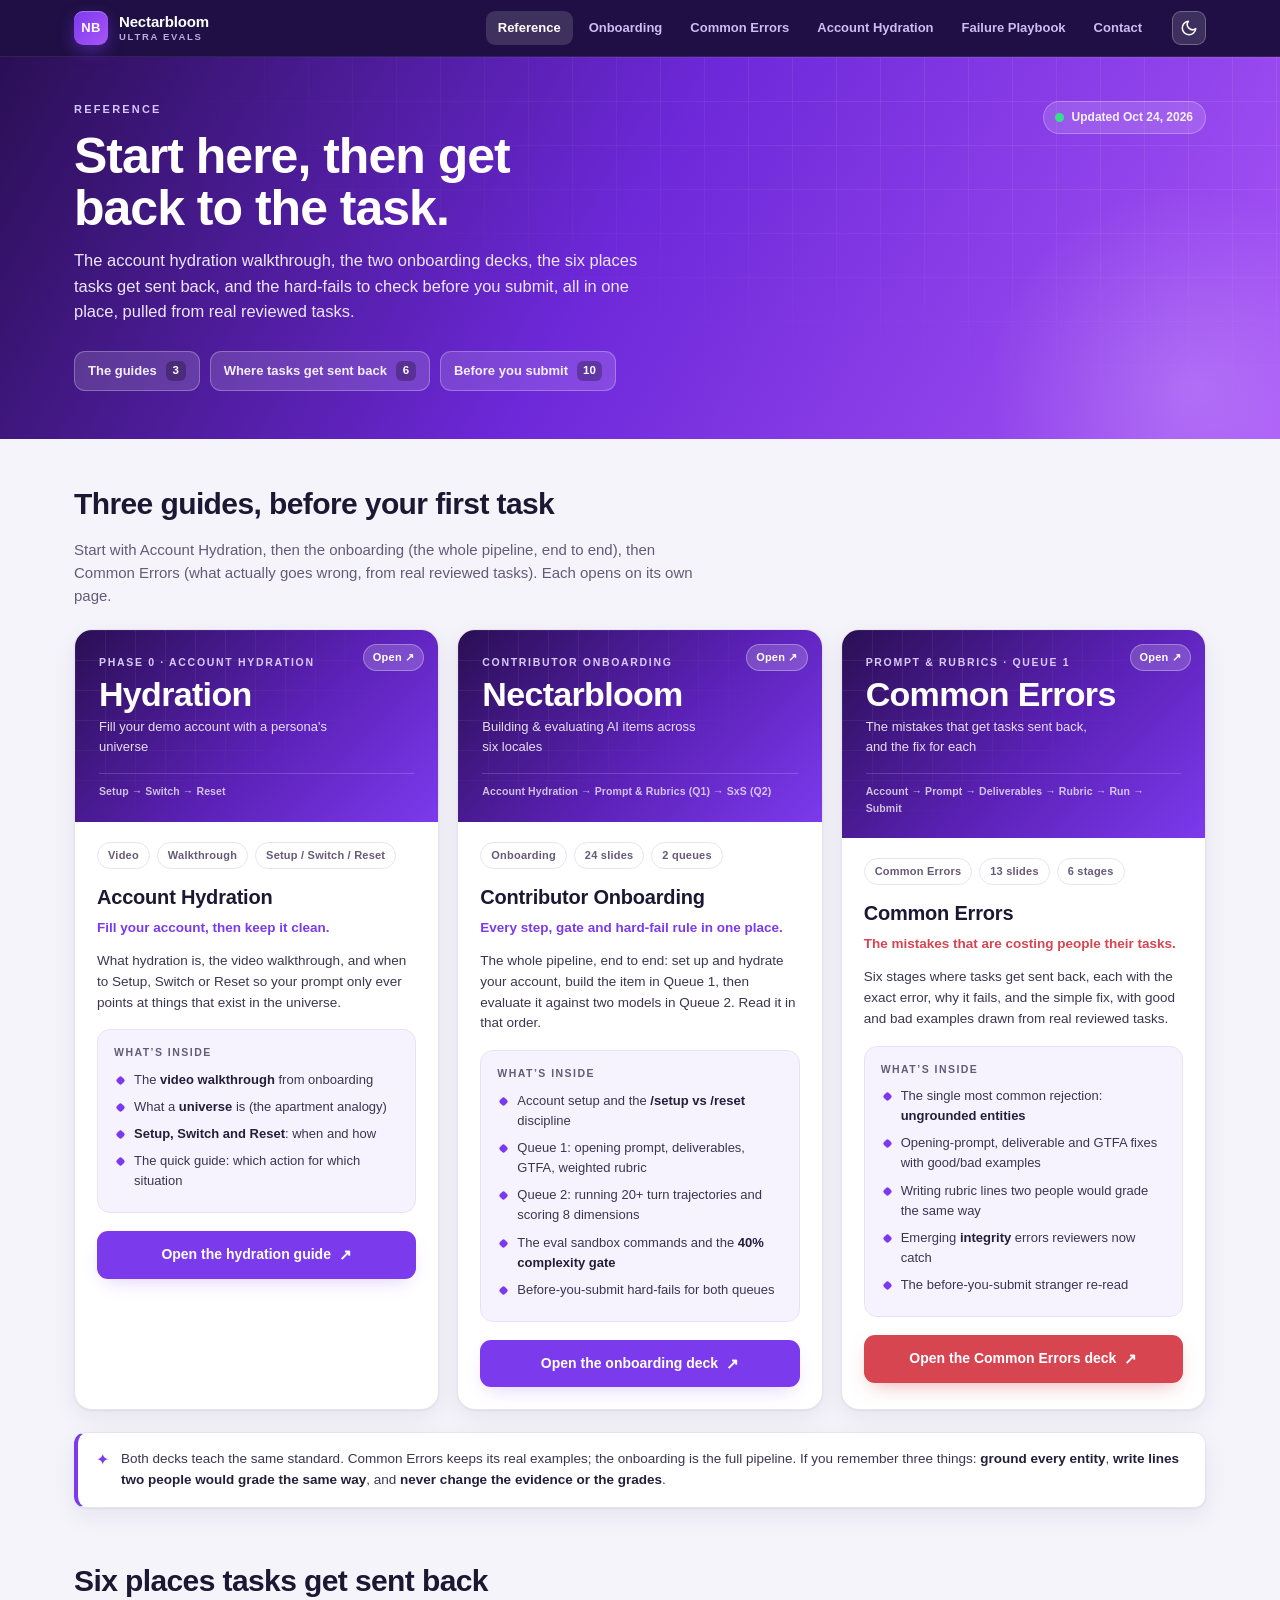
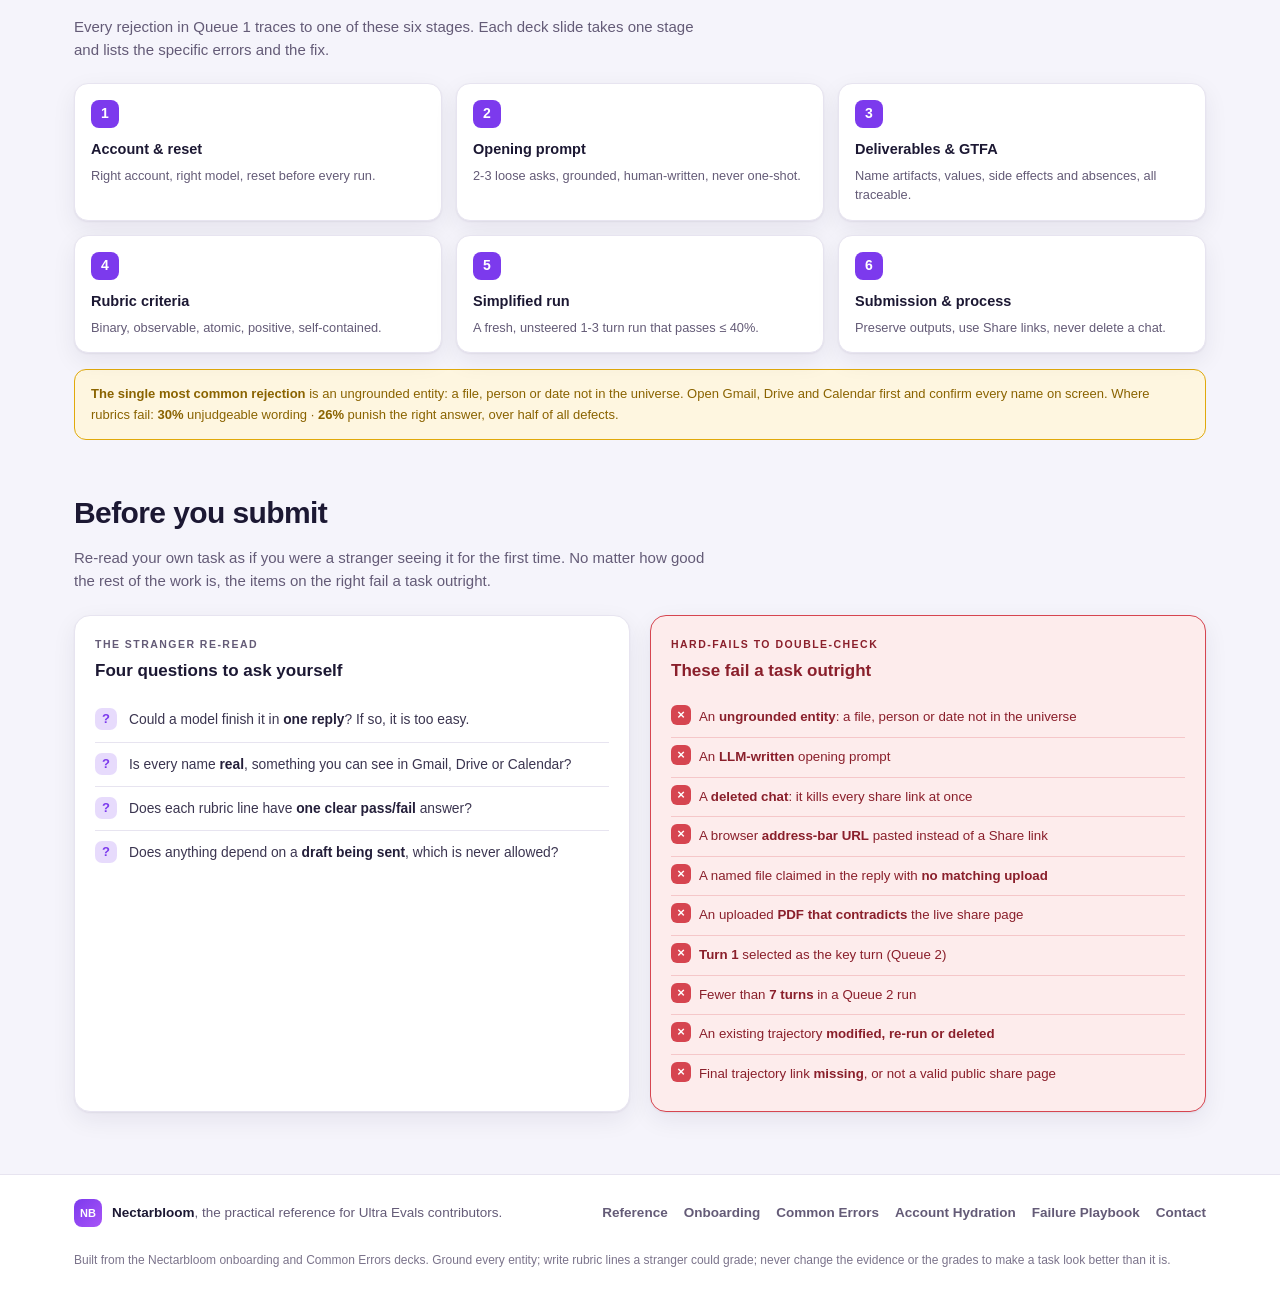
<file: index.html>
<!DOCTYPE html>
<html lang="en">
<head>
<meta charset="utf-8">
<link rel="icon" type="image/svg+xml" href="assets/favicon.svg">
<meta name="viewport" content="width=device-width, initial-scale=1">
<title>Nectarbloom (Ultra Evals) Reference</title>
<meta name="description" content="The practical reference for Nectarbloom (Ultra Evals) contributors: the two onboarding decks, the six places tasks get sent back, and the hard-fails to check before you submit.">
<style>
  :root {
    --bg: #f5f4fb;
    --panel: #ffffff;
    --ink: #1c1833;
    --muted: #645b77;
    --line: #e7e4f0;
    --brand: #7c3aed;
    --brand-2: #a855f7;
    --brand-ring: rgba(124,58,237,.18);
    --brand-glow: rgba(124,58,237,.28);
    --fail-bg: #fdecec; --fail-line: #d64550; --fail-ink: #8a1f2b;
    --warn-bg: #fef6e0; --warn-line: #e0a90b; --warn-ink: #8a6300;
    --pass-bg: #e8f5ec; --pass-line: #2f9e57; --pass-ink: #1c6b3c;
    --shadow: 0 1px 2px rgba(30,20,60,.06), 0 8px 24px rgba(30,20,60,.07);
    --shadow-lift: 0 2px 6px rgba(30,20,60,.08), 0 20px 42px -18px rgba(30,20,60,.32);
    --hover: #faf8ff;
    --input-bg: #ffffff;
    --chip-bg: #ffffff;
    --inside-bg: #f6f3ff;
    --notes-ink: #3b3550;
    --notes-strong: #241f3a;
    --nav-bg: #1f0f44;
    --hero-sub: #ece7ff;
    --hero-grad: linear-gradient(120deg, #2a0f54 0%, #6d28d9 48%, #a855f7 100%);
    --hero-tile: rgba(255,255,255,.14);
    --hero-tile-line: rgba(255,255,255,.26);
    --hero-grid: rgba(255,255,255,.07);
    --cover-grad: linear-gradient(135deg, #2a0f54 0%, #5b21b6 55%, #7c3aed 100%);
  }
  html[data-theme="dark"] {
    --bg: #0e0f1a;
    --panel: #171826;
    --ink: #e9e7f5;
    --muted: #9b94b4;
    --line: #272637;
    --brand: #a78bfa;
    --brand-2: #c4b5fd;
    --brand-ring: rgba(167,139,250,.25);
    --brand-glow: rgba(167,139,250,.30);
    --fail-bg: rgba(214,69,80,.16); --fail-line: #e26770; --fail-ink: #ffb9bd;
    --warn-bg: rgba(224,169,11,.16); --warn-line: #e4ba42; --warn-ink: #ffdd93;
    --pass-bg: rgba(47,158,87,.18); --pass-line: #49c67d; --pass-ink: #9ee9bb;
    --shadow: 0 1px 2px rgba(0,0,0,.5), 0 10px 30px rgba(0,0,0,.4);
    --shadow-lift: 0 2px 6px rgba(0,0,0,.5), 0 22px 46px -18px rgba(0,0,0,.6);
    --hover: #1d1e2f;
    --input-bg: #12121f;
    --chip-bg: #1b1b2a;
    --inside-bg: #1b1733;
    --notes-ink: #c4bed8;
    --notes-strong: #ece9f8;
    --nav-bg: #150c2e;
    --hero-sub: #ece7ff;
    --hero-grad: linear-gradient(120deg, #1e0b3d 0%, #5b21b6 48%, #7c3aed 100%);
    --hero-tile: rgba(255,255,255,.12);
    --hero-tile-line: rgba(255,255,255,.22);
    --hero-grid: rgba(255,255,255,.06);
    --cover-grad: linear-gradient(135deg, #1b0937 0%, #4c1d95 55%, #6d28d9 100%);
  }
  * { box-sizing: border-box; }
  html { scroll-behavior: smooth; }
  body {
    margin: 0; background: var(--bg); color: var(--ink);
    font: 15px/1.55 -apple-system, BlinkMacSystemFont, "Segoe UI", Roboto, Helvetica, Arial, sans-serif;
    -webkit-font-smoothing: antialiased; text-rendering: optimizeLegibility;
  }
  a { color: var(--brand); text-decoration: none; }
  .wrap { max-width: 1180px; margin: 0 auto; padding: 0 24px; }

  /* ---- Top nav ---- */
  .nav {
    position: sticky; top: 0; z-index: 50; background: var(--nav-bg);
    border-bottom: 1px solid rgba(255,255,255,.08);
  }
  .nav-inner {
    max-width: 1180px; margin: 0 auto; padding: 11px 24px;
    display: flex; align-items: center; gap: 18px;
  }
  .nav-brand { display: flex; align-items: center; gap: 11px; margin-right: auto; min-width: 0; }
  .nav-logo {
    flex: none; width: 34px; height: 34px; border-radius: 9px; display: grid; place-items: center;
    font-weight: 800; font-size: 13px; color: #fff; letter-spacing: .02em;
    background: linear-gradient(135deg, #7c3aed, #a855f7);
    box-shadow: inset 0 1px 0 rgba(255,255,255,.28), 0 6px 16px rgba(124,58,237,.45);
  }
  .nav-name { display: flex; flex-direction: column; line-height: 1.1; min-width: 0; }
  .nav-name b { color: #fff; font-size: 15px; font-weight: 800; letter-spacing: -.01em; }
  .nav-name span { color: #b9a9e6; font-size: 9.5px; font-weight: 700; letter-spacing: .18em; text-transform: uppercase; margin-top: 2px; }
  .nav-tabs { display: flex; align-items: center; gap: 4px; }
  .nav-tab {
    color: #cbbdf0; font-size: 13px; font-weight: 600; padding: 7px 12px; border-radius: 9px;
    white-space: nowrap; transition: background .16s, color .16s;
  }
  .nav-tab:hover { color: #fff; background: rgba(255,255,255,.08); }
  .nav-tab.active { color: #fff; background: rgba(255,255,255,.14); }
  .theme-toggle {
    flex: none; width: 34px; height: 34px; border-radius: 9px; cursor: pointer; color: #fff; display: grid; place-items: center;
    background: var(--hero-tile); border: 1px solid var(--hero-tile-line); transition: background .18s, transform .18s;
  }
  .theme-toggle:hover { background: rgba(255,255,255,.24); transform: translateY(-1px); }
  .theme-toggle svg { display: none; }
  html[data-theme="light"] .theme-toggle .i-moon { display: block; }
  html[data-theme="dark"]  .theme-toggle .i-sun  { display: block; }

  /* ---- Hero ---- */
  header.hero {
    position: relative; overflow: hidden; color: #fff;
    background: var(--hero-grad); padding: 44px 0 48px;
  }
  header.hero::before {
    content: ""; position: absolute; inset: 0; pointer-events: none;
    background:
      linear-gradient(var(--hero-grid) 1px, transparent 1px),
      linear-gradient(90deg, var(--hero-grid) 1px, transparent 1px);
    background-size: 44px 44px, 44px 44px;
    -webkit-mask-image: radial-gradient(120% 120% at 100% 0, #000 30%, transparent 75%);
            mask-image: radial-gradient(120% 120% at 100% 0, #000 30%, transparent 75%);
  }
  header.hero::after {
    content: ""; position: absolute; right: -140px; bottom: -180px; width: 460px; height: 460px;
    pointer-events: none; border-radius: 50%;
    background: radial-gradient(circle, rgba(255,255,255,.18), transparent 62%);
  }
  .hero-inner { position: relative; z-index: 1; display: flex; justify-content: space-between; align-items: flex-start; gap: 24px; flex-wrap: wrap; }
  .hero-eyebrow { font-size: 11px; font-weight: 800; letter-spacing: .2em; text-transform: uppercase; color: #d6c6ff; }
  .hero-title { margin: 12px 0 0; font-weight: 800; line-height: 1.04; letter-spacing: -.02em; font-size: clamp(30px, 4.4vw, 50px); max-width: 16ch; }
  .hero-sub { margin: 14px 0 0; color: var(--hero-sub); font-size: clamp(14px, 1.5vw, 16.5px); max-width: 62ch; font-weight: 500; }
  .updated {
    display: inline-flex; align-items: center; gap: 8px; white-space: nowrap;
    padding: 6px 12px 6px 11px; border-radius: 999px;
    background: var(--hero-tile); border: 1px solid var(--hero-tile-line); color: #f3efff; font-size: 12px; font-weight: 600;
  }
  .live-dot { width: 9px; height: 9px; border-radius: 50%; background: #34e08a; flex: none; box-shadow: 0 0 0 0 rgba(52,224,138,.7); animation: pulse 1.5s ease-in-out infinite; }
  @keyframes pulse { 0% { box-shadow: 0 0 0 0 rgba(52,224,138,.65); opacity: 1; } 70% { box-shadow: 0 0 0 8px rgba(52,224,138,0); opacity: .45; } 100% { box-shadow: 0 0 0 0 rgba(52,224,138,0); opacity: 1; } }
  @media (prefers-reduced-motion: reduce) { .live-dot { animation: none; } }

  .pills { display: flex; gap: 10px; flex-wrap: wrap; margin-top: 26px; position: relative; z-index: 1; }
  .pill {
    display: inline-flex; align-items: center; gap: 9px; padding: 9px 13px; border-radius: 11px;
    background: var(--hero-tile); border: 1px solid var(--hero-tile-line); color: #f3efff;
    font-size: 13px; font-weight: 700; transition: background .16s, transform .16s, border-color .16s;
  }
  .pill:hover { background: rgba(255,255,255,.26); transform: translateY(-1px); }
  .pill .cnt { display: inline-grid; place-items: center; min-width: 20px; height: 20px; padding: 0 6px; border-radius: 6px; background: rgba(0,0,0,.26); color: #fff; font-size: 11.5px; font-weight: 800; }

  /* ---- Sections ---- */
  main { padding: 10px 0 20px; }
  .sec { padding: 42px 0 8px; scroll-margin-top: 70px; }
  .section-head { margin-bottom: 22px; }
  .section-head h2 { margin: 0; font-size: clamp(22px, 2.6vw, 30px); font-weight: 800; letter-spacing: -.02em; }
  .section-head .lead { margin: 10px 0 0; color: var(--muted); font-size: 15px; max-width: 76ch; }

  /* ---- Deck cards ---- */
  .cards { display: grid; grid-template-columns: repeat(3, 1fr); gap: 18px; }
  .deck-card { background: var(--panel); border: 1px solid var(--line); border-radius: 18px; box-shadow: var(--shadow); overflow: hidden; display: flex; flex-direction: column; transition: transform .2s ease, box-shadow .2s ease, border-color .2s ease; }
  .deck-card:hover { transform: translateY(-3px); box-shadow: var(--shadow-lift); border-color: var(--brand-2); }
  .deck-cover {
    position: relative; display: flex; flex-direction: column; gap: 6px; justify-content: center;
    min-height: 186px; padding: 24px 24px 22px; color: #fff; background: var(--cover-grad); overflow: hidden;
  }
  .deck-cover::before {
    content: ""; position: absolute; inset: 0; pointer-events: none;
    background: linear-gradient(rgba(255,255,255,.06) 1px, transparent 1px), linear-gradient(90deg, rgba(255,255,255,.06) 1px, transparent 1px);
    background-size: 30px 30px, 30px 30px;
    -webkit-mask-image: radial-gradient(120% 130% at 0 0, #000 35%, transparent 78%);
            mask-image: radial-gradient(120% 130% at 0 0, #000 35%, transparent 78%);
  }
  .deck-cover > * { position: relative; z-index: 1; }
  .open-badge { position: absolute; top: 14px; right: 14px; z-index: 2; display: inline-flex; align-items: center; gap: 4px; padding: 4px 9px; border-radius: 999px; background: rgba(255,255,255,.18); border: 1px solid rgba(255,255,255,.3); font-size: 11px; font-weight: 700; letter-spacing: .02em; color: #fff; }
  .cover-kicker { font-size: 10.5px; font-weight: 800; letter-spacing: .16em; text-transform: uppercase; color: #d9c9ff; }
  .cover-big { font-size: 34px; font-weight: 800; letter-spacing: -.02em; line-height: 1.02; }
  .cover-sub { font-size: 13px; color: rgba(255,255,255,.86); max-width: 32ch; }
  .cover-strip { margin-top: 10px; font-size: 10.5px; font-weight: 600; letter-spacing: .01em; color: rgba(255,255,255,.72); border-top: 1px solid rgba(255,255,255,.16); padding-top: 9px; }

  .deck-body { padding: 20px 22px 22px; display: flex; flex-direction: column; flex: 1; }
  .deck-meta { display: flex; gap: 7px; flex-wrap: wrap; margin-bottom: 13px; }
  .deck-chip { font-size: 11px; font-weight: 700; letter-spacing: .02em; color: var(--muted); background: var(--chip-bg); border: 1px solid var(--line); padding: 4px 10px; border-radius: 999px; }
  .deck-title { margin: 0; font-size: 20px; font-weight: 800; letter-spacing: -.01em; }
  .deck-subtitle { margin: 5px 0 0; font-size: 13.5px; font-weight: 700; }
  .deck-subtitle.violet { color: var(--brand); }
  .deck-subtitle.rose { color: var(--fail-line); }
  .deck-desc { margin: 12px 0 0; color: var(--notes-ink); font-size: 13.5px; }
  .inside { margin: 16px 0 0; background: var(--inside-bg); border: 1px solid var(--line); border-radius: 13px; padding: 14px 16px; }
  .inside-label { font-size: 10.5px; font-weight: 800; letter-spacing: .14em; text-transform: uppercase; color: var(--muted); margin-bottom: 9px; }
  .inside ul { margin: 0; padding: 0; list-style: none; }
  .inside li { position: relative; padding-left: 20px; margin: 7px 0; font-size: 13px; color: var(--notes-ink); }
  .inside li::before { content: ""; position: absolute; left: 3px; top: 7px; width: 7px; height: 7px; border-radius: 2px; background: var(--brand); transform: rotate(45deg); }
  .inside li b { color: var(--notes-strong); font-weight: 700; }
  .deck-btn { margin-top: 18px; display: inline-flex; align-items: center; justify-content: center; gap: 8px; padding: 12px 16px; border-radius: 11px; background: var(--brand); color: #fff; font-size: 14px; font-weight: 700; box-shadow: 0 8px 20px -8px var(--brand-glow); transition: transform .16s, box-shadow .16s, filter .16s; }
  .deck-btn:hover { transform: translateY(-1px); filter: brightness(1.05); box-shadow: 0 12px 26px -10px var(--brand-glow); }
  .deck-btn.rose { background: var(--fail-line); box-shadow: 0 8px 20px -8px rgba(214,69,80,.5); }
  .deck-btn span { font-size: 15px; }

  .callout { margin-top: 22px; display: flex; gap: 12px; align-items: flex-start; background: var(--panel); border: 1px solid var(--line); border-left: 4px solid var(--brand); border-radius: 12px; padding: 16px 18px; color: var(--notes-ink); font-size: 13.5px; box-shadow: var(--shadow); }
  .callout b { color: var(--notes-strong); }
  .callout-ic { color: var(--brand); font-size: 16px; line-height: 1.4; flex: none; }

  /* ---- Stages ---- */
  .stages { list-style: none; margin: 0; padding: 0; display: grid; grid-template-columns: 1fr 1fr 1fr; gap: 14px; }
  .stage { background: var(--panel); border: 1px solid var(--line); border-radius: 14px; padding: 16px 16px 15px; box-shadow: var(--shadow); transition: transform .18s ease, border-color .18s ease; }
  .stage:hover { transform: translateY(-2px); border-color: var(--brand-2); }
  .stage .num { display: inline-grid; place-items: center; width: 28px; height: 28px; border-radius: 8px; background: var(--brand); color: #fff; font-weight: 800; font-size: 14px; margin-bottom: 10px; }
  .stage h3 { margin: 0 0 5px; font-size: 14.5px; font-weight: 800; }
  .stage p { margin: 0; color: var(--muted); font-size: 12.8px; }
  .stages-note { margin: 16px 0 0; background: var(--warn-bg); border: 1px solid var(--warn-line); border-radius: 12px; padding: 14px 16px; color: var(--warn-ink); font-size: 13px; }
  .stages-note b { color: var(--warn-ink); font-weight: 800; }

  /* ---- Before you submit ---- */
  .submit-grid { display: grid; grid-template-columns: 1fr 1fr; gap: 20px; }
  .panel { background: var(--panel); border: 1px solid var(--line); border-radius: 16px; padding: 20px 20px 18px; box-shadow: var(--shadow); }
  .panel-label { font-size: 10.5px; font-weight: 800; letter-spacing: .14em; text-transform: uppercase; color: var(--muted); }
  .panel h3 { margin: 6px 0 14px; font-size: 17px; font-weight: 800; }
  .reread-list { list-style: none; margin: 0; padding: 0; }
  .reread-list li { position: relative; padding: 11px 0 11px 34px; border-top: 1px solid var(--line); font-size: 13.8px; color: var(--notes-ink); }
  .reread-list li:first-child { border-top: none; }
  .reread-list li::before { content: "?"; position: absolute; left: 0; top: 10px; width: 22px; height: 22px; border-radius: 7px; display: grid; place-items: center; background: var(--brand-ring); color: var(--brand); font-weight: 800; font-size: 13px; }
  .reread-list li b { color: var(--notes-strong); }
  .hardfails { background: var(--fail-bg); border-color: var(--fail-line); }
  .hardfails .panel-label, .hardfails h3 { color: var(--fail-ink); }
  .hf-list { list-style: none; margin: 0; padding: 0; }
  .hf-list li { position: relative; padding: 9px 0 9px 28px; font-size: 13.3px; color: var(--fail-ink); border-top: 1px solid rgba(214,69,80,.22); }
  .hf-list li:first-child { border-top: none; }
  .hf-list li::before { content: "\00d7"; position: absolute; left: 0; top: 7px; width: 20px; height: 20px; border-radius: 6px; display: grid; place-items: center; background: var(--fail-line); color: #fff; font-weight: 800; font-size: 13px; }
  .hf-list li b { font-weight: 800; }

  /* ---- Footer ---- */
  .foot { margin-top: 54px; border-top: 1px solid var(--line); background: var(--panel); }
  .foot-inner { max-width: 1180px; margin: 0 auto; padding: 24px; display: flex; justify-content: space-between; align-items: center; gap: 16px; flex-wrap: wrap; }
  .foot-brand { display: flex; align-items: center; gap: 10px; color: var(--muted); font-size: 13.5px; }
  .foot-brand b { color: var(--ink); }
  .foot-logo { flex: none; width: 28px; height: 28px; border-radius: 8px; display: grid; place-items: center; font-weight: 800; font-size: 11px; color: #fff; background: linear-gradient(135deg, #7c3aed, #a855f7); }
  .foot-links { display: flex; gap: 16px; flex-wrap: wrap; }
  .foot-links a { color: var(--muted); font-size: 13.5px; font-weight: 600; }
  .foot-links a:hover { color: var(--brand); }
  .foot-note { max-width: 1180px; margin: 0 auto; padding: 0 24px 26px; color: var(--muted); font-size: 12px; opacity: .85; }

  /* ---- Responsive ---- */
  @media (max-width: 900px) {
    .cards { grid-template-columns: 1fr; }
    .stages { grid-template-columns: 1fr 1fr; }
    .submit-grid { grid-template-columns: 1fr; }
    .nav-tabs { display: none; }
  }
  @media (max-width: 560px) {
    .stages { grid-template-columns: 1fr; }
    .wrap, .nav-inner, .foot-inner, .foot-note { padding-left: 16px; padding-right: 16px; }
    header.hero { padding: 32px 0 36px; }
  }
</style>
<script>
(function(){try{var s=localStorage.getItem('qc-theme');var d=s||((window.matchMedia&&matchMedia('(prefers-color-scheme: dark)').matches)?'dark':'light');document.documentElement.setAttribute('data-theme',d);}catch(e){document.documentElement.setAttribute('data-theme','light');}})();
</script>
</head>
<body>

<nav class="nav">
  <div class="nav-inner">
    <a class="nav-brand" href="#top">
      <span class="nav-logo">NB</span>
      <span class="nav-name"><b>Nectarbloom</b><span>Ultra Evals</span></span>
    </a>
    <div class="nav-tabs">
      <a class="nav-tab active" href="#top">Reference</a>
      <a class="nav-tab" href="onboarding.html">Onboarding</a>
      <a class="nav-tab" href="common-errors.html">Common Errors</a>
      <a class="nav-tab" href="hydration.html">Account Hydration</a>
      <a class="nav-tab" href="failure-playbook.html">Failure Playbook</a>
      <a class="nav-tab" href="contact.html">Contact</a>
    </div>
    <button class="theme-toggle" id="themeToggle" type="button" title="Toggle light / dark" aria-label="Toggle light / dark">
      <svg class="i-sun" width="18" height="18" viewBox="0 0 24 24" fill="none" stroke="currentColor" stroke-width="2" stroke-linecap="round" stroke-linejoin="round"><circle cx="12" cy="12" r="4"/><path d="M12 2v2M12 20v2M4.9 4.9l1.4 1.4M17.7 17.7l1.4 1.4M2 12h2M20 12h2M4.9 19.1l1.4-1.4M17.7 6.3l1.4-1.4"/></svg>
      <svg class="i-moon" width="18" height="18" viewBox="0 0 24 24" fill="none" stroke="currentColor" stroke-width="2" stroke-linecap="round" stroke-linejoin="round"><path d="M21 12.8A9 9 0 1 1 11.2 3a7 7 0 0 0 9.8 9.8z"/></svg>
    </button>
  </div>
</nav>

<header class="hero" id="top">
  <div class="wrap hero-inner">
    <div class="hero-main">
      <div class="hero-eyebrow">Reference</div>
      <h1 class="hero-title">Start here, then get back to the task.</h1>
      <p class="hero-sub">The account hydration walkthrough, the two onboarding decks, the six places tasks get sent back, and the hard-fails to check before you submit, all in one place, pulled from real reviewed tasks.</p>
      <nav class="pills" aria-label="On this page">
        <a class="pill" href="#guides">The guides <span class="cnt">3</span></a>
        <a class="pill" href="#stages">Where tasks get sent back <span class="cnt">6</span></a>
        <a class="pill" href="#submit">Before you submit <span class="cnt">10</span></a>
      </nav>
    </div>
    <div class="hero-side">
      <div class="updated"><span class="live-dot"></span>Updated Oct 24, 2026</div>
    </div>
  </div>
</header>

<main class="wrap">

  <!-- ============ GUIDES ============ -->
  <section id="guides" class="sec">
    <div class="section-head">
      <h2>Three guides, before your first task</h2>
      <p class="lead">Start with Account Hydration, then the onboarding (the whole pipeline, end to end), then Common Errors (what actually goes wrong, from real reviewed tasks). Each opens on its own page.</p>
    </div>

    <div class="cards">
      <!-- Account Hydration -->
      <article class="deck-card">
        <a class="deck-cover" href="hydration.html" aria-label="Open the Account Hydration guide">
          <span class="open-badge">Open &#8599;</span>
          <span class="cover-kicker">Phase 0 &middot; Account Hydration</span>
          <span class="cover-big">Hydration</span>
          <span class="cover-sub">Fill your demo account with a persona's universe</span>
          <span class="cover-strip">Setup &#8594; Switch &#8594; Reset</span>
        </a>
        <div class="deck-body">
          <div class="deck-meta">
            <span class="deck-chip">Video</span>
            <span class="deck-chip">Walkthrough</span>
            <span class="deck-chip">Setup / Switch / Reset</span>
          </div>
          <h3 class="deck-title">Account Hydration</h3>
          <p class="deck-subtitle violet">Fill your account, then keep it clean.</p>
          <p class="deck-desc">What hydration is, the video walkthrough, and when to Setup, Switch or Reset so your prompt only ever points at things that exist in the universe.</p>
          <div class="inside">
            <div class="inside-label">What&#8217;s inside</div>
            <ul>
              <li>The <b>video walkthrough</b> from onboarding</li>
              <li>What a <b>universe</b> is (the apartment analogy)</li>
              <li><b>Setup, Switch and Reset</b>: when and how</li>
              <li>The quick guide: which action for which situation</li>
            </ul>
          </div>
          <a class="deck-btn" href="hydration.html">Open the hydration guide <span>&#8599;</span></a>
        </div>
      </article>

      <!-- Onboarding -->
      <article class="deck-card">
        <a class="deck-cover" href="onboarding.html" aria-label="Open the Contributor Onboarding deck">
          <span class="open-badge">Open &#8599;</span>
          <span class="cover-kicker">Contributor Onboarding</span>
          <span class="cover-big">Nectarbloom</span>
          <span class="cover-sub">Building &amp; evaluating AI items across six locales</span>
          <span class="cover-strip">Account Hydration &#8594; Prompt &amp; Rubrics (Q1) &#8594; SxS (Q2)</span>
        </a>
        <div class="deck-body">
          <div class="deck-meta">
            <span class="deck-chip">Onboarding</span>
            <span class="deck-chip">24 slides</span>
            <span class="deck-chip">2 queues</span>
          </div>
          <h3 class="deck-title">Contributor Onboarding</h3>
          <p class="deck-subtitle violet">Every step, gate and hard-fail rule in one place.</p>
          <p class="deck-desc">The whole pipeline, end to end: set up and hydrate your account, build the item in Queue 1, then evaluate it against two models in Queue 2. Read it in that order.</p>
          <div class="inside">
            <div class="inside-label">What&#8217;s inside</div>
            <ul>
              <li>Account setup and the <b>/setup vs /reset</b> discipline</li>
              <li>Queue 1: opening prompt, deliverables, GTFA, weighted rubric</li>
              <li>Queue 2: running 20+ turn trajectories and scoring 8 dimensions</li>
              <li>The eval sandbox commands and the <b>40% complexity gate</b></li>
              <li>Before-you-submit hard-fails for both queues</li>
            </ul>
          </div>
          <a class="deck-btn" href="onboarding.html">Open the onboarding deck <span>&#8599;</span></a>
        </div>
      </article>

      <!-- Common Errors -->
      <article class="deck-card">
        <a class="deck-cover" href="common-errors.html" aria-label="Open the Common Errors deck">
          <span class="open-badge">Open &#8599;</span>
          <span class="cover-kicker">Prompt &amp; Rubrics &middot; Queue 1</span>
          <span class="cover-big">Common Errors</span>
          <span class="cover-sub">The mistakes that get tasks sent back, and the fix for each</span>
          <span class="cover-strip">Account &#8594; Prompt &#8594; Deliverables &#8594; Rubric &#8594; Run &#8594; Submit</span>
        </a>
        <div class="deck-body">
          <div class="deck-meta">
            <span class="deck-chip">Common Errors</span>
            <span class="deck-chip">13 slides</span>
            <span class="deck-chip">6 stages</span>
          </div>
          <h3 class="deck-title">Common Errors</h3>
          <p class="deck-subtitle rose">The mistakes that are costing people their tasks.</p>
          <p class="deck-desc">Six stages where tasks get sent back, each with the exact error, why it fails, and the simple fix, with good and bad examples drawn from real reviewed tasks.</p>
          <div class="inside">
            <div class="inside-label">What&#8217;s inside</div>
            <ul>
              <li>The single most common rejection: <b>ungrounded entities</b></li>
              <li>Opening-prompt, deliverable and GTFA fixes with good/bad examples</li>
              <li>Writing rubric lines two people would grade the same way</li>
              <li>Emerging <b>integrity</b> errors reviewers now catch</li>
              <li>The before-you-submit stranger re-read</li>
            </ul>
          </div>
          <a class="deck-btn rose" href="common-errors.html">Open the Common Errors deck <span>&#8599;</span></a>
        </div>
      </article>
    </div>

    <div class="callout">
      <span class="callout-ic">&#10022;</span>
      <div>Both decks teach the same standard. Common Errors keeps its real examples; the onboarding is the full pipeline. If you remember three things: <b>ground every entity</b>, <b>write lines two people would grade the same way</b>, and <b>never change the evidence or the grades</b>.</div>
    </div>
  </section>

  <!-- ============ STAGES ============ -->
  <section id="stages" class="sec">
    <div class="section-head">
      <h2>Six places tasks get sent back</h2>
      <p class="lead">Every rejection in Queue 1 traces to one of these six stages. Each deck slide takes one stage and lists the specific errors and the fix.</p>
    </div>
    <ol class="stages">
      <li class="stage"><span class="num">1</span><h3>Account &amp; reset</h3><p>Right account, right model, reset before every run.</p></li>
      <li class="stage"><span class="num">2</span><h3>Opening prompt</h3><p>2-3 loose asks, grounded, human-written, never one-shot.</p></li>
      <li class="stage"><span class="num">3</span><h3>Deliverables &amp; GTFA</h3><p>Name artifacts, values, side effects and absences, all traceable.</p></li>
      <li class="stage"><span class="num">4</span><h3>Rubric criteria</h3><p>Binary, observable, atomic, positive, self-contained.</p></li>
      <li class="stage"><span class="num">5</span><h3>Simplified run</h3><p>A fresh, unsteered 1-3 turn run that passes &#8804; 40%.</p></li>
      <li class="stage"><span class="num">6</span><h3>Submission &amp; process</h3><p>Preserve outputs, use Share links, never delete a chat.</p></li>
    </ol>
    <p class="stages-note"><b>The single most common rejection</b> is an ungrounded entity: a file, person or date not in the universe. Open Gmail, Drive and Calendar first and confirm every name on screen. Where rubrics fail: <b>30%</b> unjudgeable wording &middot; <b>26%</b> punish the right answer, over half of all defects.</p>
  </section>

  <!-- ============ BEFORE YOU SUBMIT ============ -->
  <section id="submit" class="sec">
    <div class="section-head">
      <h2>Before you submit</h2>
      <p class="lead">Re-read your own task as if you were a stranger seeing it for the first time. No matter how good the rest of the work is, the items on the right fail a task outright.</p>
    </div>
    <div class="submit-grid">
      <div class="panel">
        <div class="panel-label">The stranger re-read</div>
        <h3>Four questions to ask yourself</h3>
        <ul class="reread-list">
          <li>Could a model finish it in <b>one reply</b>? If so, it is too easy.</li>
          <li>Is every name <b>real</b>, something you can see in Gmail, Drive or Calendar?</li>
          <li>Does each rubric line have <b>one clear pass/fail</b> answer?</li>
          <li>Does anything depend on a <b>draft being sent</b>, which is never allowed?</li>
        </ul>
      </div>
      <div class="panel hardfails">
        <div class="panel-label">Hard-fails to double-check</div>
        <h3>These fail a task outright</h3>
        <ul class="hf-list">
          <li>An <b>ungrounded entity</b>: a file, person or date not in the universe</li>
          <li>An <b>LLM-written</b> opening prompt</li>
          <li>A <b>deleted chat</b>: it kills every share link at once</li>
          <li>A browser <b>address-bar URL</b> pasted instead of a Share link</li>
          <li>A named file claimed in the reply with <b>no matching upload</b></li>
          <li>An uploaded <b>PDF that contradicts</b> the live share page</li>
          <li><b>Turn 1</b> selected as the key turn (Queue 2)</li>
          <li>Fewer than <b>7 turns</b> in a Queue 2 run</li>
          <li>An existing trajectory <b>modified, re-run or deleted</b></li>
          <li>Final trajectory link <b>missing</b>, or not a valid public share page</li>
        </ul>
      </div>
    </div>
  </section>

</main>

<footer class="foot">
  <div class="foot-inner">
    <div class="foot-brand"><span class="foot-logo">NB</span><span><b>Nectarbloom</b>, the practical reference for Ultra Evals contributors.</span></div>
    <nav class="foot-links">
      <a href="#top">Reference</a>
      <a href="onboarding.html">Onboarding</a>
      <a href="common-errors.html">Common Errors</a>
      <a href="hydration.html">Account Hydration</a>
      <a href="failure-playbook.html">Failure Playbook</a>
      <a href="contact.html">Contact</a>
    </nav>
  </div>
  <div class="foot-note">Built from the Nectarbloom onboarding and Common Errors decks. Ground every entity; write rubric lines a stranger could grade; never change the evidence or the grades to make a task look better than it is.</div>
</footer>

<script>
  var root = document.documentElement;
  var themeToggle = document.getElementById('themeToggle');
  if (themeToggle) themeToggle.addEventListener('click', function(){
    var next = root.getAttribute('data-theme') === 'dark' ? 'light' : 'dark';
    root.setAttribute('data-theme', next);
    try { localStorage.setItem('qc-theme', next); } catch (e) {}
  });
</script>
</body>
</html>
</file>
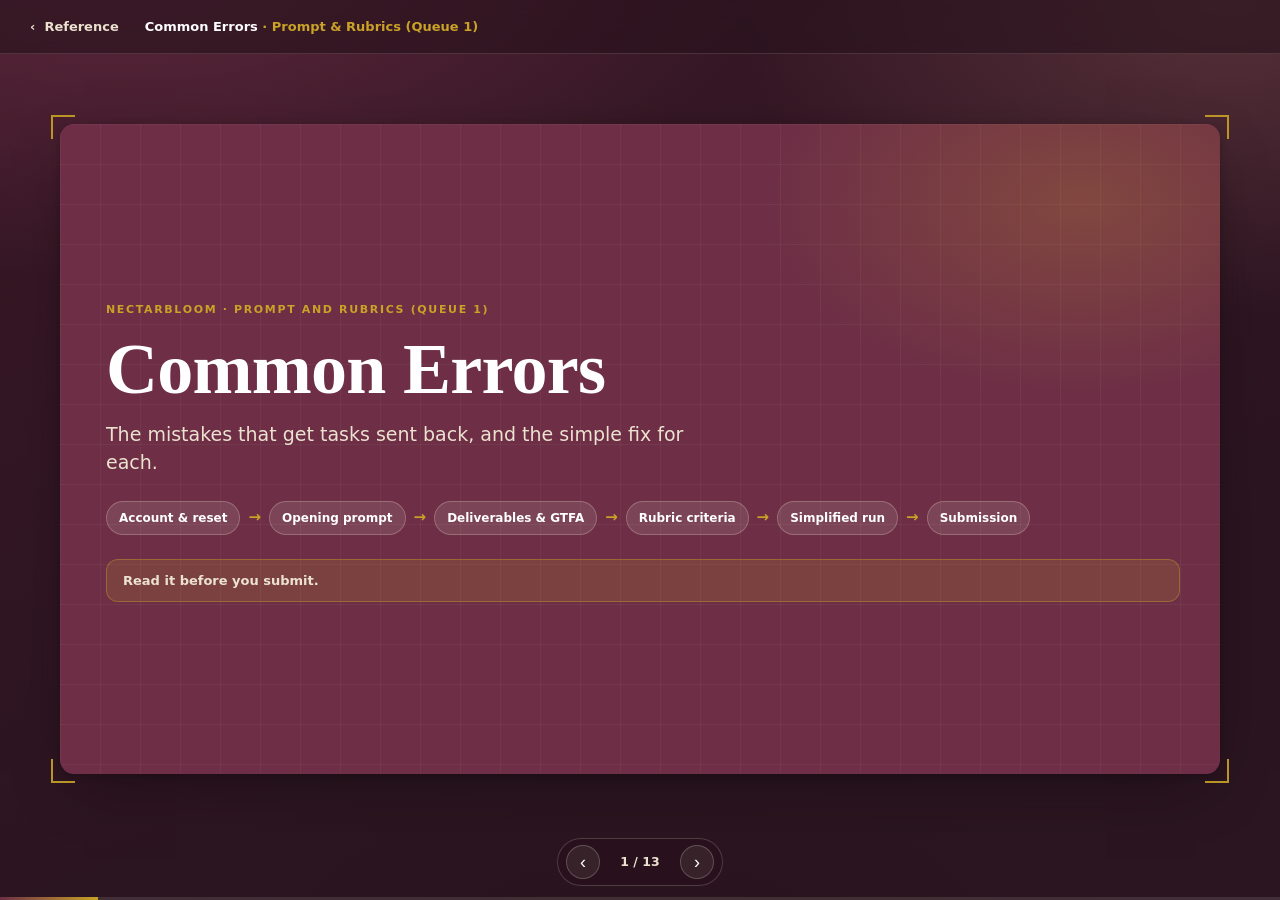
<file: common-errors.html>
<!DOCTYPE html>
<html lang="en">
<head>
<meta charset="utf-8">
<link rel="icon" type="image/svg+xml" href="assets/favicon.svg">
<meta name="viewport" content="width=device-width, initial-scale=1">
<title>Common Errors - Nectarbloom (Ultra Evals)</title>
<link rel="stylesheet" href="assets/deck.css">
</head>
<body>

<header class="topbar">
  <a class="back" href="index.html">&#8249;&nbsp; Reference</a>
  <div class="deck-name">Common Errors <span>&middot; Prompt &amp; Rubrics (Queue 1)</span></div>
</header>

<div class="stage">
  <div class="frame">
    <span class="br tl"></span><span class="br tr"></span><span class="br bl"></span><span class="br rb"></span>

    <!-- 1 - TITLE -->
    <section class="slide title active">
      <div class="s-eyebrow">Nectarbloom &middot; Prompt and Rubrics (Queue 1)</div>
      <h1 class="big">Common Errors</h1>
      <p class="lead">The mistakes that get tasks sent back, and the simple fix for each.</p>
      <div class="flow">
        <span class="step">Account &amp; reset</span><span class="arr">&#8594;</span>
        <span class="step">Opening prompt</span><span class="arr">&#8594;</span>
        <span class="step">Deliverables &amp; GTFA</span><span class="arr">&#8594;</span>
        <span class="step">Rubric criteria</span><span class="arr">&#8594;</span>
        <span class="step">Simplified run</span><span class="arr">&#8594;</span>
        <span class="step">Submission</span>
      </div>
      <div class="title-note">Read it before you submit.</div>
    </section>

    <!-- 2 - OVERVIEW -->
    <section class="slide">
      <div class="s-badge">Overview</div>
      <div class="s-head">
        <div class="s-eyebrow">Overview &middot; Where tasks get sent back</div>
        <h2 class="s-title">Six places tasks get sent back</h2>
        <p class="s-intro">Every rejection in this queue traces to one of six stages. Each slide that follows lists the specific errors, and the fix for each.</p>
      </div>
      <div class="s-body">
        <div class="ov-grid">
          <div class="ov-card"><span class="ov-num">1</span><h4>Account &amp; reset</h4><p>Right account, right model, reset before every run.</p></div>
          <div class="ov-card"><span class="ov-num">2</span><h4>Opening prompt</h4><p>2-3 loose asks, grounded, human-written, never one-shot.</p></div>
          <div class="ov-card"><span class="ov-num">3</span><h4>Deliverables &amp; GTFA</h4><p>Name artifacts, values, side effects and absences, all traceable.</p></div>
          <div class="ov-card"><span class="ov-num">4</span><h4>Rubric criteria</h4><p>Binary, observable, atomic, positive, self-contained.</p></div>
          <div class="ov-card"><span class="ov-num">5</span><h4>Simplified run</h4><p>A fresh, unsteered 1-3 turn run that passes &#8804; 40%.</p></div>
          <div class="ov-card"><span class="ov-num">6</span><h4>Submission &amp; process</h4><p>Preserve outputs, use Share links, never delete a chat.</p></div>
        </div>
      </div>
      <div class="callout"><b>The single most common rejection</b> is an ungrounded entity: a file, person or date that is not in the universe. Open Gmail, Drive and Calendar first and confirm every name on screen. Where rubrics fail: <b>30%</b> unjudgeable wording &middot; <b>26%</b> punish the right answer, over half of all defects.</div>
      <div class="s-foot"><span>Overview</span><span>Common Errors</span></div>
    </section>

    <!-- 3 - SECTION 1 -->
    <section class="slide">
      <div class="s-badge">Prompt &amp; Rubrics</div>
      <div class="s-head">
        <div class="s-eyebrow">Section 1 &middot; Demo account &amp; reset</div>
        <h2 class="s-title">Use the claimed account and reset at the right time</h2>
        <p class="s-intro">Claim your demo account at app.outlier.ai/demo-account-claim and use only that account. Reach out to the QMs in the War Room if it does not work.</p>
      </div>
      <div class="s-body">
        <table class="dtable">
          <thead><tr><th class="c-err">Error</th><th class="c-why">Why it fails</th><th class="c-fix">Fix</th></tr></thead>
          <tbody>
            <tr><td class="c-err">Wrong account</td><td class="c-why">Using your personal Gmail, your Outlier login, or an account from another queue breaks the task.</td><td class="c-fix">Sign in only with the demo account you claimed from the link above.</td></tr>
            <tr><td class="c-err">Wrong model</td><td class="c-why">Results are not valid if the custom model is not selected.</td><td class="c-fix">Select 3.8 Flash and set Thinking level to Low. If the options are not visible, flag it in the War Room.</td></tr>
            <tr><td class="c-err">Model not proven as 3.8 Flash</td><td class="c-why">The chat PDF says "Created with Auto", the screenshot is missing, or it is taken from an empty chat with no "custom" label.</td><td class="c-fix">Screenshot the custom selector (3.8 Flash, Thinking Low) before the run, and confirm the chat PDF shows the custom model.</td></tr>
            <tr><td class="c-err">Not resetting before the run</td><td class="c-why">Leftover files, drafts or events from earlier runs change the result.</td><td class="c-fix">Open the reset link, pick your account, tick the box and click Restore baseline.</td></tr>
            <tr><td class="c-err">Starting before reset finishes</td><td class="c-why">You run the model on a half-restored account.</td><td class="c-fix">Wait for the green "Your workspace is restored" message.</td></tr>
            <tr><td class="c-err">Resetting after the run</td><td class="c-why">It deletes the files and drafts you still have to upload and check.</td><td class="c-fix">Reset before a run. Save your evidence first.</td></tr>
          </tbody>
        </table>
      </div>
      <div class="callout"><b>Reset before a run, never after one.</b> Prove the model: screenshot the custom 3.8 Flash selector (Thinking Low) before the run.</div>
      <div class="s-foot"><span>Section 1 &middot; Account &amp; reset</span><span>Common Errors</span></div>
    </section>

    <!-- 4 - SECTION 2 -->
    <section class="slide">
      <div class="s-badge">Prompt &amp; Rubrics</div>
      <div class="s-head">
        <div class="s-eyebrow">Section 2 &middot; Opening prompt</div>
        <h2 class="s-title">A partial, grounded, human-written opener</h2>
        <p class="s-intro">The gap between what the opener states and what it withholds is the difficulty of the item. Give the model something to do, but not everything.</p>
      </div>
      <div class="s-body">
        <table class="dtable">
          <thead><tr><th class="c-err">Error</th><th class="c-why">Why it fails</th><th class="c-fix">Fix</th></tr></thead>
          <tbody>
            <tr><td class="c-err">No ask at all</td><td class="c-why">The prompt only describes a situation and never asks for anything. A failing issue.</td><td class="c-fix"><span class="ex"><span class="bad">Bad:</span> <em class="q">"I've been buried in the Q3 vendor review all week."</em></span><span class="ex"><span class="good">Good:</span> <em class="q">"...Can you help me work out which bids are solid before Friday?"</em></span></td></tr>
            <tr><td class="c-err">Asks for everything at once</td><td class="c-why">A strong model one-shots it, so a 20+ turn conversation never happens.</td><td class="c-fix"><span class="ex"><span class="bad">Bad:</span> <em class="q">"Make a one-page PDF of my March expenses and email it to my manager."</em></span><span class="ex"><span class="good">Good:</span> <em class="q">"My numbers are due Friday and the March figures feel off. Can you help?"</em></span></td></tr>
            <tr><td class="c-err">Ungrounded entity</td><td class="c-why">Names a file, person or date not in the universe. The most common rejection.</td><td class="c-fix">Open Gmail, Drive and Calendar first and confirm every name on screen.</td></tr>
            <tr><td class="c-err">Written or polished by an LLM</td><td class="c-why">Paste is disabled and you attest the text is your own.</td><td class="c-fix">Write it yourself, in your own words.</td></tr>
            <tr><td class="c-err">Wrong language or register</td><td class="c-why">A fully English opener on a fr/de item (loanwords are fine), or an English scenario translated into the locale, reads unnatural and restarts the item.</td><td class="c-fix">Write natively in the assigned locale from the start. Never "fix it in translation."</td></tr>
            <tr><td class="c-err">All deliverables in the opener</td><td class="c-why">Naming the file, numbers or email gives the answer away and the model one-shots it.</td><td class="c-fix">Describe the situation and the worry, not the output. Put the PDF, sheet and draft in Target Deliverables.</td></tr>
            <tr><td class="c-err">Contrived or stacked constraints</td><td class="c-why">The opener piles on rigid, unrealistic rules (exactly three tables, 15-minute blocks, legally-binding wording) that no real user would stack.</td><td class="c-fix">Use only constraints a real user would set, and keep the opener a loose, situation-first ask.</td></tr>
          </tbody>
        </table>
      </div>
      <div class="callout"><b>See worked examples:</b> nectarbloom-exemplar.vercel.app (password: Nectar). Tasks rated 5/5 and 3/5 by QC, plus a full rework.</div>
      <div class="s-foot"><span>Section 2 &middot; Opening prompt</span><span>Common Errors</span></div>
    </section>

    <!-- 5 - SECTION 3 DELIVERABLES -->
    <section class="slide">
      <div class="s-badge">Prompt &amp; Rubrics</div>
      <div class="s-head">
        <div class="s-eyebrow">Section 3 &middot; Target deliverables</div>
        <h2 class="s-title">Each deliverable: artifact, values, side effects, absence</h2>
        <p class="s-intro">The answer key you write before you know how the model behaves. Every entry must be checkable against a produced artifact or a landed action.</p>
      </div>
      <div class="s-body">
        <table class="dtable">
          <thead><tr><th class="c-err">Error</th><th class="c-why">Why it fails</th><th class="c-fix">Fix</th></tr></thead>
          <tbody>
            <tr><td class="c-err">Vague deliverable</td><td class="c-why"><em class="q">"The model should give a good vendor recommendation"</em> cannot be checked.</td><td class="c-fix"><em class="q">"Produces a 1-page PDF vendor_brief.pdf naming the two selected vendors and their bid totals."</em></td></tr>
            <tr><td class="c-err">A guess about the user</td><td class="c-why"><em class="q">"The user might ask to fix the budget sheet"</em> cannot be graded.</td><td class="c-fix">State the finished result: <em class="q">"Produces a corrected budget sheet with March totals."</em></td></tr>
            <tr><td class="c-err">No values or absences</td><td class="c-why"><em class="q">"Prepare a reconciliation file"</em> gives the rubric nothing to grade.</td><td class="c-fix">Name the artifact, its exact values, side effects (drafts, events) and what must be absent (out-of-scope data, PII, a sent email).</td></tr>
            <tr><td class="c-err">Requires sending or sharing</td><td class="c-why">The model may draft but must never send an email or share a file.</td><td class="c-fix">Say <em class="q">"drafts an email that stays unsent."</em></td></tr>
            <tr><td class="c-err">Too thin for 20+ turns</td><td class="c-why">If your honest turn estimate is under 20, the scenario is too thin.</td><td class="c-fix">Add real work: a new artifact, a cross-source check, or a mid-task correction. Re-confirming or splitting one ask does not count.</td></tr>
            <tr><td class="c-err">No unique ground truth</td><td class="c-why">The item has more than one valid answer, or the result is subjective or undetermined; or the target outcome is a question that names nothing to produce.</td><td class="c-fix">Pose one concrete task that lands on a single correct final state, derivable from the sources, with at least one produced output.</td></tr>
          </tbody>
        </table>
      </div>
      <div class="callout"><b>Hard project rule:</b> the model may create drafts, documents and files, but must never send emails or share files. Any draft stays unsent.</div>
      <div class="s-foot"><span>Section 3 &middot; Deliverables</span><span>Common Errors</span></div>
    </section>

    <!-- 6 - SECTION 3 GTFA -->
    <section class="slide">
      <div class="s-badge">Prompt &amp; Rubrics</div>
      <div class="s-head">
        <div class="s-eyebrow">Section 3 &middot; GTFA (ground-truth answer)</div>
        <h2 class="s-title">A GTFA that covers every ask and matches the sources</h2>
        <p class="s-intro">The ideal, factually correct completion, with real values filled in. Anything missing from the GTFA cannot be graded later.</p>
      </div>
      <div class="s-body">
        <table class="dtable">
          <thead><tr><th class="c-err">Error</th><th class="c-why">Why it fails</th><th class="c-fix">Fix</th></tr></thead>
          <tbody>
            <tr><td class="c-err">GTFA leaves things out</td><td class="c-why">Not covering one of the prompt's asks is an issue; anything missing cannot be graded.</td><td class="c-fix">Walk the prompt ask by ask and tick each against the GTFA: deliverables, values, side effects, absences.</td></tr>
            <tr><td class="c-err">Contradicts the sources</td><td class="c-why">Wrong amounts or dates, stale prices, or figures that appear in no file make every grade wrong.</td><td class="c-fix">Build a "claim vs source" table and check each fact against the files.</td></tr>
            <tr><td class="c-err">Values with no source</td><td class="c-why">Emails, dates, penalties or reserves that exist only in the GTFA or the model's reply.</td><td class="c-fix">If a value cannot be found in, or worked out from, an uploaded file, leave it out.</td></tr>
            <tr><td class="c-err">Wrong method, plausible number</td><td class="c-why">A naive split instead of the source's rolling window; DST applied in winter; wrong time zone.</td><td class="c-fix">Re-calculate with the source's own method and check time zones.</td></tr>
            <tr><td class="c-err">Fields that disagree</td><td class="c-why">A value in only one field, or outcomes that say "pay" while the rubric says "file."</td><td class="c-fix">Keep opener, deliverables, rubric, GTFA and Not Known consistent.</td></tr>
            <tr><td class="c-err">Known / Not Known misused</td><td class="c-why">Known is only what the opener says; Not Known is misused as vague topics or the answers.</td><td class="c-fix">Not Known is what the user reveals later, in order and in their own voice.</td></tr>
          </tbody>
        </table>
      </div>
      <div class="callout"><b>Before you trust a value:</b> every exact figure in a rubric criterion must trace back to the GTFA or the target outcome.</div>
      <div class="s-foot"><span>Section 3 &middot; GTFA</span><span>Common Errors</span></div>
    </section>

    <!-- 7 - SECTION 4 WRITING EACH LINE -->
    <section class="slide">
      <div class="s-badge">Prompt &amp; Rubrics</div>
      <div class="s-head">
        <div class="s-eyebrow">Section 4 &middot; Rubric criteria &middot; Writing each line</div>
        <h2 class="s-title">Binary, observable, present-tense, self-contained</h2>
        <p class="s-intro">Every criterion is binary, observable, atomic, positive, product-independent, self-contained and written in English, in the simple present tense (States, Includes, Reports...). Weights are only +1, +2, +3.</p>
      </div>
      <div class="s-body">
        <table class="dtable">
          <thead><tr><th class="c-err">Error</th><th class="c-why">Weak example</th><th class="c-fix">Better example</th></tr></thead>
          <tbody>
            <tr><td class="c-err">Not simple present tense</td><td class="c-why"><em class="q">"The response must calculate the net distribution."</em></td><td class="c-fix"><em class="q">"Reports the net distribution as $7,626.60."</em></td></tr>
            <tr><td class="c-err">Vague / not self-contained</td><td class="c-why"><em class="q">"Has a professional tone."</em> <em class="q">"Calculates the correct tax return."</em></td><td class="c-fix"><em class="q">"Opens with a greeting and closes with the sender's name."</em> <em class="q">"Reports the tax return as $1,000."</em></td></tr>
            <tr><td class="c-err">Not checkable</td><td class="c-why"><em class="q">"Calculates the net distribution."</em></td><td class="c-fix"><em class="q">"Reports the net distribution as $7,626.60."</em></td></tr>
            <tr><td class="c-err">Judges the process</td><td class="c-why"><em class="q">"Reasons carefully about the recipients."</em></td><td class="c-fix"><em class="q">"Addresses the email draft to the named recipient."</em></td></tr>
            <tr><td class="c-err">Negatively framed</td><td class="c-why"><em class="q">"No message in Sent..."</em> (a run that does nothing passes).</td><td class="c-fix"><em class="q">"Leaves an unsent draft addressed to the named recipient."</em></td></tr>
            <tr><td class="c-err">Accepts instructions, not a file</td><td class="c-why"><em class="q">"Explains how to structure the reconciliation spreadsheet."</em></td><td class="c-fix"><em class="q">"Provides a spreadsheet file with one row per exhibit."</em></td></tr>
            <tr><td class="c-err">Rubric not in English</td><td class="c-why">Criteria and justifications written in Japanese, Korean or German.</td><td class="c-fix">Written in English; keep local names, dates and currency as they appear.</td></tr>
          </tbody>
        </table>
      </div>
      <div class="callout"><b>The two questions for every line:</b> would a perfect, honest response pass this? And would two people reading only the prompt agree on borderline work?</div>
      <div class="s-foot"><span>Section 4 &middot; Rubric criteria</span><span>Common Errors</span></div>
    </section>

    <!-- 8 - SECTION 4 COVERAGE & WEIGHTS -->
    <section class="slide">
      <div class="s-badge">Prompt &amp; Rubrics</div>
      <div class="s-head">
        <div class="s-eyebrow">Section 4 &middot; Rubric criteria &middot; Coverage &amp; weights</div>
        <h2 class="s-title">Cover every ask, weight it honestly, spread the categories</h2>
        <p class="s-intro">10-30 criteria. Trace each to an explicit or implied ask, and tag each to one of the six Outcome Quality categories (1.1-1.6).</p>
      </div>
      <div class="s-body">
        <div class="cols">
          <div class="col">
            <h4>Coverage</h4>
            <ul>
              <li><b>Punishes the right answer:</b> requires what the user later ruled out. A perfect, honest answer must be able to pass.</li>
              <li><b>Asks for something nobody asked:</b> trace every criterion to a prompt ask; remove the rest.</li>
              <li><b>Missing critical criteria:</b> nothing checks "left unsent", the recipient, or "nothing filed."</li>
              <li><b>Value not traceable:</b> every exact value appears in, or is worked out from, a file / GTFA / deliverables.</li>
            </ul>
          </div>
          <div class="col">
            <h4>Weights, atomicity &amp; categories</h4>
            <ul>
              <li><b>Flat or inflated weights:</b> if most criteria are +3, weight stops separating essential from nice-to-have.</li>
              <li><b>Bundled / overlapping:</b> split "and" chains; merge true duplicates into one criterion.</li>
              <li><b>Clustered categories:</b> spread across all six sub-dimensions (1.1-1.6).</li>
              <li><b>Grading non-outcomes:</b> no criteria for reasoning, turn count or conversational style.</li>
            </ul>
          </div>
        </div>
      </div>
      <div class="callout">Run the <b>"looks-correct-but-wrong"</b> test: imagine an output with the right numbers but the draft was sent. If your rubric would pass it, add the criterion that catches it.</div>
      <div class="s-foot"><span>Section 4 &middot; Coverage &amp; weights</span><span>Common Errors</span></div>
    </section>

    <!-- 9 - SECTION 5 SIMPLIFIED RUN -->
    <section class="slide">
      <div class="s-badge">Prompt &amp; Rubrics</div>
      <div class="s-head">
        <div class="s-eyebrow">Section 5 &middot; Simplified run</div>
        <h2 class="s-title">A clean, unsteered run, graded on what was really produced</h2>
        <p class="s-intro">A complexity test of your item: give the model the easiest path in 1-3 turns and check it still fails most of your rubric. Grade only delivered work.</p>
      </div>
      <div class="s-body">
        <table class="dtable">
          <thead><tr><th class="c-err">Error</th><th class="c-why">Why it fails</th><th class="c-fix">Fix</th></tr></thead>
          <tbody>
            <tr><td class="c-err">Invalid simplified run</td><td class="c-why">It repeats the opener, uses an old chat, adds nudges, has no share link, or ran before the prompt was final.</td><td class="c-fix">Fresh chat on a reset account. One full request for every deliverable. Save a public share link. Do not steer.</td></tr>
            <tr><td class="c-err">Item too easy (over 40%)</td><td class="c-why">The score does not show real difficulty, including a near-0% only because a tool failed.</td><td class="c-fix">Harden with real traps from the files. Never delete, split or pad criteria to hit the number.</td></tr>
            <tr><td class="c-err">Not resetting first</td><td class="c-why">Leftover changes from earlier runs make results meaningless.</td><td class="c-fix">Reset before each run, never after or mid-task.</td></tr>
            <tr><td class="c-err">Passing work never produced</td><td class="c-why">The model described a draft or file in chat and the criterion was still marked Pass.</td><td class="c-fix">Grade only what was delivered. "I've created the draft" with no visible draft is a claim, not an artifact.</td></tr>
            <tr><td class="c-err">Contradictory ratings</td><td class="c-why"><em class="q">"Draft was saved"</em> is Fail, yet <em class="q">"Draft contains X"</em> is Pass.</td><td class="c-fix">A child criterion cannot pass when its parent failed, so check before you submit.</td></tr>
            <tr><td class="c-err">Failing correct content</td><td class="c-why">Fail marked on lines the output plainly satisfies, hiding how easy the item is.</td><td class="c-fix">Re-read the output line by line and quote the evidence for every rating.</td></tr>
            <tr><td class="c-err">Empty justifications</td><td class="c-why">No written reason for a rating, so nobody can check the grade.</td><td class="c-fix">Write one line of evidence per rating: a quote, or what is missing.</td></tr>
          </tbody>
        </table>
      </div>
      <div class="callout"><b>Over 40%? Fix the item, not the measurement.</b> The percentage is weighted: failing a +3 criterion moves it far more than a +1.</div>
      <div class="s-foot"><span>Section 5 &middot; Simplified run</span><span>Common Errors</span></div>
    </section>

    <!-- 10 - EMERGING ERRORS -->
    <section class="slide">
      <div class="s-badge">New</div>
      <div class="s-head">
        <div class="s-eyebrow">Emerging errors &middot; What reviewers are now catching</div>
        <h2 class="s-title">Newly seen: valid runs, honest grading, integrity</h2>
        <p class="s-intro">Recent send-backs cluster here. Several are integrity issues that go on the disable list, not the rework pile.</p>
      </div>
      <div class="s-body">
        <table class="dtable">
          <thead><tr><th class="c-err">Error</th><th class="c-why">What it looks like</th><th class="c-fix">Fix</th></tr></thead>
          <tbody>
            <tr><td class="c-err">Broken run</td><td class="c-why">The model cannot reach the account or uses another persona's; it invents data ("Alpha/Beta", "[domaine]" placeholders) or tells the user to do the work.</td><td class="c-fix">Re-run on a reset, correct account. Every entity must come from the universe.</td></tr>
            <tr><td class="c-err">Evidence not from this run</td><td class="c-why">A chat PDF, screenshots or GTFA taken from another chat; a "turn" record that is the model's own reply; or input files that are actually the model's output.</td><td class="c-fix">Everything comes from this one run: turns are the prompts you sent, inputs are genuine source files, and the PDF, screenshots and GTFA match this chat.</td></tr>
            <tr><td class="c-err">Passes the gate only on paper</td><td class="c-why">Filed under 40%, but 41-93% when regraded honestly, often by marking visible draft or calendar cards as Fail because they look like placeholders in the PDF.</td><td class="c-fix">Grade cards from the share page, where they are visible. Harden the item; never grade down, because above 40% is sent back.</td></tr>
            <tr><td class="c-err">Integrity violations</td><td class="c-why">A figure fabricated so a total matches; a self-check marked "full" while the automated check lists gaps; grades flipped to hold the gate; Turn 1 edited without a re-run.</td><td class="c-fix">Never alter evidence or grades. Fix the work, not the number.</td></tr>
          </tbody>
        </table>
      </div>
      <div class="callout rose"><b>Integrity failures are not reworkable:</b> a fabricated value, a flipped grade or an edited Turn 1 with no re-run goes on the disable list.</div>
      <div class="s-foot"><span>Emerging errors</span><span>Common Errors</span></div>
    </section>

    <!-- 11 - SECTION 6 SUBMISSION -->
    <section class="slide">
      <div class="s-badge">Prompt &amp; Rubrics</div>
      <div class="s-head">
        <div class="s-eyebrow">Section 6 &middot; Submission &amp; process</div>
        <h2 class="s-title">Preserve the evidence, use Share links, act on feedback</h2>
        <p class="s-intro">The work is only graded if a reviewer can open and verify it. These four mistakes void an otherwise good task.</p>
      </div>
      <div class="s-body">
        <table class="dtable">
          <thead><tr><th class="c-err">Error</th><th class="c-why">Why it fails</th><th class="c-fix">Fix</th></tr></thead>
          <tbody>
            <tr><td class="c-err">Outputs not preserved</td><td class="c-why">Files the model names are not uploaded, or an uploaded document is empty apart from its title.</td><td class="c-fix">Upload every file the reply names, with its full content.</td></tr>
            <tr><td class="c-err">Browser address-bar link</td><td class="c-why">Private to your session; reviewers cannot open it.</td><td class="c-fix">Always use the product's Share feature, and save a link after every turn.</td></tr>
            <tr><td class="c-err">Deleting a chat</td><td class="c-why">Kills every share link and fails the task.</td><td class="c-fix">Never delete. Start a new chat per task.</td></tr>
            <tr><td class="c-err">Resubmit without addressing feedback</td><td class="c-why">Only the run or wording changed while the listed fixes stay open, so you get the same send-back.</td><td class="c-fix">Work through the feedback item by item and tick each one off before you resubmit.</td></tr>
          </tbody>
        </table>
      </div>
      <div class="callout"><b>Reviewers cannot grade what they cannot open.</b> A deleted chat, a private URL or a missing upload fails the task no matter how good the rest is.</div>
      <div class="s-foot"><span>Section 6 &middot; Submission</span><span>Common Errors</span></div>
    </section>

    <!-- 12 - BEFORE YOU SUBMIT -->
    <section class="slide">
      <div class="s-badge">Checklist</div>
      <div class="s-head">
        <div class="s-eyebrow">Before you submit</div>
        <h2 class="s-title">Re-read your task as a stranger</h2>
        <p class="s-intro">No matter how good the rest of the work is, these are the final checks.</p>
      </div>
      <div class="s-body">
        <div class="cols">
          <div class="col reread">
            <h4>The stranger re-read</h4>
            <ul>
              <li>Could a model finish it in <b>one reply</b>?</li>
              <li>Is every name <b>real</b> in Gmail, Drive or Calendar?</li>
              <li>Does each rubric line have <b>one clear pass/fail</b> answer?</li>
              <li>Does anything depend on a <b>draft being sent</b>?</li>
            </ul>
          </div>
          <div class="col err">
            <h4>Hard-fails to double-check</h4>
            <ul>
              <li>An <b>ungrounded entity</b>: a file, person or date not in the universe</li>
              <li>An <b>LLM-written</b> opening prompt</li>
              <li>A <b>deleted chat</b>, or a browser address-bar URL as a link</li>
              <li>A named file claimed in the reply with <b>no matching upload</b></li>
              <li>A <b>PDF that contradicts</b> the live share page</li>
            </ul>
          </div>
        </div>
        <div class="help"><h4>Need help?</h4>Read the full guidelines at app.outlier.ai (project guidelines), and join the War Room from your dashboard before you run: a wrong account, model or universe cannot be salvaged once a run has started.</div>
      </div>
      <div class="s-foot"><span>Before you submit</span><span>Common Errors</span></div>
    </section>

    <!-- 13 - THANK YOU -->
    <section class="slide title">
      <div class="s-eyebrow">Nectarbloom &middot; Prompt and Rubrics (Queue 1)</div>
      <h1 class="big">Thank you</h1>
      <p class="lead">Ground every entity, write lines two people would grade the same way, and never change the evidence.</p>
      <div class="title-note">Questions? Bring them to the War Room, before you run rather than after.</div>
    </section>

  </div>
</div>

<div class="deck-nav">
  <button class="nav-btn" id="prev" type="button" aria-label="Previous slide">&#8249;</button>
  <span class="counter" id="counter">1 / 13</span>
  <button class="nav-btn" id="next" type="button" aria-label="Next slide">&#8250;</button>
</div>
<div class="progress"><span id="bar"></span></div>

<script src="assets/deck.js"></script>
</body>
</html>
</file>
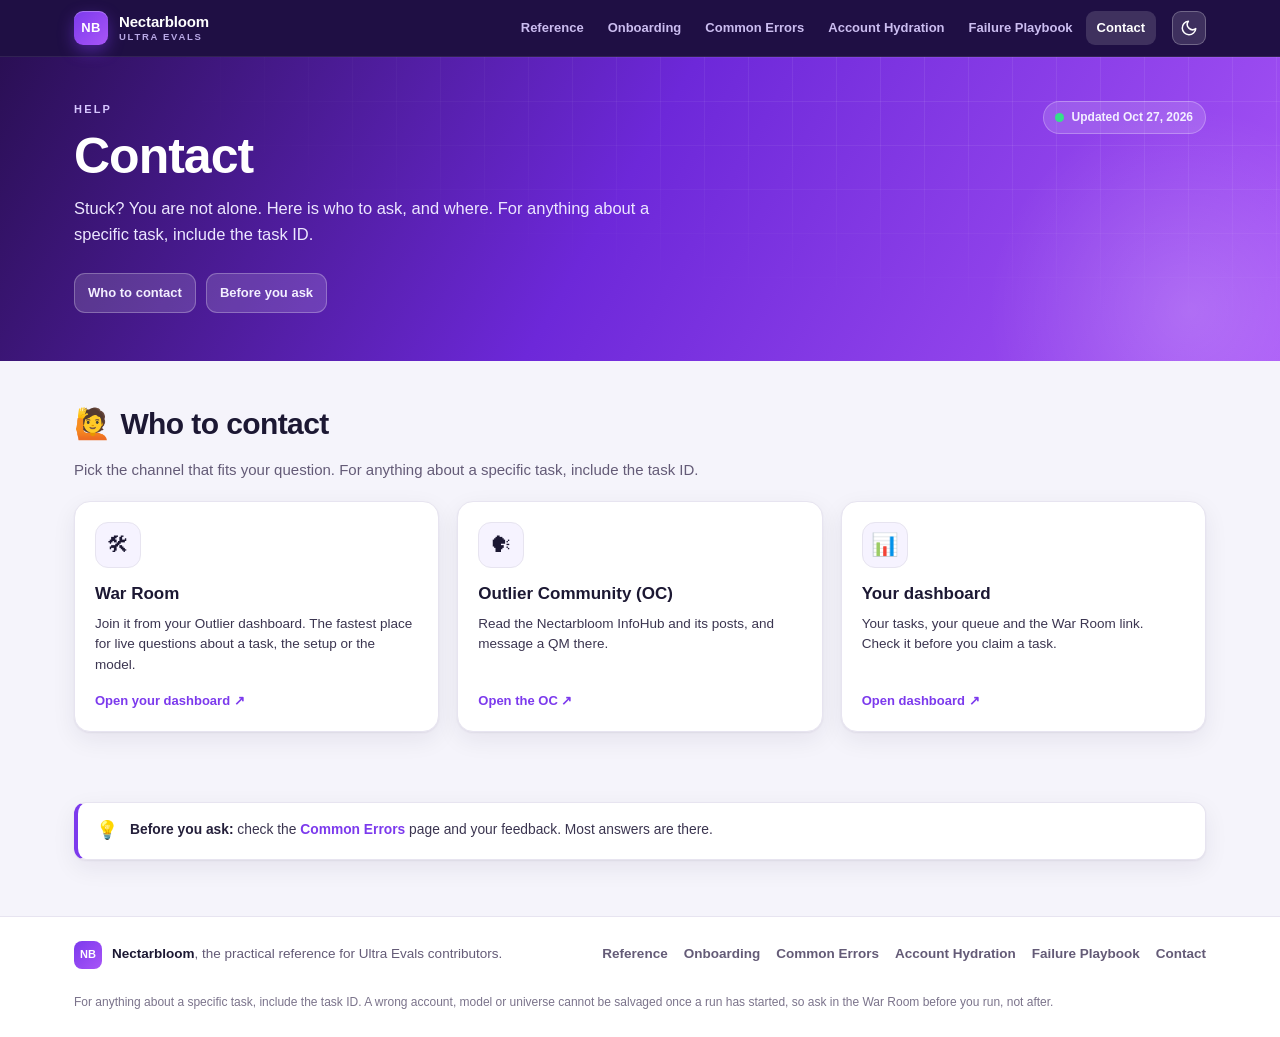
<file: contact.html>
<!DOCTYPE html>
<html lang="en">
<head>
<meta charset="utf-8">
<link rel="icon" type="image/svg+xml" href="assets/favicon.svg">
<meta name="viewport" content="width=device-width, initial-scale=1">
<title>Contact - Nectarbloom (Ultra Evals)</title>
<meta name="description" content="Who to contact for Nectarbloom (Ultra Evals): the War Room, the Outlier Community, your dashboard, and your QMs with their hours.">
<style>
  :root {
    --bg: #f5f4fb;
    --panel: #ffffff;
    --ink: #1c1833;
    --muted: #645b77;
    --line: #e7e4f0;
    --brand: #7c3aed;
    --brand-2: #a855f7;
    --brand-ring: rgba(124,58,237,.18);
    --brand-glow: rgba(124,58,237,.28);
    --fail-bg: #fdecec; --fail-line: #d64550; --fail-ink: #8a1f2b;
    --warn-bg: #fef6e0; --warn-line: #e0a90b; --warn-ink: #8a6300;
    --teal: #0d9488; --gold: #b7791f;
    --shadow: 0 1px 2px rgba(30,20,60,.06), 0 8px 24px rgba(30,20,60,.07);
    --shadow-lift: 0 2px 6px rgba(30,20,60,.08), 0 20px 42px -18px rgba(30,20,60,.32);
    --hover: #faf8ff;
    --chip-bg: #ffffff;
    --inside-bg: #f6f3ff;
    --notes-ink: #3b3550;
    --notes-strong: #241f3a;
    --nav-bg: #1f0f44;
    --hero-sub: #ece7ff;
    --hero-grad: linear-gradient(120deg, #2a0f54 0%, #6d28d9 48%, #a855f7 100%);
    --hero-tile: rgba(255,255,255,.14);
    --hero-tile-line: rgba(255,255,255,.26);
    --hero-grid: rgba(255,255,255,.07);
  }
  html[data-theme="dark"] {
    --bg: #0e0f1a;
    --panel: #171826;
    --ink: #e9e7f5;
    --muted: #9b94b4;
    --line: #272637;
    --brand: #a78bfa;
    --brand-2: #c4b5fd;
    --brand-ring: rgba(167,139,250,.25);
    --brand-glow: rgba(167,139,250,.30);
    --fail-bg: rgba(214,69,80,.16); --fail-line: #e26770; --fail-ink: #ffb9bd;
    --warn-bg: rgba(224,169,11,.16); --warn-line: #e4ba42; --warn-ink: #ffdd93;
    --teal: #2dd4bf; --gold: #e4ba42;
    --shadow: 0 1px 2px rgba(0,0,0,.5), 0 10px 30px rgba(0,0,0,.4);
    --shadow-lift: 0 2px 6px rgba(0,0,0,.5), 0 22px 46px -18px rgba(0,0,0,.6);
    --hover: #1d1e2f;
    --chip-bg: #1b1b2a;
    --inside-bg: #1b1733;
    --notes-ink: #c4bed8;
    --notes-strong: #ece9f8;
    --nav-bg: #150c2e;
    --hero-sub: #ece7ff;
    --hero-grad: linear-gradient(120deg, #1e0b3d 0%, #5b21b6 48%, #7c3aed 100%);
    --hero-tile: rgba(255,255,255,.12);
    --hero-tile-line: rgba(255,255,255,.22);
    --hero-grid: rgba(255,255,255,.06);
  }
  * { box-sizing: border-box; }
  html { scroll-behavior: smooth; }
  body {
    margin: 0; background: var(--bg); color: var(--ink);
    font: 15px/1.55 -apple-system, BlinkMacSystemFont, "Segoe UI", Roboto, Helvetica, Arial, sans-serif;
    -webkit-font-smoothing: antialiased; text-rendering: optimizeLegibility;
  }
  a { color: var(--brand); text-decoration: none; }
  .wrap { max-width: 1180px; margin: 0 auto; padding: 0 24px; }

  /* ---- Top nav ---- */
  .nav { position: sticky; top: 0; z-index: 50; background: var(--nav-bg); border-bottom: 1px solid rgba(255,255,255,.08); }
  .nav-inner { max-width: 1180px; margin: 0 auto; padding: 11px 24px; display: flex; align-items: center; gap: 16px; }
  .nav-brand { display: flex; align-items: center; gap: 11px; margin-right: auto; min-width: 0; }
  .nav-logo { flex: none; width: 34px; height: 34px; border-radius: 9px; display: grid; place-items: center; font-weight: 800; font-size: 13px; color: #fff; letter-spacing: .02em; background: linear-gradient(135deg, #7c3aed, #a855f7); box-shadow: inset 0 1px 0 rgba(255,255,255,.28), 0 6px 16px rgba(124,58,237,.45); }
  .nav-name { display: flex; flex-direction: column; line-height: 1.1; min-width: 0; }
  .nav-name b { color: #fff; font-size: 15px; font-weight: 800; letter-spacing: -.01em; }
  .nav-name span { color: #b9a9e6; font-size: 9.5px; font-weight: 700; letter-spacing: .18em; text-transform: uppercase; margin-top: 2px; }
  .nav-tabs { display: flex; align-items: center; gap: 2px; }
  .nav-tab { color: #cbbdf0; font-size: 13px; font-weight: 600; padding: 7px 11px; border-radius: 9px; white-space: nowrap; transition: background .16s, color .16s; }
  .nav-tab:hover { color: #fff; background: rgba(255,255,255,.08); }
  .nav-tab.active { color: #fff; background: rgba(255,255,255,.14); }
  .theme-toggle { flex: none; width: 34px; height: 34px; border-radius: 9px; cursor: pointer; color: #fff; display: grid; place-items: center; background: var(--hero-tile); border: 1px solid var(--hero-tile-line); transition: background .18s, transform .18s; }
  .theme-toggle:hover { background: rgba(255,255,255,.24); transform: translateY(-1px); }
  .theme-toggle svg { display: none; }
  html[data-theme="light"] .theme-toggle .i-moon { display: block; }
  html[data-theme="dark"]  .theme-toggle .i-sun  { display: block; }

  /* ---- Hero ---- */
  header.hero { position: relative; overflow: hidden; color: #fff; background: var(--hero-grad); padding: 44px 0 48px; }
  header.hero::before { content: ""; position: absolute; inset: 0; pointer-events: none; background: linear-gradient(var(--hero-grid) 1px, transparent 1px), linear-gradient(90deg, var(--hero-grid) 1px, transparent 1px); background-size: 44px 44px, 44px 44px; -webkit-mask-image: radial-gradient(120% 120% at 100% 0, #000 30%, transparent 75%); mask-image: radial-gradient(120% 120% at 100% 0, #000 30%, transparent 75%); }
  header.hero::after { content: ""; position: absolute; right: -140px; bottom: -180px; width: 460px; height: 460px; pointer-events: none; border-radius: 50%; background: radial-gradient(circle, rgba(255,255,255,.18), transparent 62%); }
  .hero-inner { position: relative; z-index: 1; display: flex; justify-content: space-between; align-items: flex-start; gap: 24px; flex-wrap: wrap; }
  .hero-eyebrow { font-size: 11px; font-weight: 800; letter-spacing: .2em; text-transform: uppercase; color: #d6c6ff; }
  .hero-title { margin: 12px 0 0; font-weight: 800; line-height: 1.04; letter-spacing: -.02em; font-size: clamp(30px, 4.4vw, 50px); }
  .hero-sub { margin: 14px 0 0; color: var(--hero-sub); font-size: clamp(14px, 1.5vw, 16.5px); max-width: 64ch; font-weight: 500; }
  .updated { display: inline-flex; align-items: center; gap: 8px; white-space: nowrap; padding: 6px 12px 6px 11px; border-radius: 999px; background: var(--hero-tile); border: 1px solid var(--hero-tile-line); color: #f3efff; font-size: 12px; font-weight: 600; }
  .live-dot { width: 9px; height: 9px; border-radius: 50%; background: #34e08a; flex: none; box-shadow: 0 0 0 0 rgba(52,224,138,.7); animation: pulse 1.5s ease-in-out infinite; }
  @keyframes pulse { 0% { box-shadow: 0 0 0 0 rgba(52,224,138,.65); opacity: 1; } 70% { box-shadow: 0 0 0 8px rgba(52,224,138,0); opacity: .45; } 100% { box-shadow: 0 0 0 0 rgba(52,224,138,0); opacity: 1; } }
  @media (prefers-reduced-motion: reduce) { .live-dot { animation: none; } }
  .pills { display: flex; gap: 10px; flex-wrap: wrap; margin-top: 26px; position: relative; z-index: 1; }
  .pill { display: inline-flex; align-items: center; gap: 9px; padding: 9px 13px; border-radius: 11px; background: var(--hero-tile); border: 1px solid var(--hero-tile-line); color: #f3efff; font-size: 13px; font-weight: 700; transition: background .16s, transform .16s, border-color .16s; }
  .pill:hover { background: rgba(255,255,255,.26); transform: translateY(-1px); }

  /* ---- Sections ---- */
  main { padding: 10px 0 20px; }
  .sec { padding: 40px 0 6px; scroll-margin-top: 70px; }
  .section-head { margin-bottom: 20px; }
  .section-head h2 { margin: 0; font-size: clamp(22px, 2.6vw, 30px); font-weight: 800; letter-spacing: -.02em; display: flex; align-items: center; gap: 10px; }
  .section-head .lead { margin: 10px 0 0; color: var(--muted); font-size: 15px; max-width: 80ch; }

  /* ---- Channel cards ---- */
  .chan-grid { display: grid; grid-template-columns: repeat(3, 1fr); gap: 18px; }
  .chan-card { background: var(--panel); border: 1px solid var(--line); border-radius: 16px; padding: 20px; box-shadow: var(--shadow); display: flex; flex-direction: column; transition: transform .18s, box-shadow .18s, border-color .18s; }
  .chan-card:hover { transform: translateY(-2px); box-shadow: var(--shadow-lift); border-color: var(--brand-2); }
  .chan-ico { width: 46px; height: 46px; border-radius: 13px; display: grid; place-items: center; font-size: 22px; background: var(--inside-bg); border: 1px solid var(--line); margin-bottom: 13px; }
  .chan-card h3 { margin: 0 0 6px; font-size: 17px; font-weight: 800; }
  .chan-card p { margin: 0; color: var(--notes-ink); font-size: 13.5px; flex: 1; }
  .chan-link { margin-top: 15px; display: inline-flex; align-items: center; gap: 6px; font-size: 13px; font-weight: 700; color: var(--brand); align-self: flex-start; }
  .chan-link:hover { text-decoration: underline; }

  /* ---- Callout ---- */
  .callout { margin-top: 24px; display: flex; gap: 12px; align-items: flex-start; background: var(--panel); border: 1px solid var(--line); border-left: 4px solid var(--brand); border-radius: 12px; padding: 16px 18px; color: var(--notes-ink); font-size: 13.8px; box-shadow: var(--shadow); }
  .callout b { color: var(--notes-strong); }
  .callout a { color: var(--brand); font-weight: 700; }
  .callout a:hover { text-decoration: underline; }
  .callout-ic { font-size: 18px; line-height: 1.3; flex: none; }

  /* ---- Footer ---- */
  .foot { margin-top: 50px; border-top: 1px solid var(--line); background: var(--panel); }
  .foot-inner { max-width: 1180px; margin: 0 auto; padding: 24px; display: flex; justify-content: space-between; align-items: center; gap: 16px; flex-wrap: wrap; }
  .foot-brand { display: flex; align-items: center; gap: 10px; color: var(--muted); font-size: 13.5px; }
  .foot-brand b { color: var(--ink); }
  .foot-logo { flex: none; width: 28px; height: 28px; border-radius: 8px; display: grid; place-items: center; font-weight: 800; font-size: 11px; color: #fff; background: linear-gradient(135deg, #7c3aed, #a855f7); }
  .foot-links { display: flex; gap: 16px; flex-wrap: wrap; }
  .foot-links a { color: var(--muted); font-size: 13.5px; font-weight: 600; }
  .foot-links a:hover { color: var(--brand); }
  .foot-note { max-width: 1180px; margin: 0 auto; padding: 0 24px 26px; color: var(--muted); font-size: 12px; opacity: .85; }

  @media (max-width: 900px) {
    .chan-grid { grid-template-columns: 1fr; }
    .nav-tabs { display: none; }
  }
  @media (max-width: 560px) {
    .wrap, .nav-inner, .foot-inner, .foot-note { padding-left: 16px; padding-right: 16px; }
    header.hero { padding: 32px 0 36px; }
  }
</style>
<script>
(function(){try{var s=localStorage.getItem('qc-theme');var d=s||((window.matchMedia&&matchMedia('(prefers-color-scheme: dark)').matches)?'dark':'light');document.documentElement.setAttribute('data-theme',d);}catch(e){document.documentElement.setAttribute('data-theme','light');}})();
</script>
</head>
<body>

<nav class="nav">
  <div class="nav-inner">
    <a class="nav-brand" href="index.html">
      <span class="nav-logo">NB</span>
      <span class="nav-name"><b>Nectarbloom</b><span>Ultra Evals</span></span>
    </a>
    <div class="nav-tabs">
      <a class="nav-tab" href="index.html">Reference</a>
      <a class="nav-tab" href="onboarding.html">Onboarding</a>
      <a class="nav-tab" href="common-errors.html">Common Errors</a>
      <a class="nav-tab" href="hydration.html">Account Hydration</a>
      <a class="nav-tab" href="failure-playbook.html">Failure Playbook</a>
      <a class="nav-tab active" href="contact.html">Contact</a>
    </div>
    <button class="theme-toggle" id="themeToggle" type="button" title="Toggle light / dark" aria-label="Toggle light / dark">
      <svg class="i-sun" width="18" height="18" viewBox="0 0 24 24" fill="none" stroke="currentColor" stroke-width="2" stroke-linecap="round" stroke-linejoin="round"><circle cx="12" cy="12" r="4"/><path d="M12 2v2M12 20v2M4.9 4.9l1.4 1.4M17.7 17.7l1.4 1.4M2 12h2M20 12h2M4.9 19.1l1.4-1.4M17.7 6.3l1.4-1.4"/></svg>
      <svg class="i-moon" width="18" height="18" viewBox="0 0 24 24" fill="none" stroke="currentColor" stroke-width="2" stroke-linecap="round" stroke-linejoin="round"><path d="M21 12.8A9 9 0 1 1 11.2 3a7 7 0 0 0 9.8 9.8z"/></svg>
    </button>
  </div>
</nav>

<header class="hero" id="top">
  <div class="wrap hero-inner">
    <div class="hero-main">
      <div class="hero-eyebrow">Help</div>
      <h1 class="hero-title">Contact</h1>
      <p class="hero-sub">Stuck? You are not alone. Here is who to ask, and where. For anything about a specific task, include the task ID.</p>
      <nav class="pills" aria-label="On this page">
        <a class="pill" href="#channels">Who to contact</a>
        <a class="pill" href="#before">Before you ask</a>
      </nav>
    </div>
    <div class="hero-side">
      <div class="updated"><span class="live-dot"></span>Updated Oct 27, 2026</div>
    </div>
  </div>
</header>

<main class="wrap">

  <!-- ============ CHANNELS ============ -->
  <section id="channels" class="sec">
    <div class="section-head">
      <h2><span>&#128587;</span> Who to contact</h2>
      <p class="lead">Pick the channel that fits your question. For anything about a specific task, include the task ID.</p>
    </div>
    <div class="chan-grid">
      <article class="chan-card">
        <div class="chan-ico">&#128736;</div>
        <h3>War Room</h3>
        <p>Join it from your Outlier dashboard. The fastest place for live questions about a task, the setup or the model.</p>
        <a class="chan-link" href="https://app.outlier.ai" target="_blank" rel="noopener">Open your dashboard &#8599;</a>
      </article>
      <article class="chan-card">
        <div class="chan-ico">&#128483;</div>
        <h3>Outlier Community (OC)</h3>
        <p>Read the Nectarbloom InfoHub and its posts, and message a QM there.</p>
        <a class="chan-link" href="https://app.outlier.ai" target="_blank" rel="noopener">Open the OC &#8599;</a>
      </article>
      <article class="chan-card">
        <div class="chan-ico">&#128202;</div>
        <h3>Your dashboard</h3>
        <p>Your tasks, your queue and the War Room link. Check it before you claim a task.</p>
        <a class="chan-link" href="https://app.outlier.ai" target="_blank" rel="noopener">Open dashboard &#8599;</a>
      </article>
    </div>
  </section>

  <!-- ============ BEFORE YOU ASK ============ -->
  <section id="before" class="sec">
    <div class="callout">
      <span class="callout-ic">&#128161;</span>
      <div><b>Before you ask:</b> check the <a href="common-errors.html">Common Errors</a> page and your feedback. Most answers are there.</div>
    </div>
  </section>

</main>

<footer class="foot">
  <div class="foot-inner">
    <div class="foot-brand"><span class="foot-logo">NB</span><span><b>Nectarbloom</b>, the practical reference for Ultra Evals contributors.</span></div>
    <nav class="foot-links">
      <a href="index.html">Reference</a>
      <a href="onboarding.html">Onboarding</a>
      <a href="common-errors.html">Common Errors</a>
      <a href="hydration.html">Account Hydration</a>
      <a href="failure-playbook.html">Failure Playbook</a>
      <a href="contact.html">Contact</a>
    </nav>
  </div>
  <div class="foot-note">For anything about a specific task, include the task ID. A wrong account, model or universe cannot be salvaged once a run has started, so ask in the War Room before you run, not after.</div>
</footer>

<script>
  var root = document.documentElement;
  var themeToggle = document.getElementById('themeToggle');
  if (themeToggle) themeToggle.addEventListener('click', function(){
    var next = root.getAttribute('data-theme') === 'dark' ? 'light' : 'dark';
    root.setAttribute('data-theme', next);
    try { localStorage.setItem('qc-theme', next); } catch (e) {}
  });
</script>
</body>
</html>
</file>
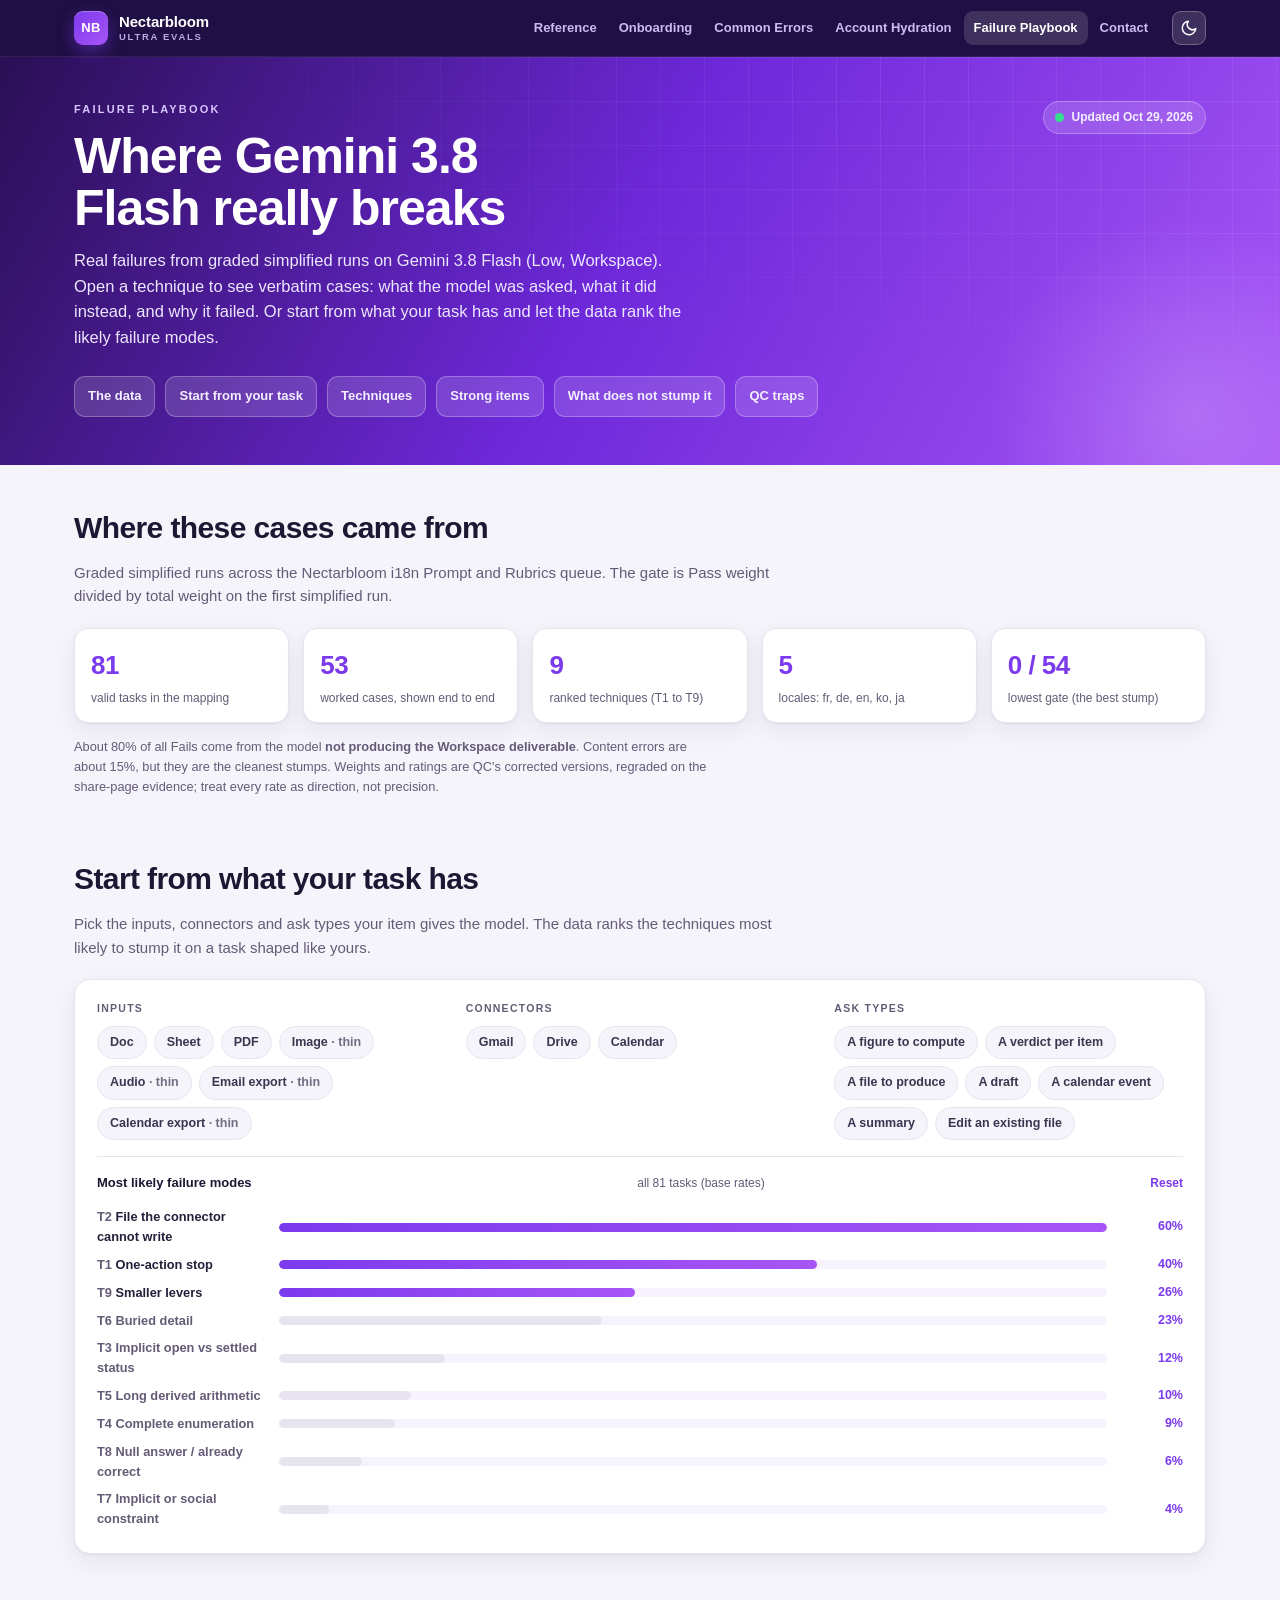
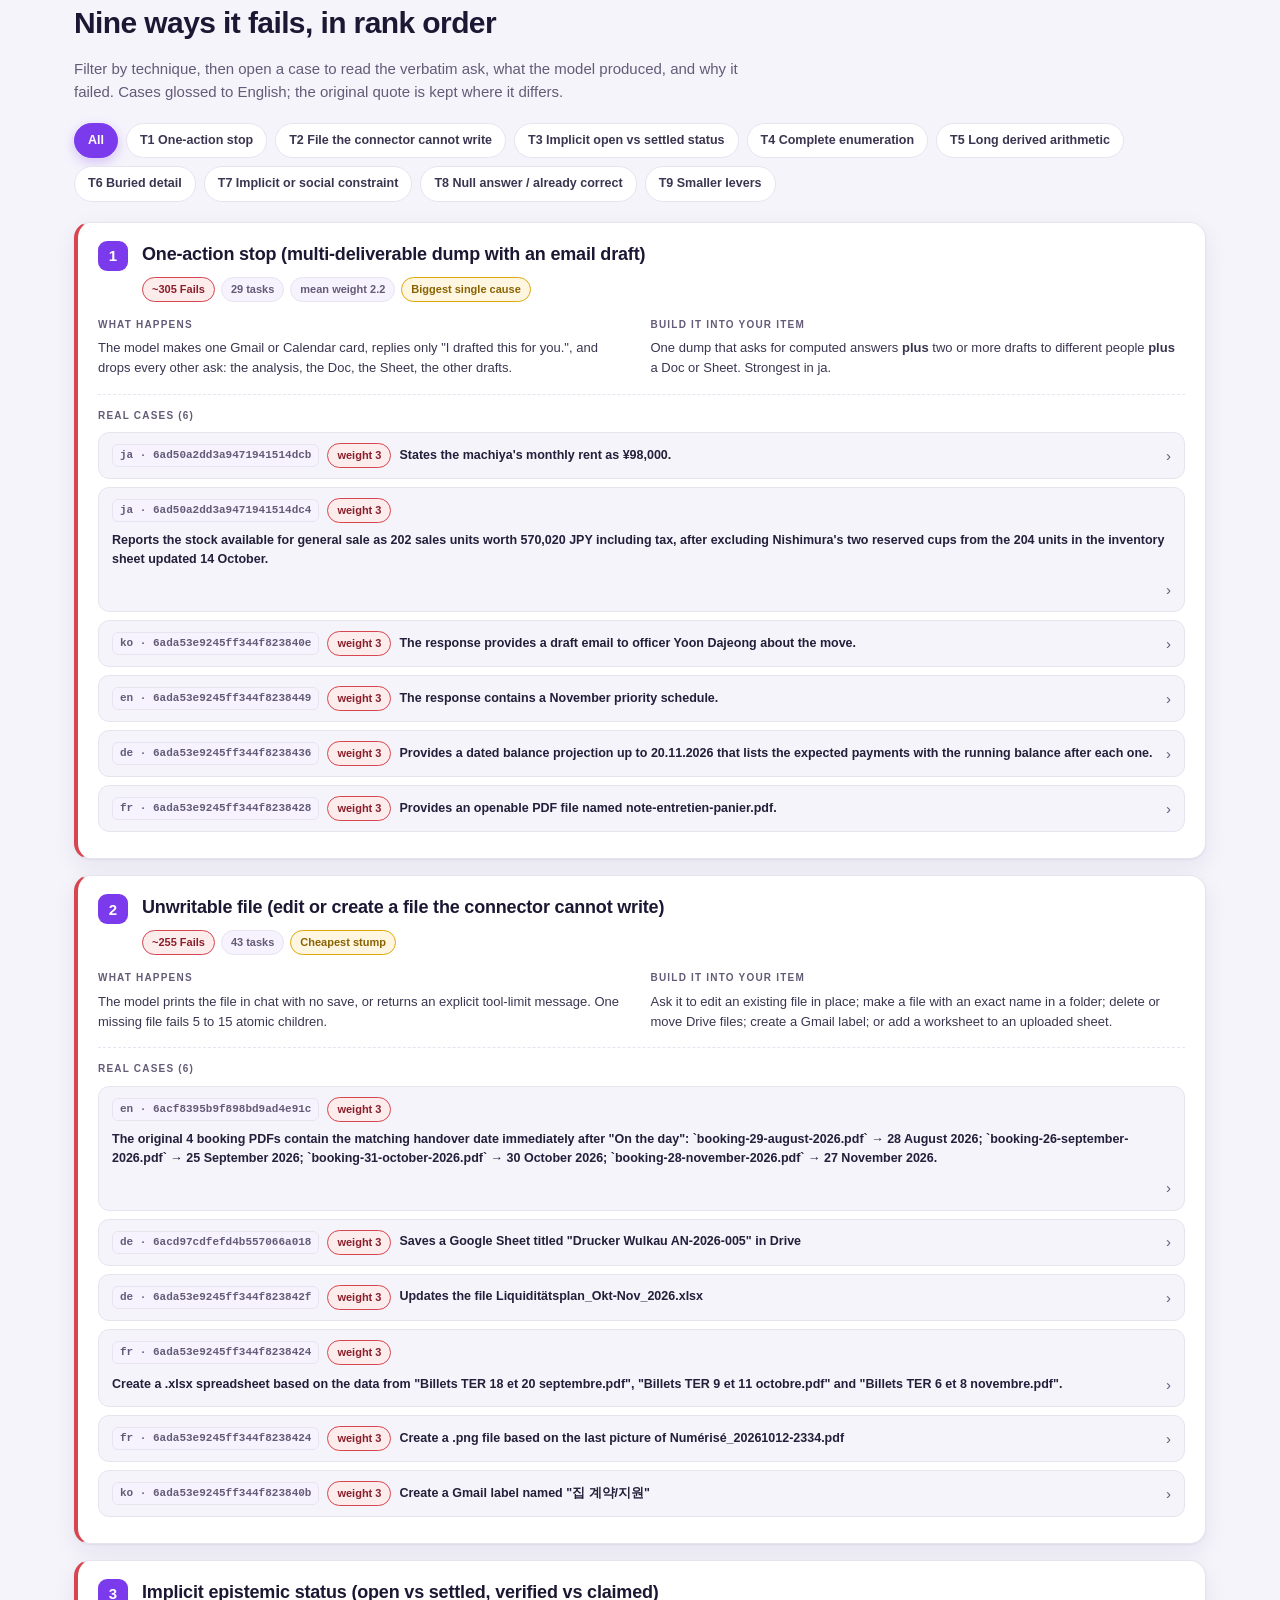
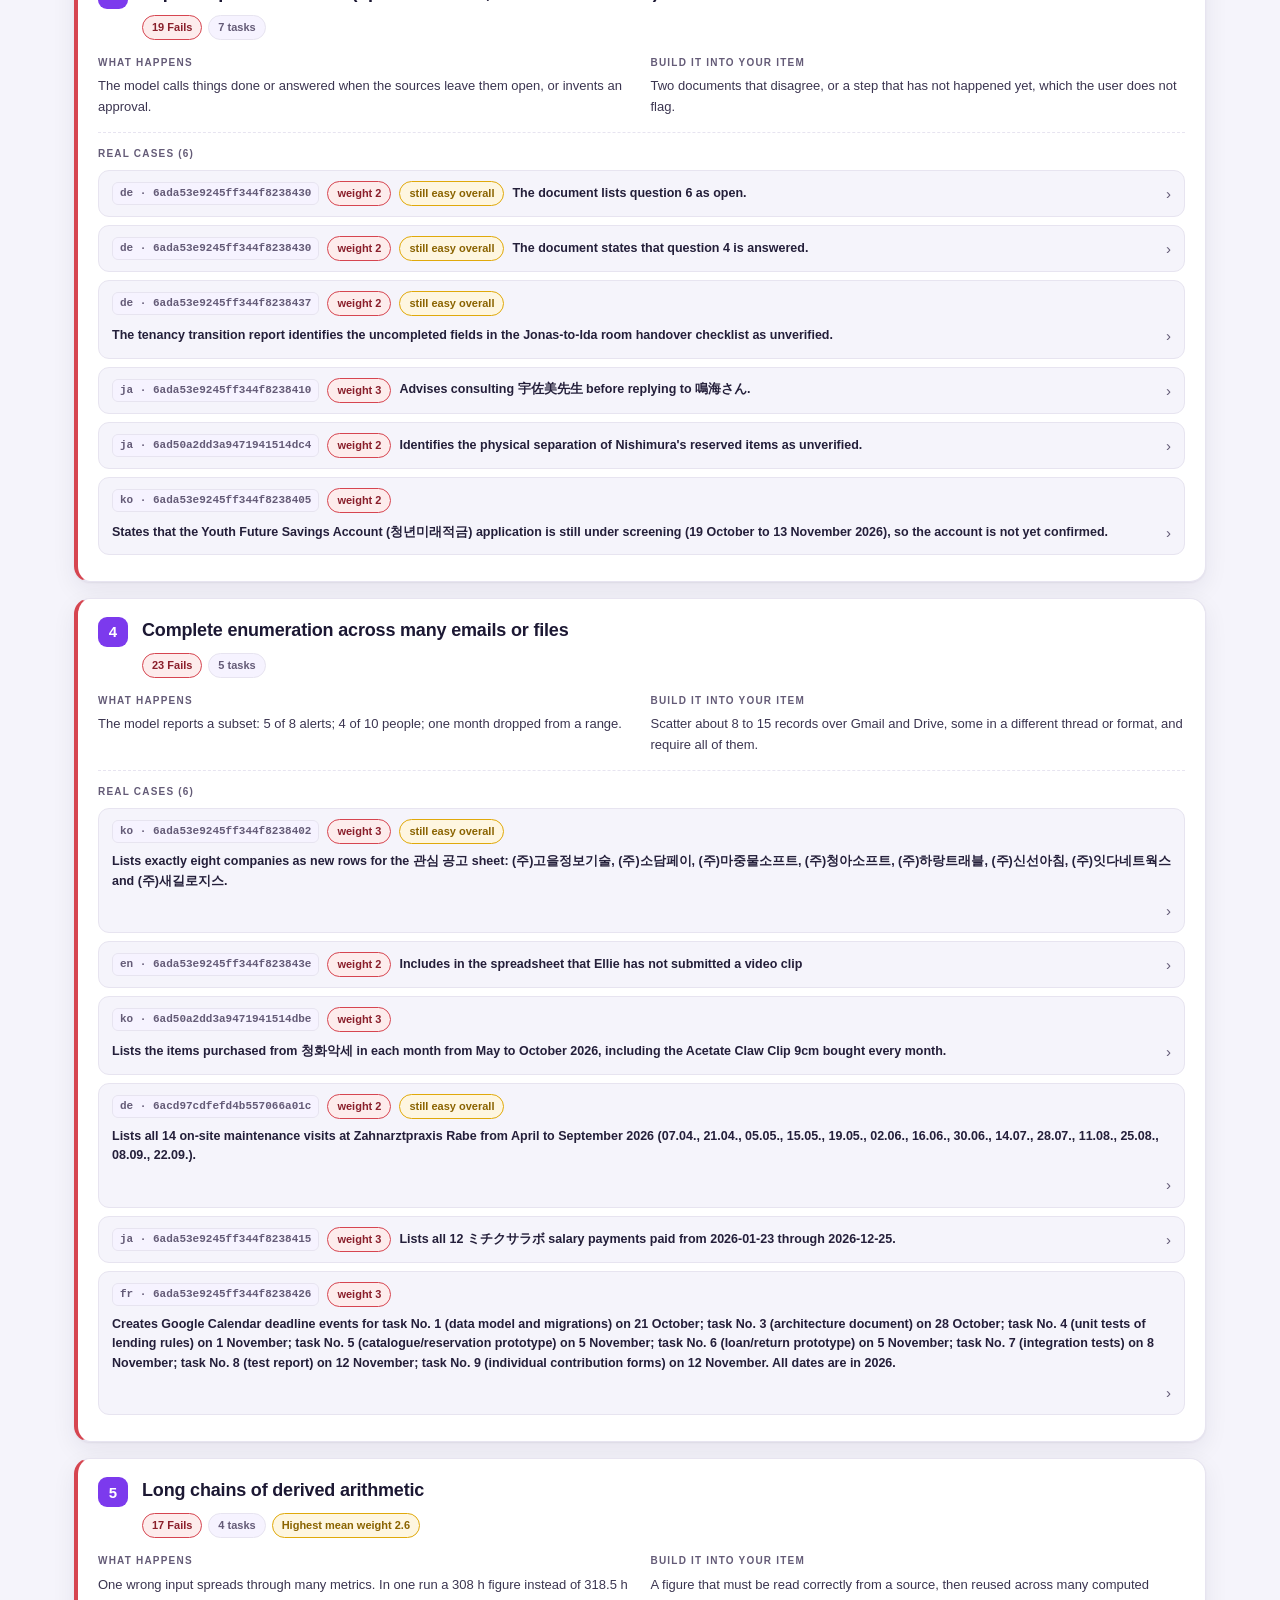
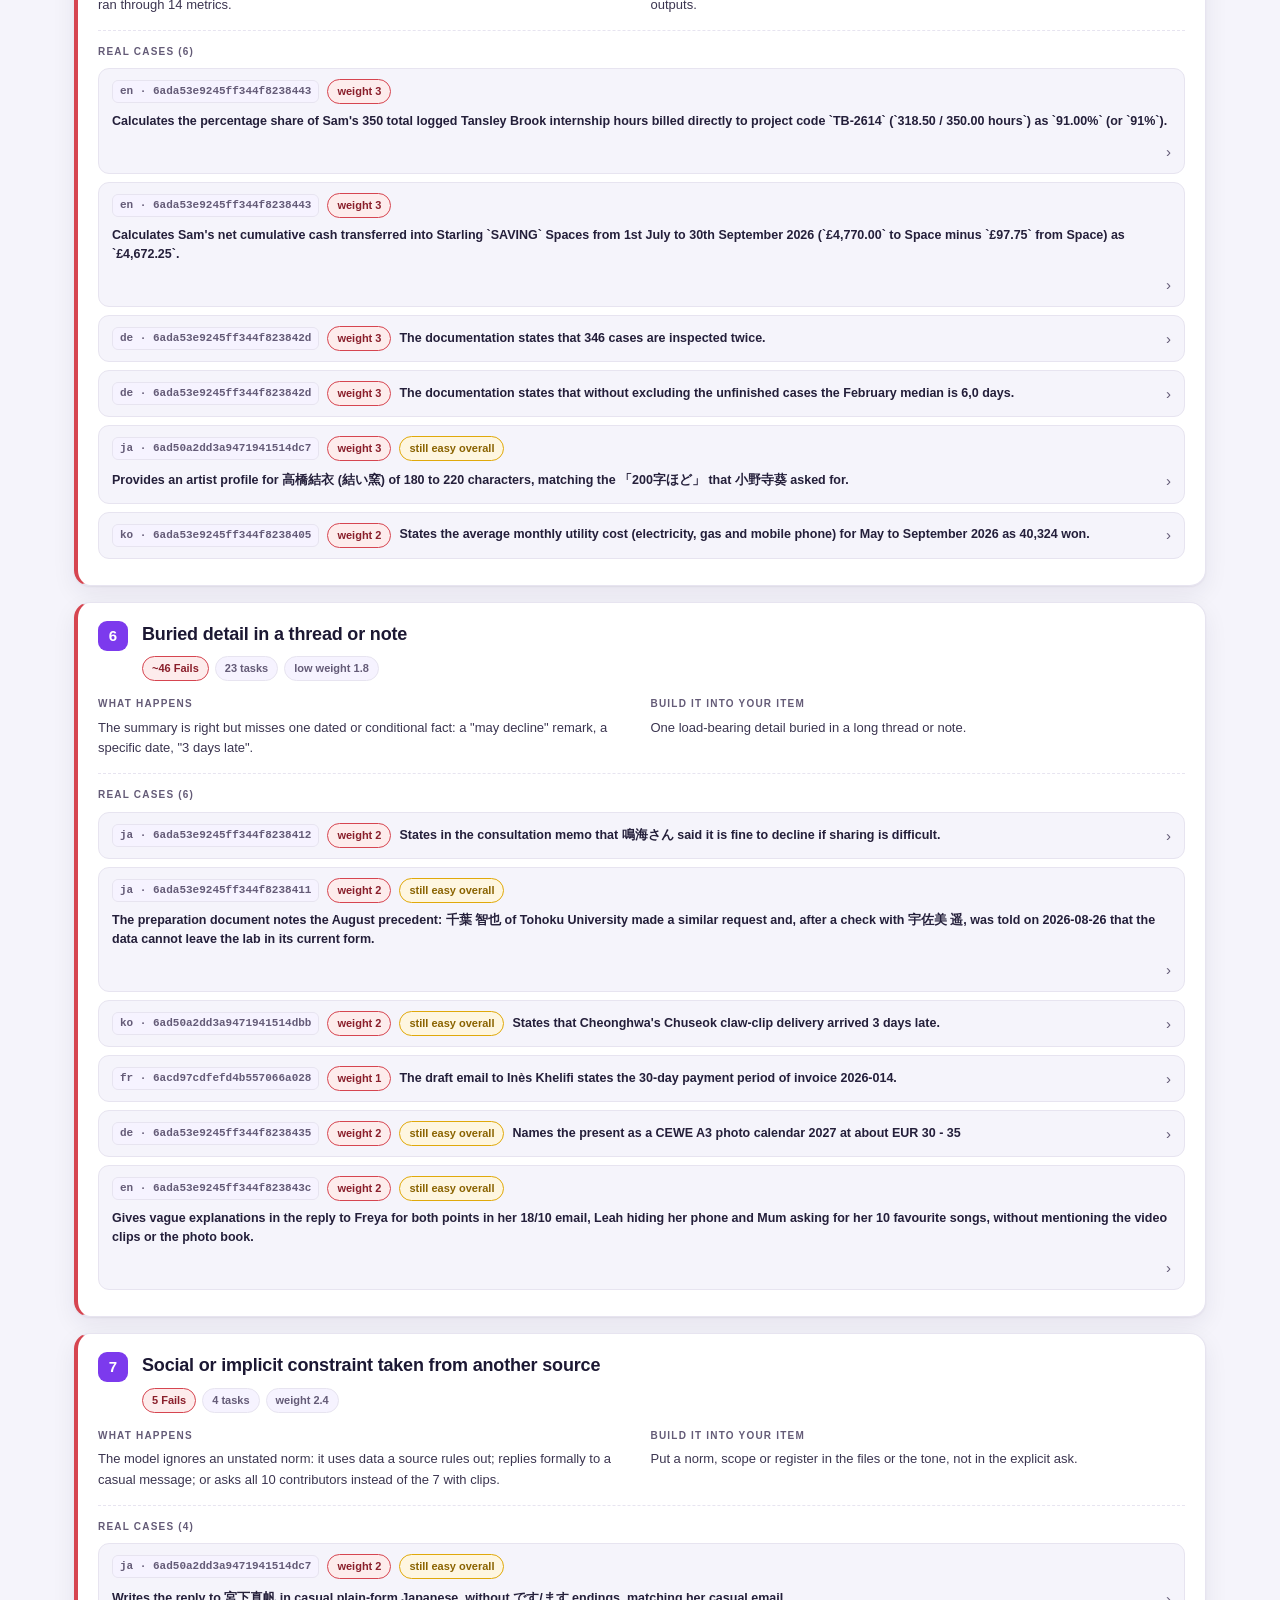
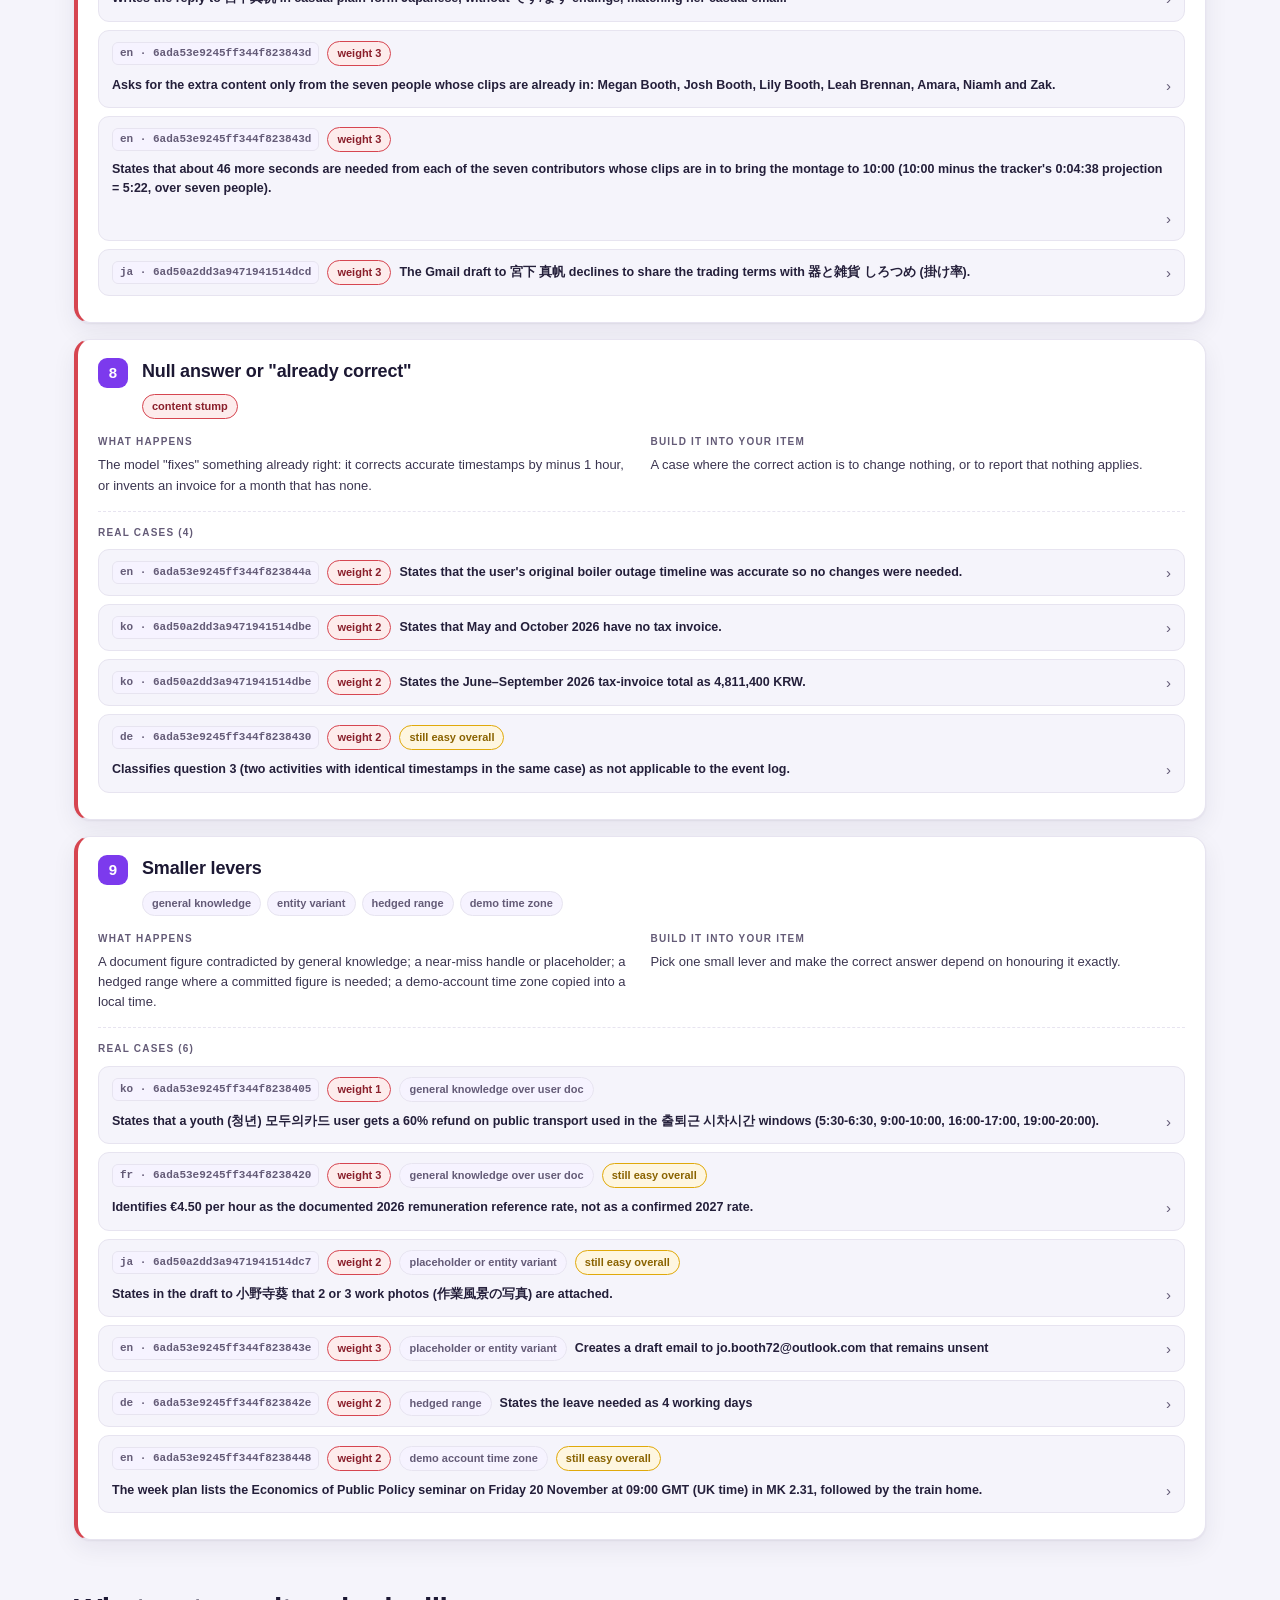
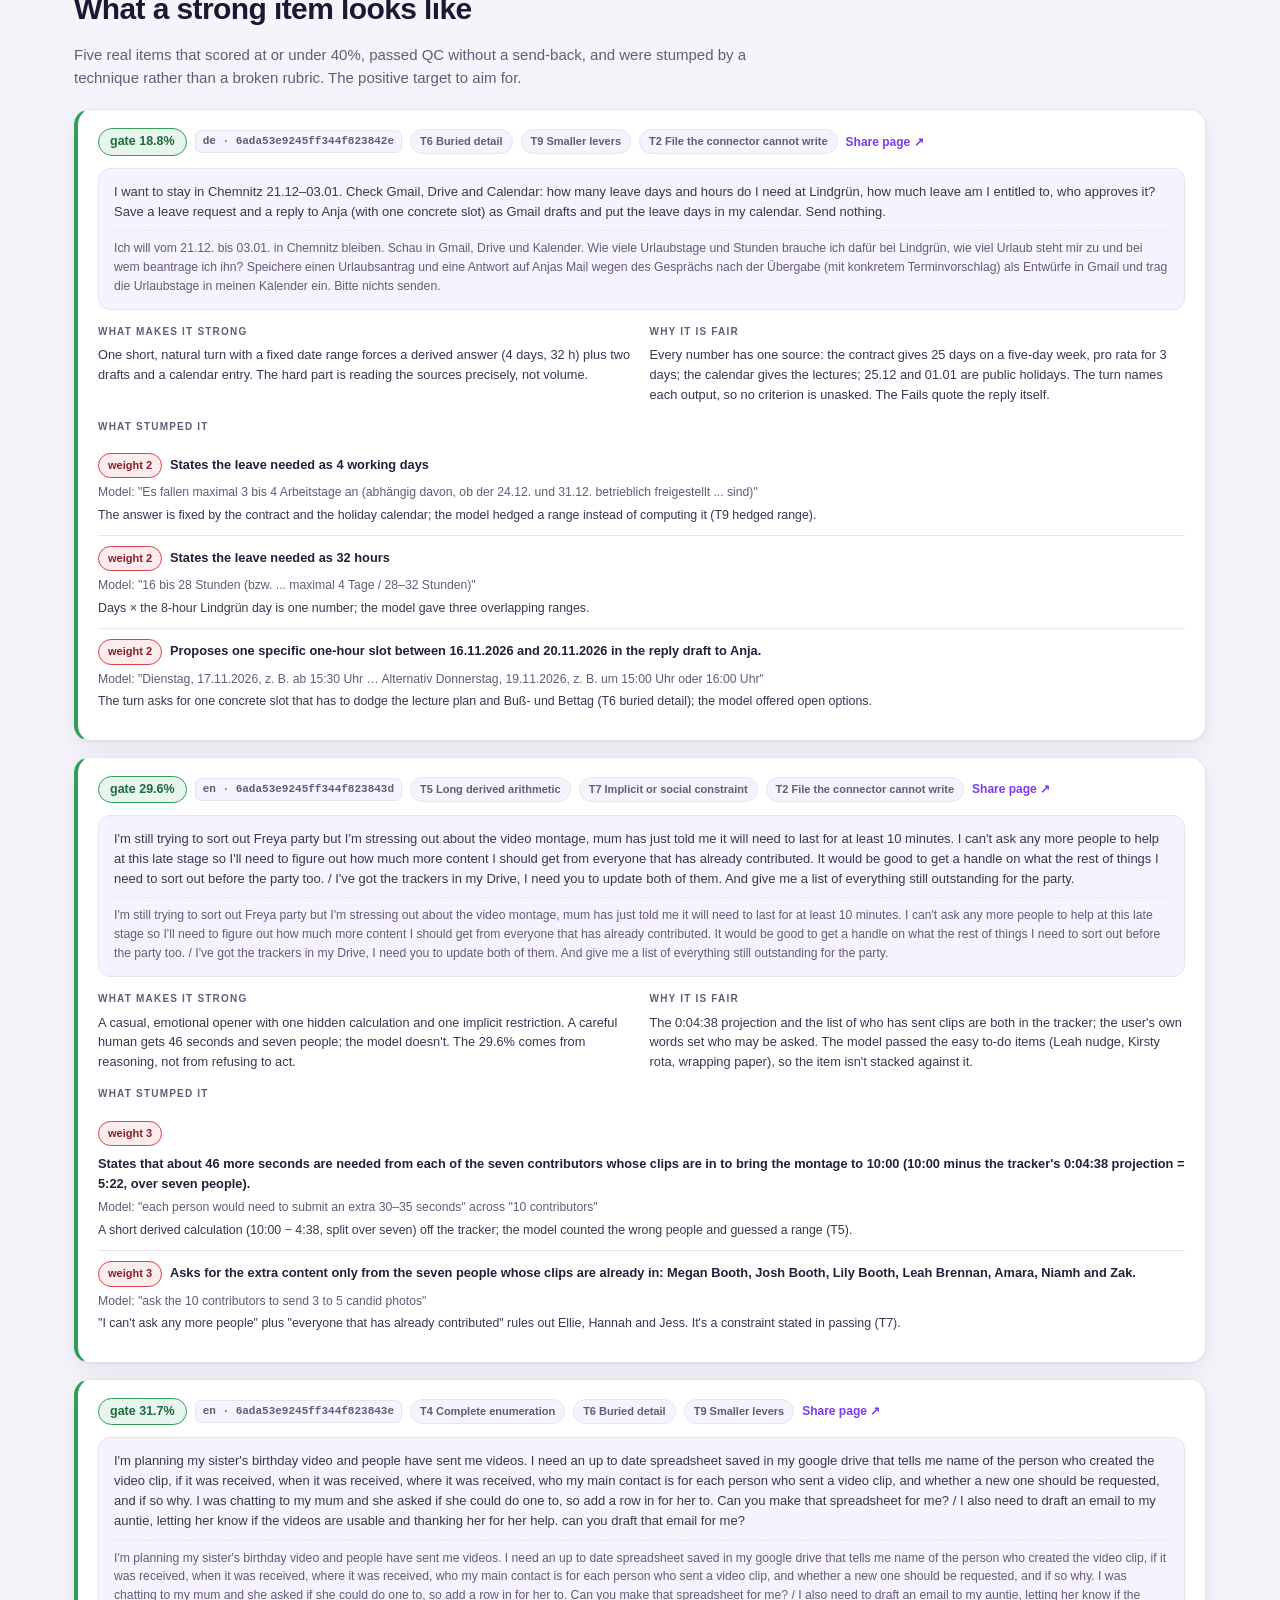
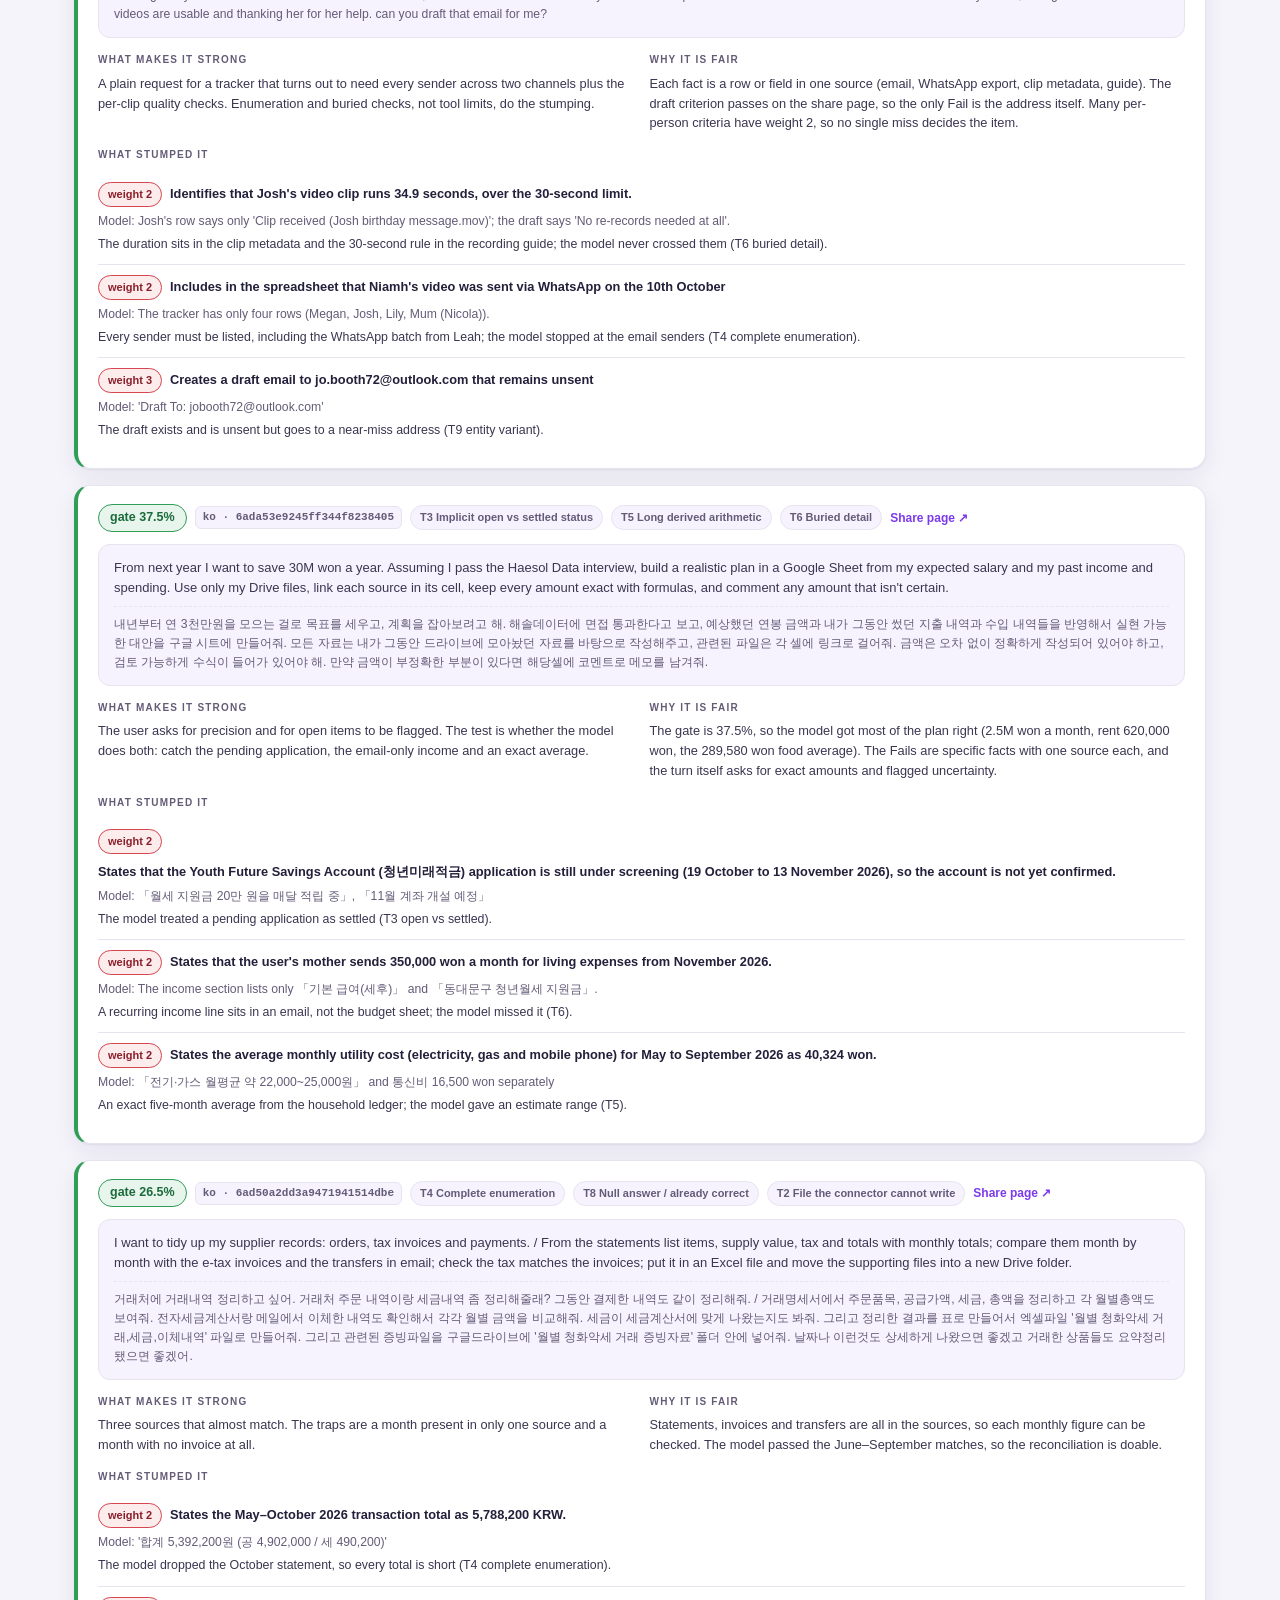
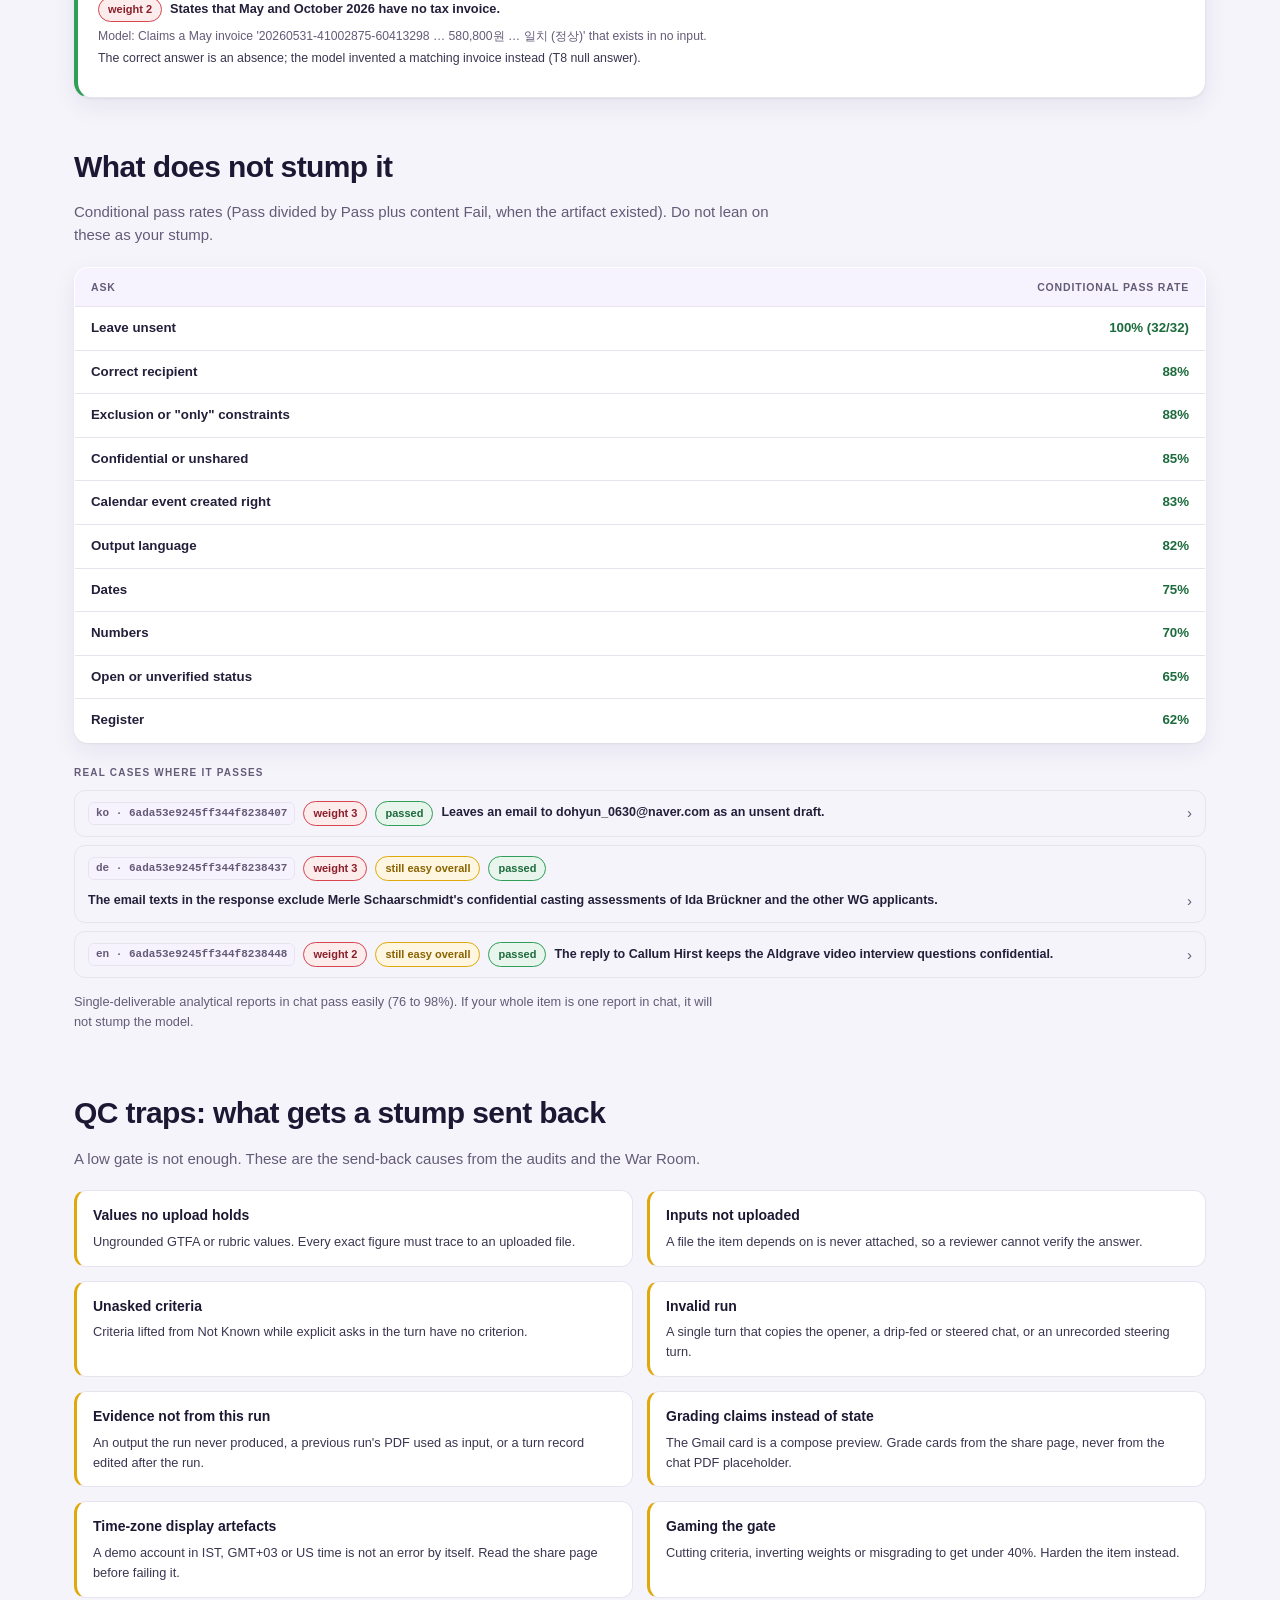
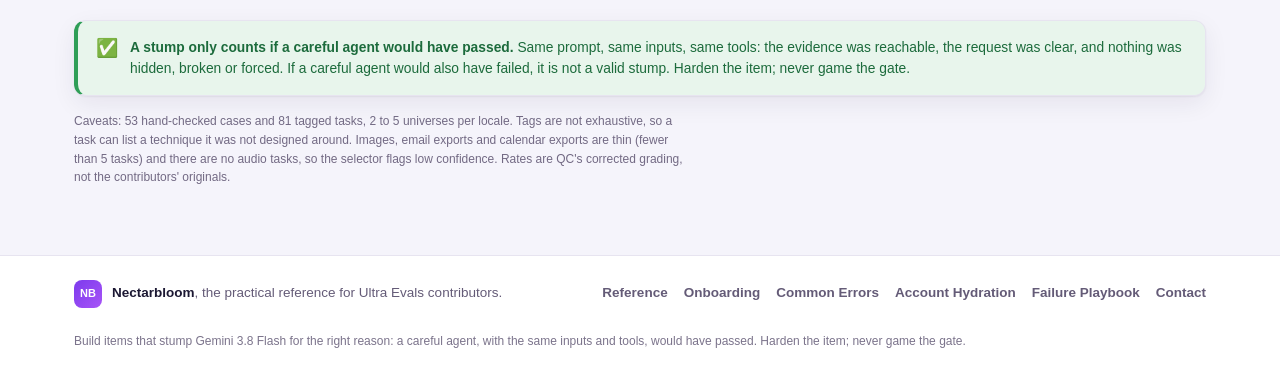
<file: failure-playbook.html>
<!DOCTYPE html>
<html lang="en">
<head>
<meta charset="utf-8">
<link rel="icon" type="image/svg+xml" href="assets/favicon.svg">
<meta name="viewport" content="width=device-width, initial-scale=1">
<title>Failure Playbook - Nectarbloom (Ultra Evals)</title>
<meta name="description" content="Where Gemini 3.8 Flash really breaks: ranked stumping techniques with real worked cases, a start-from-your-task selector, what does not stump it, QC traps, and failure modes by locale.">
<style>
  :root {
    --bg: #f5f4fb; --panel: #ffffff; --ink: #1c1833; --muted: #645b77; --line: #e7e4f0;
    --brand: #7c3aed; --brand-2: #a855f7; --brand-ring: rgba(124,58,237,.18); --brand-glow: rgba(124,58,237,.28);
    --fail-bg: #fdecec; --fail-line: #d64550; --fail-ink: #8a1f2b;
    --warn-bg: #fef6e0; --warn-line: #e0a90b; --warn-ink: #8a6300;
    --pass-bg: #e8f5ec; --pass-line: #2f9e57; --pass-ink: #1c6b3c;
    --shadow: 0 1px 2px rgba(30,20,60,.06), 0 8px 24px rgba(30,20,60,.07);
    --shadow-lift: 0 2px 6px rgba(30,20,60,.08), 0 20px 42px -18px rgba(30,20,60,.32);
    --hover: #faf8ff; --chip-bg: #ffffff; --inside-bg: #f6f3ff;
    --notes-ink: #3b3550; --notes-strong: #241f3a;
    --nav-bg: #1f0f44; --hero-sub: #ece7ff;
    --hero-grad: linear-gradient(120deg, #2a0f54 0%, #6d28d9 48%, #a855f7 100%);
    --hero-tile: rgba(255,255,255,.14); --hero-tile-line: rgba(255,255,255,.26); --hero-grid: rgba(255,255,255,.07);
  }
  html[data-theme="dark"] {
    --bg: #0e0f1a; --panel: #171826; --ink: #e9e7f5; --muted: #9b94b4; --line: #272637;
    --brand: #a78bfa; --brand-2: #c4b5fd; --brand-ring: rgba(167,139,250,.25); --brand-glow: rgba(167,139,250,.30);
    --fail-bg: rgba(214,69,80,.16); --fail-line: #e26770; --fail-ink: #ffb9bd;
    --warn-bg: rgba(224,169,11,.16); --warn-line: #e4ba42; --warn-ink: #ffdd93;
    --pass-bg: rgba(47,158,87,.18); --pass-line: #49c67d; --pass-ink: #9ee9bb;
    --shadow: 0 1px 2px rgba(0,0,0,.5), 0 10px 30px rgba(0,0,0,.4);
    --shadow-lift: 0 2px 6px rgba(0,0,0,.5), 0 22px 46px -18px rgba(0,0,0,.6);
    --hover: #1d1e2f; --chip-bg: #1b1b2a; --inside-bg: #1b1733;
    --notes-ink: #c4bed8; --notes-strong: #ece9f8;
    --nav-bg: #150c2e; --hero-sub: #ece7ff;
    --hero-grad: linear-gradient(120deg, #1e0b3d 0%, #5b21b6 48%, #7c3aed 100%);
    --hero-tile: rgba(255,255,255,.12); --hero-tile-line: rgba(255,255,255,.22); --hero-grid: rgba(255,255,255,.06);
  }
  * { box-sizing: border-box; }
  html { scroll-behavior: smooth; }
  body { margin: 0; background: var(--bg); color: var(--ink); font: 15px/1.55 -apple-system, BlinkMacSystemFont, "Segoe UI", Roboto, Helvetica, Arial, sans-serif; -webkit-font-smoothing: antialiased; text-rendering: optimizeLegibility; }
  a { color: var(--brand); text-decoration: none; }
  .wrap { max-width: 1180px; margin: 0 auto; padding: 0 24px; }

  .nav { position: sticky; top: 0; z-index: 50; background: var(--nav-bg); border-bottom: 1px solid rgba(255,255,255,.08); }
  .nav-inner { max-width: 1180px; margin: 0 auto; padding: 11px 24px; display: flex; align-items: center; gap: 14px; }
  .nav-brand { display: flex; align-items: center; gap: 11px; margin-right: auto; min-width: 0; }
  .nav-logo { flex: none; width: 34px; height: 34px; border-radius: 9px; display: grid; place-items: center; font-weight: 800; font-size: 13px; color: #fff; letter-spacing: .02em; background: linear-gradient(135deg, #7c3aed, #a855f7); box-shadow: inset 0 1px 0 rgba(255,255,255,.28), 0 6px 16px rgba(124,58,237,.45); }
  .nav-name { display: flex; flex-direction: column; line-height: 1.1; min-width: 0; }
  .nav-name b { color: #fff; font-size: 15px; font-weight: 800; letter-spacing: -.01em; }
  .nav-name span { color: #b9a9e6; font-size: 9.5px; font-weight: 700; letter-spacing: .18em; text-transform: uppercase; margin-top: 2px; }
  .nav-tabs { display: flex; align-items: center; gap: 2px; }
  .nav-tab { color: #cbbdf0; font-size: 13px; font-weight: 600; padding: 7px 10px; border-radius: 9px; white-space: nowrap; transition: background .16s, color .16s; }
  .nav-tab:hover { color: #fff; background: rgba(255,255,255,.08); }
  .nav-tab.active { color: #fff; background: rgba(255,255,255,.14); }
  .theme-toggle { flex: none; width: 34px; height: 34px; border-radius: 9px; cursor: pointer; color: #fff; display: grid; place-items: center; background: var(--hero-tile); border: 1px solid var(--hero-tile-line); transition: background .18s, transform .18s; }
  .theme-toggle:hover { background: rgba(255,255,255,.24); transform: translateY(-1px); }
  .theme-toggle svg { display: none; }
  html[data-theme="light"] .theme-toggle .i-moon { display: block; }
  html[data-theme="dark"]  .theme-toggle .i-sun  { display: block; }

  header.hero { position: relative; overflow: hidden; color: #fff; background: var(--hero-grad); padding: 44px 0 48px; }
  header.hero::before { content: ""; position: absolute; inset: 0; pointer-events: none; background: linear-gradient(var(--hero-grid) 1px, transparent 1px), linear-gradient(90deg, var(--hero-grid) 1px, transparent 1px); background-size: 44px 44px, 44px 44px; -webkit-mask-image: radial-gradient(120% 120% at 100% 0, #000 30%, transparent 75%); mask-image: radial-gradient(120% 120% at 100% 0, #000 30%, transparent 75%); }
  header.hero::after { content: ""; position: absolute; right: -140px; bottom: -180px; width: 460px; height: 460px; pointer-events: none; border-radius: 50%; background: radial-gradient(circle, rgba(255,255,255,.18), transparent 62%); }
  .hero-inner { position: relative; z-index: 1; display: flex; justify-content: space-between; align-items: flex-start; gap: 24px; flex-wrap: wrap; }
  .hero-eyebrow { font-size: 11px; font-weight: 800; letter-spacing: .2em; text-transform: uppercase; color: #d6c6ff; }
  .hero-title { margin: 12px 0 0; font-weight: 800; line-height: 1.04; letter-spacing: -.02em; font-size: clamp(30px, 4.4vw, 50px); max-width: 17ch; }
  .hero-sub { margin: 14px 0 0; color: var(--hero-sub); font-size: clamp(14px, 1.5vw, 16.5px); max-width: 68ch; font-weight: 500; }
  .updated { display: inline-flex; align-items: center; gap: 8px; white-space: nowrap; padding: 6px 12px 6px 11px; border-radius: 999px; background: var(--hero-tile); border: 1px solid var(--hero-tile-line); color: #f3efff; font-size: 12px; font-weight: 600; }
  .live-dot { width: 9px; height: 9px; border-radius: 50%; background: #34e08a; flex: none; box-shadow: 0 0 0 0 rgba(52,224,138,.7); animation: pulse 1.5s ease-in-out infinite; }
  @keyframes pulse { 0% { box-shadow: 0 0 0 0 rgba(52,224,138,.65); opacity: 1; } 70% { box-shadow: 0 0 0 8px rgba(52,224,138,0); opacity: .45; } 100% { box-shadow: 0 0 0 0 rgba(52,224,138,0); opacity: 1; } }
  @media (prefers-reduced-motion: reduce) { .live-dot { animation: none; } }
  .pills { display: flex; gap: 10px; flex-wrap: wrap; margin-top: 26px; position: relative; z-index: 1; }
  .pill { display: inline-flex; align-items: center; gap: 9px; padding: 9px 13px; border-radius: 11px; background: var(--hero-tile); border: 1px solid var(--hero-tile-line); color: #f3efff; font-size: 13px; font-weight: 700; transition: background .16s, transform .16s, border-color .16s; }
  .pill:hover { background: rgba(255,255,255,.26); transform: translateY(-1px); }

  main { padding: 10px 0 20px; }
  .sec { padding: 40px 0 6px; scroll-margin-top: 70px; }
  .section-head { margin-bottom: 20px; }
  .section-head h2 { margin: 0; font-size: clamp(22px, 2.6vw, 30px); font-weight: 800; letter-spacing: -.02em; }
  .section-head .lead { margin: 10px 0 0; color: var(--muted); font-size: 15px; max-width: 84ch; }

  .stat-panel { display: grid; grid-template-columns: repeat(5, 1fr); gap: 14px; }
  .stat-tile { background: var(--panel); border: 1px solid var(--line); border-radius: 14px; padding: 16px 16px 15px; box-shadow: var(--shadow); }
  .stat-tile .n { font-size: 26px; font-weight: 800; letter-spacing: -.02em; color: var(--brand); }
  .stat-tile .l { margin-top: 4px; font-size: 12px; color: var(--muted); }
  .panel-note { margin-top: 14px; color: var(--muted); font-size: 12.8px; max-width: 90ch; }

  /* ---- Start from your task (selector) ---- */
  .selector { background: var(--panel); border: 1px solid var(--line); border-radius: 16px; box-shadow: var(--shadow); padding: 20px 22px; }
  .feature-groups { display: grid; grid-template-columns: repeat(3, 1fr); gap: 20px; }
  .fg h4 { margin: 0 0 10px; font-size: 10.5px; font-weight: 800; letter-spacing: .12em; text-transform: uppercase; color: var(--rose, var(--muted)); color: var(--muted); }
  .feat-chips { display: flex; flex-wrap: wrap; gap: 7px; }
  .feat-chip { cursor: pointer; font: inherit; font-size: 12.5px; font-weight: 600; color: var(--notes-ink); background: var(--bg); border: 1px solid var(--line); border-radius: 999px; padding: 6px 12px; transition: all .14s; }
  .feat-chip:hover { border-color: var(--brand-2); }
  .feat-chip.on { background: var(--brand); color: #fff; border-color: var(--brand); box-shadow: 0 4px 12px var(--brand-glow); }
  .feat-chip .lown { opacity: .7; font-weight: 700; }
  .sel-foot { margin-top: 16px; padding-top: 16px; border-top: 1px solid var(--line); display: grid; grid-template-columns: 1fr; gap: 10px; }
  .sel-head { display: flex; justify-content: space-between; align-items: baseline; gap: 12px; flex-wrap: wrap; }
  .sel-head h4 { margin: 0; font-size: 13px; font-weight: 800; }
  .sel-mode { font-size: 12px; color: var(--muted); }
  .sel-reset { cursor: pointer; font: inherit; font-size: 12px; font-weight: 700; color: var(--brand); background: none; border: 0; padding: 0; }
  .rank-row { display: grid; grid-template-columns: 170px 1fr 64px; align-items: center; gap: 12px; padding: 4px 0; }
  .rank-name { font-size: 12.8px; font-weight: 700; color: var(--notes-strong); }
  .rank-name .k { color: var(--muted); font-weight: 700; }
  .rank-bar { height: 9px; background: var(--inside-bg); border-radius: 999px; overflow: hidden; }
  .rank-bar span { display: block; height: 100%; background: linear-gradient(90deg, var(--brand), var(--brand-2)); border-radius: 999px; transition: width .35s ease; }
  .rank-pct { font-size: 12.5px; font-weight: 800; color: var(--brand); text-align: right; font-variant-numeric: tabular-nums; }
  .rank-row.dim .rank-name { color: var(--muted); } .rank-row.dim .rank-bar span { background: var(--line); }

  /* ---- Technique filter + cards ---- */
  .type-filter { display: flex; flex-wrap: wrap; gap: 8px; margin-bottom: 20px; }
  .tf-chip { cursor: pointer; font: inherit; font-size: 12.5px; font-weight: 700; color: var(--notes-ink); background: var(--panel); border: 1px solid var(--line); border-radius: 999px; padding: 7px 13px; transition: all .14s; }
  .tf-chip:hover { border-color: var(--brand); color: var(--brand); }
  .tf-chip.active { background: var(--brand); color: #fff; border-color: var(--brand); box-shadow: 0 4px 12px var(--brand-glow); }

  .play-list { display: flex; flex-direction: column; gap: 16px; }
  .play { background: var(--panel); border: 1px solid var(--line); border-left: 4px solid var(--fail-line); border-radius: 16px; padding: 18px 20px; box-shadow: var(--shadow); }
  .play.hide { display: none; }
  .play-head { display: flex; gap: 14px; align-items: flex-start; }
  .play-rank { flex: none; width: 30px; height: 30px; border-radius: 9px; background: var(--brand); color: #fff; font-weight: 800; display: grid; place-items: center; font-size: 15px; }
  .play-head h3 { margin: 0; font-size: 18px; font-weight: 800; letter-spacing: -.01em; }
  .play-tags { margin-top: 8px; display: flex; flex-wrap: wrap; gap: 6px; }
  .tag { font-size: 11px; font-weight: 700; color: var(--muted); background: var(--inside-bg); border: 1px solid var(--line); border-radius: 999px; padding: 3px 9px; }
  .tag.rose { color: var(--fail-ink); background: var(--fail-bg); border-color: var(--fail-line); }
  .tag.gold { color: var(--warn-ink); background: var(--warn-bg); border-color: var(--warn-line); }
  .tag.pass { color: var(--pass-ink); background: var(--pass-bg); border-color: var(--pass-line); }
  .play-grid { margin-top: 15px; display: grid; grid-template-columns: 1fr 1fr; gap: 18px; }
  .mini-label { font-size: 10px; font-weight: 800; letter-spacing: .12em; text-transform: uppercase; color: var(--muted); margin-bottom: 6px; }
  .play-grid p { margin: 0; font-size: 13px; color: var(--notes-ink); }

  .cases { margin-top: 15px; padding-top: 13px; border-top: 1px dashed var(--line); }
  .cases-label { font-size: 10px; font-weight: 800; letter-spacing: .12em; text-transform: uppercase; color: var(--muted); margin-bottom: 9px; }
  details.case { border: 1px solid var(--line); border-radius: 11px; margin: 8px 0; background: var(--bg); overflow: hidden; }
  details.case[open] { border-color: var(--brand-2); }
  details.case > summary { cursor: pointer; list-style: none; padding: 10px 13px; display: flex; gap: 8px; align-items: center; flex-wrap: wrap; }
  details.case > summary::-webkit-details-marker { display: none; }
  .case-id { font-family: ui-monospace, SFMono-Regular, Menlo, monospace; font-size: 11px; font-weight: 700; color: var(--muted); background: var(--inside-bg); border: 1px solid var(--line); border-radius: 6px; padding: 2px 7px; }
  .case-crit { font-size: 12.5px; font-weight: 600; color: var(--notes-strong); flex: 1 1 auto; min-width: 180px; }
  .case-chevron { margin-left: auto; color: var(--muted); transition: transform .18s; }
  details.case[open] .case-chevron { transform: rotate(90deg); }
  .case-body { padding: 2px 13px 13px; }
  .case-body .cl { font-size: 9.5px; font-weight: 800; letter-spacing: .12em; text-transform: uppercase; color: var(--muted); margin: 10px 0 3px; }
  .case-body p { margin: 0; font-size: 12.7px; color: var(--notes-ink); }
  .case-body p.orig { margin-top: 4px; color: var(--muted); font-size: 12px; }
  .case-shape { margin-top: 10px; display: flex; flex-wrap: wrap; gap: 5px; }
  .case-shape .s { font-size: 10px; font-weight: 700; color: var(--muted); background: var(--inside-bg); border: 1px solid var(--line); border-radius: 6px; padding: 2px 7px; }
  .case-link { display: inline-flex; align-items: center; gap: 5px; font-size: 12px; font-weight: 700; color: var(--brand); }
  .case-link:hover { text-decoration: underline; }

  /* ---- Strong items ---- */
  .strong-list { display: flex; flex-direction: column; gap: 16px; }
  .strong-card { background: var(--panel); border: 1px solid var(--line); border-left: 4px solid var(--pass-line); border-radius: 16px; padding: 18px 20px; box-shadow: var(--shadow); }
  .strong-top { display: flex; flex-wrap: wrap; gap: 8px; align-items: center; margin-bottom: 12px; }
  .strong-gate { font-size: 12.5px; font-weight: 800; color: var(--pass-ink); background: var(--pass-bg); border: 1px solid var(--pass-line); border-radius: 999px; padding: 3px 11px; }
  .strong-turn { background: var(--inside-bg); border: 1px solid var(--line); border-radius: 12px; padding: 13px 15px; font-size: 13px; color: var(--notes-ink); }
  .strong-turn .orig { margin-top: 8px; padding-top: 8px; border-top: 1px dashed var(--line); color: var(--muted); font-size: 12.2px; }
  .strong-grid { margin-top: 14px; display: grid; grid-template-columns: 1fr 1fr; gap: 16px; }
  .strong-grid p { margin: 0; font-size: 12.8px; color: var(--notes-ink); }
  .scrits { margin-top: 6px; }
  .scrit { border-top: 1px solid var(--line); padding: 10px 0; }
  .scrit:first-child { border-top: 0; }
  .scrit .sc-head { font-size: 12.8px; font-weight: 700; color: var(--notes-strong); display: flex; gap: 8px; align-items: baseline; flex-wrap: wrap; }
  .scrit .sc-did { margin: 5px 0 0; font-size: 12.2px; color: var(--muted); }
  .scrit .sc-why { margin: 4px 0 0; font-size: 12.4px; color: var(--notes-ink); }
  @media (max-width: 900px) { .strong-grid { grid-template-columns: 1fr; } }

  .ptable { width: 100%; border-collapse: collapse; background: var(--panel); border: 1px solid var(--line); border-radius: 14px; overflow: hidden; box-shadow: var(--shadow); }
  .ptable th { text-align: left; font-size: 10.5px; letter-spacing: .08em; text-transform: uppercase; color: var(--muted); background: var(--inside-bg); padding: 11px 16px; border-bottom: 1px solid var(--line); }
  .ptable td { padding: 11px 16px; border-bottom: 1px solid var(--line); font-size: 13.3px; color: var(--notes-ink); vertical-align: top; }
  .ptable tr:last-child td { border-bottom: 0; }
  .ptable td.r { text-align: right; font-weight: 800; color: var(--pass-ink); white-space: nowrap; }
  .ptable td.k { font-weight: 700; color: var(--notes-strong); }
  .ptable tbody tr:hover { background: var(--hover); }

  .trap-grid { display: grid; grid-template-columns: 1fr 1fr; gap: 14px; }
  .trap { background: var(--panel); border: 1px solid var(--line); border-left: 3px solid var(--warn-line); border-radius: 12px; padding: 14px 16px; }
  .trap h4 { margin: 0 0 5px; font-size: 14px; font-weight: 800; }
  .trap p { margin: 0; font-size: 12.8px; color: var(--notes-ink); }

  .callout { margin-top: 22px; display: flex; gap: 12px; align-items: flex-start; background: var(--panel); border: 1px solid var(--line); border-left: 4px solid var(--brand); border-radius: 12px; padding: 16px 18px; color: var(--notes-ink); font-size: 13.8px; box-shadow: var(--shadow); }
  .callout b { color: var(--notes-strong); }
  .callout-ic { font-size: 18px; line-height: 1.3; flex: none; }
  .callout.good { border-left-color: var(--pass-line); background: var(--pass-bg); color: var(--pass-ink); }
  .callout.good b { color: var(--pass-ink); }
  .caveat { margin-top: 16px; color: var(--muted); font-size: 12px; opacity: .9; max-width: 92ch; }

  .foot { margin-top: 50px; border-top: 1px solid var(--line); background: var(--panel); }
  .foot-inner { max-width: 1180px; margin: 0 auto; padding: 24px; display: flex; justify-content: space-between; align-items: center; gap: 16px; flex-wrap: wrap; }
  .foot-brand { display: flex; align-items: center; gap: 10px; color: var(--muted); font-size: 13.5px; }
  .foot-brand b { color: var(--ink); }
  .foot-logo { flex: none; width: 28px; height: 28px; border-radius: 8px; display: grid; place-items: center; font-weight: 800; font-size: 11px; color: #fff; background: linear-gradient(135deg, #7c3aed, #a855f7); }
  .foot-links { display: flex; gap: 16px; flex-wrap: wrap; }
  .foot-links a { color: var(--muted); font-size: 13.5px; font-weight: 600; }
  .foot-links a:hover { color: var(--brand); }
  .foot-note { max-width: 1180px; margin: 0 auto; padding: 0 24px 26px; color: var(--muted); font-size: 12px; opacity: .85; }

  @media (max-width: 900px) {
    .stat-panel { grid-template-columns: 1fr 1fr; }
    .feature-groups { grid-template-columns: 1fr; }
    .play-grid { grid-template-columns: 1fr; }
    .trap-grid { grid-template-columns: 1fr; }
    .rank-row { grid-template-columns: 130px 1fr 52px; }
    .nav-tabs { display: none; }
  }
  @media (max-width: 560px) {
    .stat-panel { grid-template-columns: 1fr 1fr; }
    .wrap, .nav-inner, .foot-inner, .foot-note { padding-left: 16px; padding-right: 16px; }
    header.hero { padding: 32px 0 36px; }
  }
</style>
<script>
(function(){try{var s=localStorage.getItem('qc-theme');var d=s||((window.matchMedia&&matchMedia('(prefers-color-scheme: dark)').matches)?'dark':'light');document.documentElement.setAttribute('data-theme',d);}catch(e){document.documentElement.setAttribute('data-theme','light');}})();
</script>
</head>
<body>

<nav class="nav">
  <div class="nav-inner">
    <a class="nav-brand" href="index.html">
      <span class="nav-logo">NB</span>
      <span class="nav-name"><b>Nectarbloom</b><span>Ultra Evals</span></span>
    </a>
    <div class="nav-tabs">
      <a class="nav-tab" href="index.html">Reference</a>
      <a class="nav-tab" href="onboarding.html">Onboarding</a>
      <a class="nav-tab" href="common-errors.html">Common Errors</a>
      <a class="nav-tab" href="hydration.html">Account Hydration</a>
      <a class="nav-tab active" href="failure-playbook.html">Failure Playbook</a>
      <a class="nav-tab" href="contact.html">Contact</a>
    </div>
    <button class="theme-toggle" id="themeToggle" type="button" title="Toggle light / dark" aria-label="Toggle light / dark">
      <svg class="i-sun" width="18" height="18" viewBox="0 0 24 24" fill="none" stroke="currentColor" stroke-width="2" stroke-linecap="round" stroke-linejoin="round"><circle cx="12" cy="12" r="4"/><path d="M12 2v2M12 20v2M4.9 4.9l1.4 1.4M17.7 17.7l1.4 1.4M2 12h2M20 12h2M4.9 19.1l1.4-1.4M17.7 6.3l1.4-1.4"/></svg>
      <svg class="i-moon" width="18" height="18" viewBox="0 0 24 24" fill="none" stroke="currentColor" stroke-width="2" stroke-linecap="round" stroke-linejoin="round"><path d="M21 12.8A9 9 0 1 1 11.2 3a7 7 0 0 0 9.8 9.8z"/></svg>
    </button>
  </div>
</nav>

<header class="hero" id="top">
  <div class="wrap hero-inner">
    <div class="hero-main">
      <div class="hero-eyebrow">Failure Playbook</div>
      <h1 class="hero-title">Where Gemini 3.8 Flash really breaks</h1>
      <p class="hero-sub">Real failures from graded simplified runs on Gemini 3.8 Flash (Low, Workspace). Open a technique to see verbatim cases: what the model was asked, what it did instead, and why it failed. Or start from what your task has and let the data rank the likely failure modes.</p>
      <nav class="pills" aria-label="On this page">
        <a class="pill" href="#data">The data</a>
        <a class="pill" href="#your-task">Start from your task</a>
        <a class="pill" href="#techniques">Techniques</a>
        <a class="pill" href="#strong">Strong items</a>
        <a class="pill" href="#passes">What does not stump it</a>
        <a class="pill" href="#traps">QC traps</a>
      </nav>
    </div>
    <div class="hero-side">
      <div class="updated"><span class="live-dot"></span>Updated Oct 29, 2026</div>
    </div>
  </div>
</header>

<main class="wrap">

  <!-- ============ DATA ============ -->
  <section id="data" class="sec">
    <div class="section-head">
      <h2>Where these cases came from</h2>
      <p class="lead">Graded simplified runs across the Nectarbloom i18n Prompt and Rubrics queue. The gate is Pass weight divided by total weight on the first simplified run.</p>
    </div>
    <div class="stat-panel">
      <div class="stat-tile"><div class="n">81</div><div class="l">valid tasks in the mapping</div></div>
      <div class="stat-tile"><div class="n">53</div><div class="l">worked cases, shown end to end</div></div>
      <div class="stat-tile"><div class="n">9</div><div class="l">ranked techniques (T1 to T9)</div></div>
      <div class="stat-tile"><div class="n">5</div><div class="l">locales: fr, de, en, ko, ja</div></div>
      <div class="stat-tile"><div class="n">0 / 54</div><div class="l">lowest gate (the best stump)</div></div>
    </div>
    <p class="panel-note">About 80% of all Fails come from the model <b>not producing the Workspace deliverable</b>. Content errors are about 15%, but they are the cleanest stumps. Weights and ratings are QC's corrected versions, regraded on the share-page evidence; treat every rate as direction, not precision.</p>
  </section>

  <!-- ============ START FROM YOUR TASK ============ -->
  <section id="your-task" class="sec">
    <div class="section-head">
      <h2>Start from what your task has</h2>
      <p class="lead">Pick the inputs, connectors and ask types your item gives the model. The data ranks the techniques most likely to stump it on a task shaped like yours.</p>
    </div>
    <div class="selector">
      <div class="feature-groups">
        <div class="fg"><h4>Inputs</h4><div class="feat-chips" id="fgInputs"></div></div>
        <div class="fg"><h4>Connectors</h4><div class="feat-chips" id="fgConnectors"></div></div>
        <div class="fg"><h4>Ask types</h4><div class="feat-chips" id="fgAsks"></div></div>
      </div>
      <div class="sel-foot">
        <div class="sel-head">
          <h4>Most likely failure modes</h4>
          <span class="sel-mode" id="selMode"></span>
          <button class="sel-reset" id="selReset" type="button">Reset</button>
        </div>
        <div id="selResult"></div>
      </div>
    </div>
  </section>

  <!-- ============ TECHNIQUES ============ -->
  <section id="techniques" class="sec">
    <div class="section-head">
      <h2>Nine ways it fails, in rank order</h2>
      <p class="lead">Filter by technique, then open a case to read the verbatim ask, what the model produced, and why it failed. Cases glossed to English; the original quote is kept where it differs.</p>
    </div>
    <div class="type-filter" id="typeFilter"></div>
    <div class="play-list" id="playList">

      <article class="play" data-t="T1">
        <div class="play-head"><span class="play-rank">1</span><div>
          <h3>One-action stop (multi-deliverable dump with an email draft)</h3>
          <div class="play-tags"><span class="tag rose">~305 Fails</span><span class="tag">29 tasks</span><span class="tag">mean weight 2.2</span><span class="tag gold">Biggest single cause</span></div>
        </div></div>
        <div class="play-grid">
          <div><div class="mini-label">What happens</div><p>The model makes one Gmail or Calendar card, replies only "I drafted this for you.", and drops every other ask: the analysis, the Doc, the Sheet, the other drafts.</p></div>
          <div><div class="mini-label">Build it into your item</div><p>One dump that asks for computed answers <b>plus</b> two or more drafts to different people <b>plus</b> a Doc or Sheet. Strongest in ja.</p></div>
        </div>
        <div class="cases" data-cases="T1"><div class="cases-label">Real cases</div></div>
      </article>

      <article class="play" data-t="T2">
        <div class="play-head"><span class="play-rank">2</span><div>
          <h3>Unwritable file (edit or create a file the connector cannot write)</h3>
          <div class="play-tags"><span class="tag rose">~255 Fails</span><span class="tag">43 tasks</span><span class="tag gold">Cheapest stump</span></div>
        </div></div>
        <div class="play-grid">
          <div><div class="mini-label">What happens</div><p>The model prints the file in chat with no save, or returns an explicit tool-limit message. One missing file fails 5 to 15 atomic children.</p></div>
          <div><div class="mini-label">Build it into your item</div><p>Ask it to edit an existing file in place; make a file with an exact name in a folder; delete or move Drive files; create a Gmail label; or add a worksheet to an uploaded sheet.</p></div>
        </div>
        <div class="cases" data-cases="T2"><div class="cases-label">Real cases</div></div>
      </article>

      <article class="play" data-t="T3">
        <div class="play-head"><span class="play-rank">3</span><div>
          <h3>Implicit epistemic status (open vs settled, verified vs claimed)</h3>
          <div class="play-tags"><span class="tag rose">19 Fails</span><span class="tag">7 tasks</span></div>
        </div></div>
        <div class="play-grid">
          <div><div class="mini-label">What happens</div><p>The model calls things done or answered when the sources leave them open, or invents an approval.</p></div>
          <div><div class="mini-label">Build it into your item</div><p>Two documents that disagree, or a step that has not happened yet, which the user does not flag.</p></div>
        </div>
        <div class="cases" data-cases="T3"><div class="cases-label">Real cases</div></div>
      </article>

      <article class="play" data-t="T4">
        <div class="play-head"><span class="play-rank">4</span><div>
          <h3>Complete enumeration across many emails or files</h3>
          <div class="play-tags"><span class="tag rose">23 Fails</span><span class="tag">5 tasks</span></div>
        </div></div>
        <div class="play-grid">
          <div><div class="mini-label">What happens</div><p>The model reports a subset: 5 of 8 alerts; 4 of 10 people; one month dropped from a range.</p></div>
          <div><div class="mini-label">Build it into your item</div><p>Scatter about 8 to 15 records over Gmail and Drive, some in a different thread or format, and require all of them.</p></div>
        </div>
        <div class="cases" data-cases="T4"><div class="cases-label">Real cases</div></div>
      </article>

      <article class="play" data-t="T5">
        <div class="play-head"><span class="play-rank">5</span><div>
          <h3>Long chains of derived arithmetic</h3>
          <div class="play-tags"><span class="tag rose">17 Fails</span><span class="tag">4 tasks</span><span class="tag gold">Highest mean weight 2.6</span></div>
        </div></div>
        <div class="play-grid">
          <div><div class="mini-label">What happens</div><p>One wrong input spreads through many metrics. In one run a 308 h figure instead of 318.5 h ran through 14 metrics.</p></div>
          <div><div class="mini-label">Build it into your item</div><p>A figure that must be read correctly from a source, then reused across many computed outputs.</p></div>
        </div>
        <div class="cases" data-cases="T5"><div class="cases-label">Real cases</div></div>
      </article>

      <article class="play" data-t="T6">
        <div class="play-head"><span class="play-rank">6</span><div>
          <h3>Buried detail in a thread or note</h3>
          <div class="play-tags"><span class="tag rose">~46 Fails</span><span class="tag">23 tasks</span><span class="tag">low weight 1.8</span></div>
        </div></div>
        <div class="play-grid">
          <div><div class="mini-label">What happens</div><p>The summary is right but misses one dated or conditional fact: a "may decline" remark, a specific date, "3 days late".</p></div>
          <div><div class="mini-label">Build it into your item</div><p>One load-bearing detail buried in a long thread or note.</p></div>
        </div>
        <div class="cases" data-cases="T6"><div class="cases-label">Real cases</div></div>
      </article>

      <article class="play" data-t="T7">
        <div class="play-head"><span class="play-rank">7</span><div>
          <h3>Social or implicit constraint taken from another source</h3>
          <div class="play-tags"><span class="tag rose">5 Fails</span><span class="tag">4 tasks</span><span class="tag">weight 2.4</span></div>
        </div></div>
        <div class="play-grid">
          <div><div class="mini-label">What happens</div><p>The model ignores an unstated norm: it uses data a source rules out; replies formally to a casual message; or asks all 10 contributors instead of the 7 with clips.</p></div>
          <div><div class="mini-label">Build it into your item</div><p>Put a norm, scope or register in the files or the tone, not in the explicit ask.</p></div>
        </div>
        <div class="cases" data-cases="T7"><div class="cases-label">Real cases</div></div>
      </article>

      <article class="play" data-t="T8">
        <div class="play-head"><span class="play-rank">8</span><div>
          <h3>Null answer or "already correct"</h3>
          <div class="play-tags"><span class="tag rose">content stump</span></div>
        </div></div>
        <div class="play-grid">
          <div><div class="mini-label">What happens</div><p>The model "fixes" something already right: it corrects accurate timestamps by minus 1 hour, or invents an invoice for a month that has none.</p></div>
          <div><div class="mini-label">Build it into your item</div><p>A case where the correct action is to change nothing, or to report that nothing applies.</p></div>
        </div>
        <div class="cases" data-cases="T8"><div class="cases-label">Real cases</div></div>
      </article>

      <article class="play" data-t="T9">
        <div class="play-head"><span class="play-rank">9</span><div>
          <h3>Smaller levers</h3>
          <div class="play-tags"><span class="tag">general knowledge</span><span class="tag">entity variant</span><span class="tag">hedged range</span><span class="tag">demo time zone</span></div>
        </div></div>
        <div class="play-grid">
          <div><div class="mini-label">What happens</div><p>A document figure contradicted by general knowledge; a near-miss handle or placeholder; a hedged range where a committed figure is needed; a demo-account time zone copied into a local time.</p></div>
          <div><div class="mini-label">Build it into your item</div><p>Pick one small lever and make the correct answer depend on honouring it exactly.</p></div>
        </div>
        <div class="cases" data-cases="T9"><div class="cases-label">Real cases</div></div>
      </article>

    </div>
  </section>

  <!-- ============ STRONG ITEMS ============ -->
  <section id="strong" class="sec">
    <div class="section-head">
      <h2>What a strong item looks like</h2>
      <p class="lead">Five real items that scored at or under 40%, passed QC without a send-back, and were stumped by a technique rather than a broken rubric. The positive target to aim for.</p>
    </div>
    <div class="strong-list" id="strongList"></div>
  </section>

  <!-- ============ WHAT DOES NOT STUMP IT ============ -->
  <section id="passes" class="sec">
    <div class="section-head">
      <h2>What does not stump it</h2>
      <p class="lead">Conditional pass rates (Pass divided by Pass plus content Fail, when the artifact existed). Do not lean on these as your stump.</p>
    </div>
    <table class="ptable">
      <thead><tr><th>Ask</th><th style="text-align:right">Conditional pass rate</th></tr></thead>
      <tbody>
        <tr><td class="k">Leave unsent</td><td class="r">100% (32/32)</td></tr>
        <tr><td class="k">Correct recipient</td><td class="r">88%</td></tr>
        <tr><td class="k">Exclusion or "only" constraints</td><td class="r">88%</td></tr>
        <tr><td class="k">Confidential or unshared</td><td class="r">85%</td></tr>
        <tr><td class="k">Calendar event created right</td><td class="r">83%</td></tr>
        <tr><td class="k">Output language</td><td class="r">82%</td></tr>
        <tr><td class="k">Dates</td><td class="r">75%</td></tr>
        <tr><td class="k">Numbers</td><td class="r">70%</td></tr>
        <tr><td class="k">Open or unverified status</td><td class="r">65%</td></tr>
        <tr><td class="k">Register</td><td class="r">62%</td></tr>
      </tbody>
    </table>
    <div class="cases-label" style="margin-top:22px">Real cases where it passes</div>
    <div id="nsCases"></div>
    <p class="panel-note">Single-deliverable analytical reports in chat pass easily (76 to 98%). If your whole item is one report in chat, it will not stump the model.</p>
  </section>

  <!-- ============ QC TRAPS ============ -->
  <section id="traps" class="sec">
    <div class="section-head">
      <h2>QC traps: what gets a stump sent back</h2>
      <p class="lead">A low gate is not enough. These are the send-back causes from the audits and the War Room.</p>
    </div>
    <div class="trap-grid">
      <div class="trap"><h4>Values no upload holds</h4><p>Ungrounded GTFA or rubric values. Every exact figure must trace to an uploaded file.</p></div>
      <div class="trap"><h4>Inputs not uploaded</h4><p>A file the item depends on is never attached, so a reviewer cannot verify the answer.</p></div>
      <div class="trap"><h4>Unasked criteria</h4><p>Criteria lifted from Not Known while explicit asks in the turn have no criterion.</p></div>
      <div class="trap"><h4>Invalid run</h4><p>A single turn that copies the opener, a drip-fed or steered chat, or an unrecorded steering turn.</p></div>
      <div class="trap"><h4>Evidence not from this run</h4><p>An output the run never produced, a previous run's PDF used as input, or a turn record edited after the run.</p></div>
      <div class="trap"><h4>Grading claims instead of state</h4><p>The Gmail card is a compose preview. Grade cards from the share page, never from the chat PDF placeholder.</p></div>
      <div class="trap"><h4>Time-zone display artefacts</h4><p>A demo account in IST, GMT+03 or US time is not an error by itself. Read the share page before failing it.</p></div>
      <div class="trap"><h4>Gaming the gate</h4><p>Cutting criteria, inverting weights or misgrading to get under 40%. Harden the item instead.</p></div>
    </div>

    <div class="callout good">
      <span class="callout-ic">&#9989;</span>
      <div><b>A stump only counts if a careful agent would have passed.</b> Same prompt, same inputs, same tools: the evidence was reachable, the request was clear, and nothing was hidden, broken or forced. If a careful agent would also have failed, it is not a valid stump. Harden the item; never game the gate.</div>
    </div>
    <p class="caveat">Caveats: 53 hand-checked cases and 81 tagged tasks, 2 to 5 universes per locale. Tags are not exhaustive, so a task can list a technique it was not designed around. Images, email exports and calendar exports are thin (fewer than 5 tasks) and there are no audio tasks, so the selector flags low confidence. Rates are QC's corrected grading, not the contributors' originals.</p>
  </section>

</main>

<footer class="foot">
  <div class="foot-inner">
    <div class="foot-brand"><span class="foot-logo">NB</span><span><b>Nectarbloom</b>, the practical reference for Ultra Evals contributors.</span></div>
    <nav class="foot-links">
      <a href="index.html">Reference</a>
      <a href="onboarding.html">Onboarding</a>
      <a href="common-errors.html">Common Errors</a>
      <a href="hydration.html">Account Hydration</a>
      <a href="failure-playbook.html">Failure Playbook</a>
      <a href="contact.html">Contact</a>
    </nav>
  </div>
  <div class="foot-note">Build items that stump Gemini 3.8 Flash for the right reason: a careful agent, with the same inputs and tools, would have passed. Harden the item; never game the gate.</div>
</footer>

<script src="assets/playbook-data.js"></script>
<script>
(function(){
  var root = document.documentElement, tt = document.getElementById('themeToggle');
  if (tt) tt.addEventListener('click', function(){ var n = root.getAttribute('data-theme')==='dark'?'light':'dark'; root.setAttribute('data-theme', n); try{localStorage.setItem('qc-theme', n);}catch(e){} });

  var PB = window.PLAYBOOK; if (!PB) return;
  var esc = function(s){ return (s==null?'':String(s)).replace(/[&<>"]/g, function(c){ return {'&':'&amp;','<':'&lt;','>':'&gt;','"':'&quot;'}[c]; }); };

  // ---- Technique filter chips ----
  var names = PB.mapping.names;
  var order = ['T1','T2','T3','T4','T5','T6','T7','T8','T9'];
  var tf = document.getElementById('typeFilter');
  var chips = [['all','All']].concat(order.map(function(t){ return [t, t + ' ' + names[t]]; }));
  tf.innerHTML = chips.map(function(c,i){ return '<button class="tf-chip'+(i===0?' active':'')+'" data-f="'+c[0]+'">'+esc(c[1])+'</button>'; }).join('');
  tf.addEventListener('click', function(e){
    var b = e.target.closest('.tf-chip'); if(!b) return;
    tf.querySelectorAll('.tf-chip').forEach(function(x){ x.classList.remove('active'); });
    b.classList.add('active');
    var f = b.getAttribute('data-f');
    document.querySelectorAll('#playList .play').forEach(function(p){ p.classList.toggle('hide', f!=='all' && p.getAttribute('data-t')!==f); });
  });

  // ---- Real cases into each technique ----
  var SHAPE_ORDER = ['inputs','connectors','asks'];
  function caseHtml(e){
    var meta = '<span class="case-id">'+esc(e.loc)+' &middot; '+esc(e.id)+'</span>';
    if (e.w) meta += '<span class="tag rose">weight '+esc(e.w)+'</span>';
    if (e.lever) meta += '<span class="tag">'+esc(e.lever.replace(/_/g,' '))+'</span>';
    if (e.easy) meta += '<span class="tag gold">still easy overall</span>';
    if (e.pass) meta += '<span class="tag pass">passed</span>';
    var shape = '';
    if (e.shape) { var all=[]; SHAPE_ORDER.forEach(function(k){ (e.shape[k]||[]).forEach(function(v){ all.push(v.replace(/_/g,' ')); }); });
      shape = all.length ? '<div class="case-shape">'+all.map(function(s){return '<span class="s">'+esc(s)+'</span>';}).join('')+'</div>' : ''; }
    var origAsk = (e.asked && e.asked !== e.asked_en) ? '<p class="orig">'+esc(e.asked)+'</p>' : '';
    return '<details class="case"><summary>'+meta+'<span class="case-crit">'+esc(e.crit)+'</span><span class="case-chevron">&#8250;</span></summary>'+
      '<div class="case-body">'+
      '<div class="cl">Asked</div><p>'+esc(e.asked_en||e.asked)+'</p>'+origAsk+
      '<div class="cl">What it did</div><p>'+esc(e.did_en)+'</p>'+
      '<div class="cl">'+(e.pass?'Why it passes':'Why it failed')+'</div><p>'+esc(e.why)+'</p>'+
      (e.gate?'<div class="cl">Task gate</div><p>'+esc(e.gate)+'</p>':'')+
      (e.link?'<div class="cl">Evidence</div><p><a class="case-link" href="'+esc(e.link)+'" target="_blank" rel="noopener">Open the share page &#8599;</a></p>':'')+
      shape+
      '</div></details>';
  }
  var byTech = {};
  PB.examples.forEach(function(e){ (byTech[e.t]=byTech[e.t]||[]).push(e); });
  order.forEach(function(t){
    var box = document.querySelector('[data-cases="'+t+'"]'); if(!box) return;
    var list = byTech[t]||[];
    box.querySelector('.cases-label').textContent = 'Real cases (' + list.length + ')';
    box.insertAdjacentHTML('beforeend', list.map(caseHtml).join(''));
  });
  var ns = document.getElementById('nsCases');
  if (ns) ns.insertAdjacentHTML('beforeend', (byTech['NS']||[]).map(caseHtml).join(''));

  // ---- Strong items ----
  var sl = document.getElementById('strongList');
  if (sl && PB.strong) {
    sl.innerHTML = PB.strong.map(function(s){
      var techs = (s.techniques||[]).map(function(t){ return '<span class="tag">'+esc(t)+(names[t]?' '+esc(names[t]):'')+'</span>'; }).join('');
      var origTurn = (s.turn && s.turn !== s.turn_en) ? '<div class="orig">'+esc(s.turn)+'</div>' : '';
      var crits = (s.crits||[]).map(function(c){
        return '<div class="scrit"><div class="sc-head"><span class="tag rose">weight '+esc(c.w)+'</span> '+esc(c.criterion)+'</div>'+
          (c.did?'<p class="sc-did">Model: '+esc(c.did)+'</p>':'')+
          (c.why?'<p class="sc-why">'+esc(c.why)+'</p>':'')+'</div>';
      }).join('');
      var link = s.link ? '<a class="case-link" href="'+esc(s.link)+'" target="_blank" rel="noopener">Share page &#8599;</a>' : '';
      return '<article class="strong-card">'+
        '<div class="strong-top"><span class="strong-gate">gate '+esc(s.gate)+'%</span><span class="case-id">'+esc(s.loc)+' &middot; '+esc(s.id)+'</span>'+techs+link+'</div>'+
        '<div class="strong-turn">'+esc(s.turn_en||s.turn)+origTurn+'</div>'+
        '<div class="strong-grid"><div><div class="mini-label">What makes it strong</div><p>'+esc(s.strong)+'</p></div>'+
        '<div><div class="mini-label">Why it is fair</div><p>'+esc(s.why_fair)+'</p></div></div>'+
        '<div class="cases-label" style="margin-top:14px">What stumped it</div><div class="scrits">'+crits+'</div>'+
        '</article>';
    }).join('');
  }

  // ---- Start from your task selector ----
  var LABELS = { doc:'Doc', sheet:'Sheet', pdf:'PDF', image:'Image', audio:'Audio', email_export:'Email export', calendar_export:'Calendar export',
    gmail:'Gmail', drive:'Drive', calendar:'Calendar',
    figure:'A figure to compute', verdict_per_item:'A verdict per item', file:'A file to produce', draft:'A draft', event:'A calendar event', summary:'A summary', edit_existing:'Edit an existing file' };
  var feats = PB.mapping.features, marg = PB.mapping.marginals, tasks = PB.mapping.tasks;
  var sel = { inputs:new Set(), connectors:new Set(), asks:new Set() };
  function lowN(cat,f){ var m = marg[cat] && marg[cat][f]; return m ? (m.low_n || (m.n_tasks!=null && m.n_tasks<5)) : true; }
  function renderGroup(cat, id){
    var el = document.getElementById(id);
    el.innerHTML = feats[cat].map(function(f){
      var ln = lowN(cat,f) ? ' <span class="lown">&middot; thin</span>' : '';
      return '<button class="feat-chip" data-cat="'+cat+'" data-f="'+f+'">'+esc(LABELS[f]||f)+ln+'</button>';
    }).join('');
  }
  renderGroup('inputs','fgInputs'); renderGroup('connectors','fgConnectors'); renderGroup('asks','fgAsks');

  function compute(){
    var chosen = sel.inputs.size + sel.connectors.size + sel.asks.size;
    var matches = tasks.filter(function(t){
      return [].concat.apply([], [[...sel.inputs].map(function(f){return t.inputs.indexOf(f)>=0;}),
        [...sel.connectors].map(function(f){return t.connectors.indexOf(f)>=0;}),
        [...sel.asks].map(function(f){return t.asks.indexOf(f)>=0;})]).every(Boolean);
    });
    if (chosen===0) matches = tasks;
    var ranking, mode;
    if (matches.length>=5 || chosen===0){
      ranking = order.map(function(t){ var c = matches.filter(function(m){return m.techniques.indexOf(t)>=0;}).length;
        return { t:t, name:names[t], rate: matches.length? c/matches.length : 0 }; });
      mode = chosen===0 ? 'all '+tasks.length+' tasks (base rates)' : matches.length+' matching task'+(matches.length===1?'':'s');
    } else {
      ranking = order.map(function(t){
        var rates=[]; ['inputs','connectors','asks'].forEach(function(cat){ [...sel[cat]].forEach(function(f){ var m=marg[cat]&&marg[cat][f]; if(m&&m.techniques[t]) rates.push(m.techniques[t].rate); }); });
        var avg = rates.length ? rates.reduce(function(a,b){return a+b;},0)/rates.length : PB.mapping.base_rate[t];
        return { t:t, name:names[t], rate:avg }; });
      mode = 'only '+matches.length+' task'+(matches.length===1?'':'s')+' match; showing feature averages';
    }
    ranking.sort(function(a,b){ return b.rate-a.rate; });
    return { ranking:ranking, mode:mode };
  }
  function render(){
    var r = compute(), max = Math.max(0.0001, r.ranking[0].rate);
    document.getElementById('selMode').textContent = r.mode;
    document.getElementById('selResult').innerHTML = r.ranking.map(function(x,i){
      var pct = Math.round(x.rate*100);
      return '<div class="rank-row'+(i>=3?' dim':'')+'"><div class="rank-name"><span class="k">'+x.t+'</span> '+esc(x.name)+'</div>'+
        '<div class="rank-bar"><span style="width:'+Math.round(x.rate/max*100)+'%"></span></div>'+
        '<div class="rank-pct">'+pct+'%</div></div>';
    }).join('');
  }
  document.querySelectorAll('.feat-chip').forEach(function(c){
    c.addEventListener('click', function(){
      var cat=c.getAttribute('data-cat'), f=c.getAttribute('data-f');
      if (sel[cat].has(f)) { sel[cat].delete(f); c.classList.remove('on'); } else { sel[cat].add(f); c.classList.add('on'); }
      render();
    });
  });
  document.getElementById('selReset').addEventListener('click', function(){
    sel.inputs.clear(); sel.connectors.clear(); sel.asks.clear();
    document.querySelectorAll('.feat-chip.on').forEach(function(c){ c.classList.remove('on'); });
    render();
  });
  render();
})();
</script>
</body>
</html>
</file>
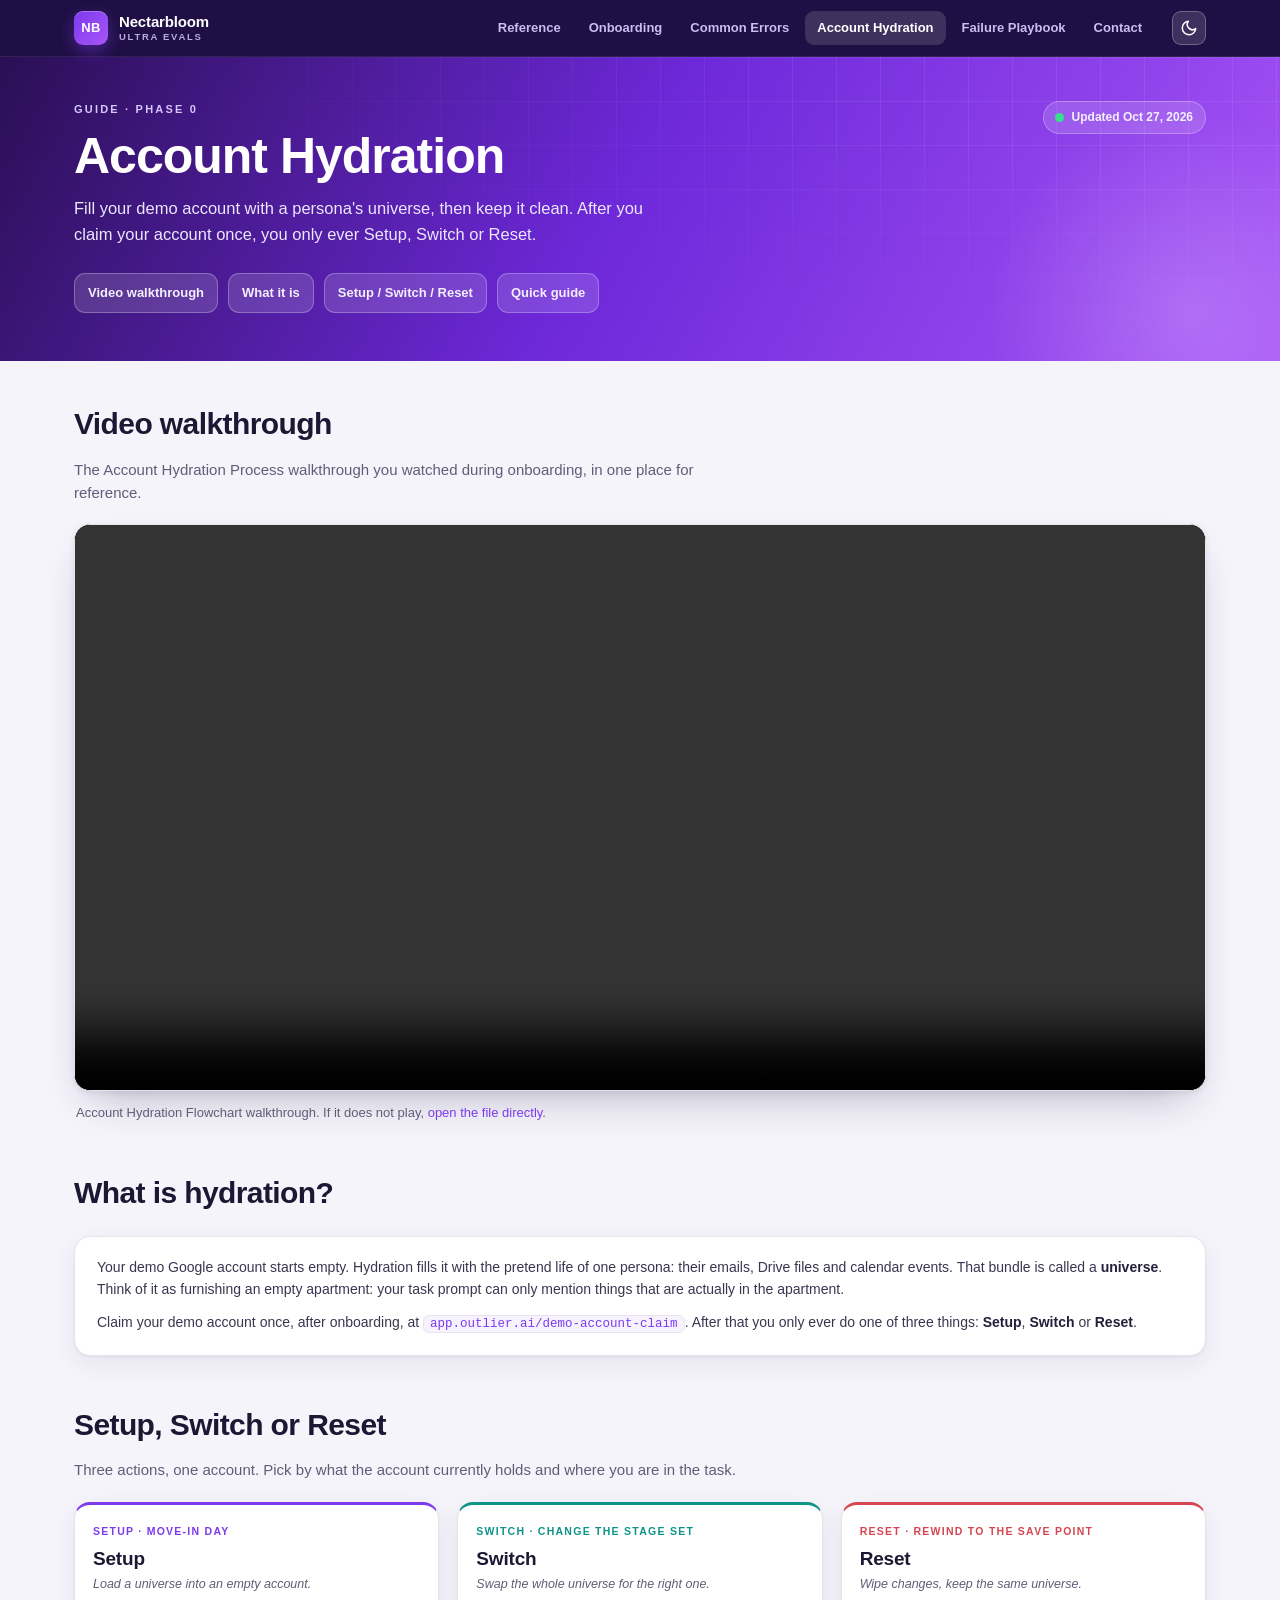
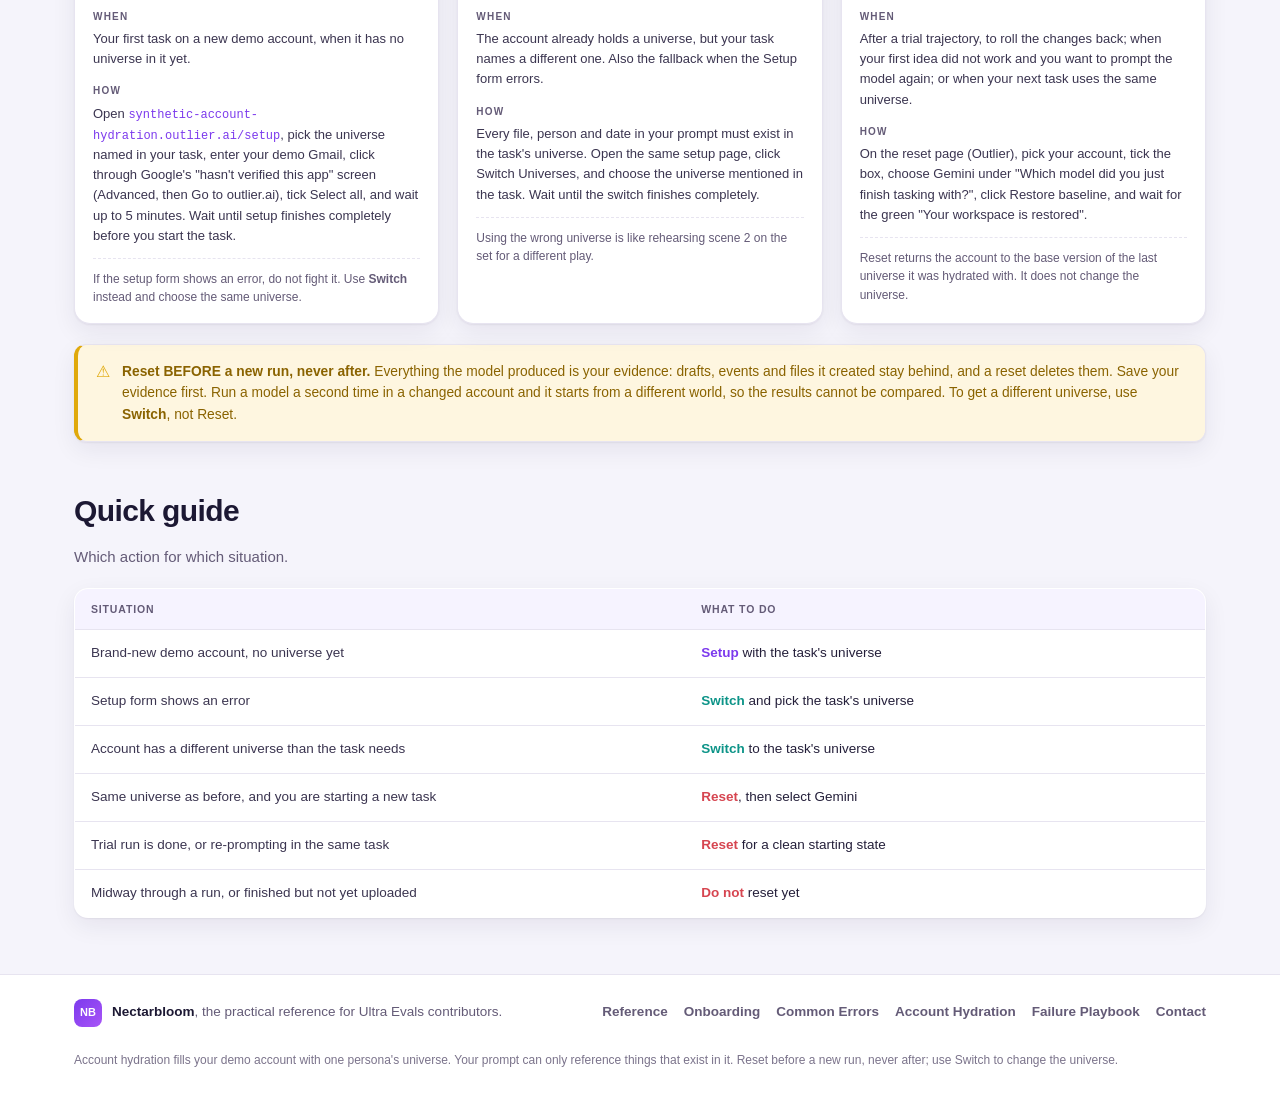
<file: hydration.html>
<!DOCTYPE html>
<html lang="en">
<head>
<meta charset="utf-8">
<link rel="icon" type="image/svg+xml" href="assets/favicon.svg">
<meta name="viewport" content="width=device-width, initial-scale=1">
<title>Account Hydration - Nectarbloom (Ultra Evals)</title>
<meta name="description" content="Account hydration for Nectarbloom contributors: the video walkthrough, what a universe is, and when to Setup, Switch or Reset.">
<style>
  :root {
    --bg: #f5f4fb;
    --panel: #ffffff;
    --ink: #1c1833;
    --muted: #645b77;
    --line: #e7e4f0;
    --brand: #7c3aed;
    --brand-2: #a855f7;
    --brand-ring: rgba(124,58,237,.18);
    --brand-glow: rgba(124,58,237,.28);
    --fail-bg: #fdecec; --fail-line: #d64550; --fail-ink: #8a1f2b;
    --warn-bg: #fef6e0; --warn-line: #e0a90b; --warn-ink: #8a6300;
    --pass-bg: #e8f5ec; --pass-line: #2f9e57; --pass-ink: #1c6b3c;
    --teal: #0d9488;
    --shadow: 0 1px 2px rgba(30,20,60,.06), 0 8px 24px rgba(30,20,60,.07);
    --shadow-lift: 0 2px 6px rgba(30,20,60,.08), 0 20px 42px -18px rgba(30,20,60,.32);
    --hover: #faf8ff;
    --chip-bg: #ffffff;
    --inside-bg: #f6f3ff;
    --notes-ink: #3b3550;
    --notes-strong: #241f3a;
    --nav-bg: #1f0f44;
    --hero-sub: #ece7ff;
    --hero-grad: linear-gradient(120deg, #2a0f54 0%, #6d28d9 48%, #a855f7 100%);
    --hero-tile: rgba(255,255,255,.14);
    --hero-tile-line: rgba(255,255,255,.26);
    --hero-grid: rgba(255,255,255,.07);
  }
  html[data-theme="dark"] {
    --bg: #0e0f1a;
    --panel: #171826;
    --ink: #e9e7f5;
    --muted: #9b94b4;
    --line: #272637;
    --brand: #a78bfa;
    --brand-2: #c4b5fd;
    --brand-ring: rgba(167,139,250,.25);
    --brand-glow: rgba(167,139,250,.30);
    --fail-bg: rgba(214,69,80,.16); --fail-line: #e26770; --fail-ink: #ffb9bd;
    --warn-bg: rgba(224,169,11,.16); --warn-line: #e4ba42; --warn-ink: #ffdd93;
    --pass-bg: rgba(47,158,87,.18); --pass-line: #49c67d; --pass-ink: #9ee9bb;
    --teal: #2dd4bf;
    --shadow: 0 1px 2px rgba(0,0,0,.5), 0 10px 30px rgba(0,0,0,.4);
    --shadow-lift: 0 2px 6px rgba(0,0,0,.5), 0 22px 46px -18px rgba(0,0,0,.6);
    --hover: #1d1e2f;
    --chip-bg: #1b1b2a;
    --inside-bg: #1b1733;
    --notes-ink: #c4bed8;
    --notes-strong: #ece9f8;
    --nav-bg: #150c2e;
    --hero-sub: #ece7ff;
    --hero-grad: linear-gradient(120deg, #1e0b3d 0%, #5b21b6 48%, #7c3aed 100%);
    --hero-tile: rgba(255,255,255,.12);
    --hero-tile-line: rgba(255,255,255,.22);
    --hero-grid: rgba(255,255,255,.06);
  }
  * { box-sizing: border-box; }
  html { scroll-behavior: smooth; }
  body {
    margin: 0; background: var(--bg); color: var(--ink);
    font: 15px/1.55 -apple-system, BlinkMacSystemFont, "Segoe UI", Roboto, Helvetica, Arial, sans-serif;
    -webkit-font-smoothing: antialiased; text-rendering: optimizeLegibility;
  }
  a { color: var(--brand); text-decoration: none; }
  .wrap { max-width: 1180px; margin: 0 auto; padding: 0 24px; }

  /* ---- Top nav ---- */
  .nav { position: sticky; top: 0; z-index: 50; background: var(--nav-bg); border-bottom: 1px solid rgba(255,255,255,.08); }
  .nav-inner { max-width: 1180px; margin: 0 auto; padding: 11px 24px; display: flex; align-items: center; gap: 18px; }
  .nav-brand { display: flex; align-items: center; gap: 11px; margin-right: auto; min-width: 0; }
  .nav-logo { flex: none; width: 34px; height: 34px; border-radius: 9px; display: grid; place-items: center; font-weight: 800; font-size: 13px; color: #fff; letter-spacing: .02em; background: linear-gradient(135deg, #7c3aed, #a855f7); box-shadow: inset 0 1px 0 rgba(255,255,255,.28), 0 6px 16px rgba(124,58,237,.45); }
  .nav-name { display: flex; flex-direction: column; line-height: 1.1; min-width: 0; }
  .nav-name b { color: #fff; font-size: 15px; font-weight: 800; letter-spacing: -.01em; }
  .nav-name span { color: #b9a9e6; font-size: 9.5px; font-weight: 700; letter-spacing: .18em; text-transform: uppercase; margin-top: 2px; }
  .nav-tabs { display: flex; align-items: center; gap: 4px; }
  .nav-tab { color: #cbbdf0; font-size: 13px; font-weight: 600; padding: 7px 12px; border-radius: 9px; white-space: nowrap; transition: background .16s, color .16s; }
  .nav-tab:hover { color: #fff; background: rgba(255,255,255,.08); }
  .nav-tab.active { color: #fff; background: rgba(255,255,255,.14); }
  .theme-toggle { flex: none; width: 34px; height: 34px; border-radius: 9px; cursor: pointer; color: #fff; display: grid; place-items: center; background: var(--hero-tile); border: 1px solid var(--hero-tile-line); transition: background .18s, transform .18s; }
  .theme-toggle:hover { background: rgba(255,255,255,.24); transform: translateY(-1px); }
  .theme-toggle svg { display: none; }
  html[data-theme="light"] .theme-toggle .i-moon { display: block; }
  html[data-theme="dark"]  .theme-toggle .i-sun  { display: block; }

  /* ---- Hero ---- */
  header.hero { position: relative; overflow: hidden; color: #fff; background: var(--hero-grad); padding: 44px 0 48px; }
  header.hero::before { content: ""; position: absolute; inset: 0; pointer-events: none; background: linear-gradient(var(--hero-grid) 1px, transparent 1px), linear-gradient(90deg, var(--hero-grid) 1px, transparent 1px); background-size: 44px 44px, 44px 44px; -webkit-mask-image: radial-gradient(120% 120% at 100% 0, #000 30%, transparent 75%); mask-image: radial-gradient(120% 120% at 100% 0, #000 30%, transparent 75%); }
  header.hero::after { content: ""; position: absolute; right: -140px; bottom: -180px; width: 460px; height: 460px; pointer-events: none; border-radius: 50%; background: radial-gradient(circle, rgba(255,255,255,.18), transparent 62%); }
  .hero-inner { position: relative; z-index: 1; display: flex; justify-content: space-between; align-items: flex-start; gap: 24px; flex-wrap: wrap; }
  .hero-eyebrow { font-size: 11px; font-weight: 800; letter-spacing: .2em; text-transform: uppercase; color: #d6c6ff; }
  .hero-title { margin: 12px 0 0; font-weight: 800; line-height: 1.04; letter-spacing: -.02em; font-size: clamp(30px, 4.4vw, 50px); max-width: 18ch; }
  .hero-sub { margin: 14px 0 0; color: var(--hero-sub); font-size: clamp(14px, 1.5vw, 16.5px); max-width: 64ch; font-weight: 500; }
  .updated { display: inline-flex; align-items: center; gap: 8px; white-space: nowrap; padding: 6px 12px 6px 11px; border-radius: 999px; background: var(--hero-tile); border: 1px solid var(--hero-tile-line); color: #f3efff; font-size: 12px; font-weight: 600; }
  .live-dot { width: 9px; height: 9px; border-radius: 50%; background: #34e08a; flex: none; box-shadow: 0 0 0 0 rgba(52,224,138,.7); animation: pulse 1.5s ease-in-out infinite; }
  @keyframes pulse { 0% { box-shadow: 0 0 0 0 rgba(52,224,138,.65); opacity: 1; } 70% { box-shadow: 0 0 0 8px rgba(52,224,138,0); opacity: .45; } 100% { box-shadow: 0 0 0 0 rgba(52,224,138,0); opacity: 1; } }
  @media (prefers-reduced-motion: reduce) { .live-dot { animation: none; } }
  .pills { display: flex; gap: 10px; flex-wrap: wrap; margin-top: 26px; position: relative; z-index: 1; }
  .pill { display: inline-flex; align-items: center; gap: 9px; padding: 9px 13px; border-radius: 11px; background: var(--hero-tile); border: 1px solid var(--hero-tile-line); color: #f3efff; font-size: 13px; font-weight: 700; transition: background .16s, transform .16s, border-color .16s; }
  .pill:hover { background: rgba(255,255,255,.26); transform: translateY(-1px); }

  /* ---- Sections ---- */
  main { padding: 10px 0 20px; }
  .sec { padding: 40px 0 6px; scroll-margin-top: 70px; }
  .section-head { margin-bottom: 20px; }
  .section-head h2 { margin: 0; font-size: clamp(22px, 2.6vw, 30px); font-weight: 800; letter-spacing: -.02em; }
  .section-head .lead { margin: 10px 0 0; color: var(--muted); font-size: 15px; max-width: 80ch; }

  /* ---- Video ---- */
  .video-wrap { border: 1px solid var(--line); border-radius: 16px; overflow: hidden; background: #000; box-shadow: var(--shadow-lift); }
  .video-wrap video { display: block; width: 100%; height: auto; background: #000; }
  .video-cap { margin: 12px 2px 0; color: var(--muted); font-size: 13px; }

  /* ---- Prose panel ---- */
  .prose { background: var(--panel); border: 1px solid var(--line); border-radius: 16px; padding: 20px 22px; box-shadow: var(--shadow); color: var(--notes-ink); font-size: 14px; }
  .prose p { margin: 0 0 12px; }
  .prose p:last-child { margin-bottom: 0; }
  .prose b { color: var(--notes-strong); }
  .prose .mono { font-family: ui-monospace, SFMono-Regular, Menlo, monospace; font-size: 12.5px; background: var(--inside-bg); border: 1px solid var(--line); border-radius: 6px; padding: 1px 6px; color: var(--brand); }

  /* ---- Action cards (Setup / Switch / Reset) ---- */
  .hy-grid { display: grid; grid-template-columns: repeat(3, 1fr); gap: 18px; }
  .hy-card { background: var(--panel); border: 1px solid var(--line); border-top: 3px solid var(--brand); border-radius: 16px; padding: 18px 18px 16px; box-shadow: var(--shadow); display: flex; flex-direction: column; transition: transform .18s ease, box-shadow .18s ease; }
  .hy-card:hover { transform: translateY(-2px); box-shadow: var(--shadow-lift); }
  .hy-card.c-switch { border-top-color: var(--teal); }
  .hy-card.c-reset { border-top-color: var(--fail-line); }
  .hy-kicker { font-size: 10.5px; font-weight: 800; letter-spacing: .12em; text-transform: uppercase; color: var(--brand); }
  .hy-card.c-switch .hy-kicker { color: var(--teal); }
  .hy-card.c-reset .hy-kicker { color: var(--fail-line); }
  .hy-card h3 { margin: 5px 0 2px; font-size: 19px; font-weight: 800; letter-spacing: -.01em; }
  .hy-tag { font-size: 12.5px; color: var(--muted); font-style: italic; }
  .hy-label { font-size: 10px; font-weight: 800; letter-spacing: .12em; text-transform: uppercase; color: var(--muted); margin: 14px 0 5px; }
  .hy-card p { margin: 0; font-size: 13px; color: var(--notes-ink); }
  .hy-card p + p { margin-top: 7px; }
  .hy-card .mono { font-family: ui-monospace, SFMono-Regular, Menlo, monospace; font-size: 12px; color: var(--brand); }
  .hy-card.c-switch .mono { color: var(--teal); }
  .hy-note { margin-top: 12px; padding-top: 11px; border-top: 1px dashed var(--line); font-size: 12px; color: var(--muted); }

  /* ---- Callout ---- */
  .callout { margin-top: 20px; display: flex; gap: 12px; align-items: flex-start; background: var(--panel); border: 1px solid var(--line); border-left: 4px solid var(--brand); border-radius: 12px; padding: 16px 18px; color: var(--notes-ink); font-size: 13.8px; box-shadow: var(--shadow); }
  .callout b { color: var(--notes-strong); }
  .callout-ic { color: var(--brand); font-size: 16px; line-height: 1.4; flex: none; }
  .callout.warn { border-left-color: var(--warn-line); background: var(--warn-bg); color: var(--warn-ink); }
  .callout.warn b { color: var(--warn-ink); }
  .callout.warn .callout-ic { color: var(--warn-line); }

  /* ---- Quick guide table ---- */
  .qtable { width: 100%; border-collapse: collapse; background: var(--panel); border: 1px solid var(--line); border-radius: 14px; overflow: hidden; box-shadow: var(--shadow); }
  .qtable th { text-align: left; font-size: 10.5px; letter-spacing: .08em; text-transform: uppercase; color: var(--muted); background: var(--inside-bg); padding: 12px 16px; border-bottom: 1px solid var(--line); }
  .qtable td { padding: 13px 16px; border-bottom: 1px solid var(--line); font-size: 13.5px; vertical-align: top; }
  .qtable tr:last-child td { border-bottom: 0; }
  .qtable td.sit { color: var(--notes-ink); width: 54%; }
  .qtable td.act { color: var(--notes-strong); }
  .qtable td.act b { color: var(--brand); }
  .qtable td.act.sw b { color: var(--teal); }
  .qtable td.act.rs b { color: var(--fail-line); }
  .qtable tbody tr:hover { background: var(--hover); }

  /* ---- Footer ---- */
  .foot { margin-top: 50px; border-top: 1px solid var(--line); background: var(--panel); }
  .foot-inner { max-width: 1180px; margin: 0 auto; padding: 24px; display: flex; justify-content: space-between; align-items: center; gap: 16px; flex-wrap: wrap; }
  .foot-brand { display: flex; align-items: center; gap: 10px; color: var(--muted); font-size: 13.5px; }
  .foot-brand b { color: var(--ink); }
  .foot-logo { flex: none; width: 28px; height: 28px; border-radius: 8px; display: grid; place-items: center; font-weight: 800; font-size: 11px; color: #fff; background: linear-gradient(135deg, #7c3aed, #a855f7); }
  .foot-links { display: flex; gap: 16px; flex-wrap: wrap; }
  .foot-links a { color: var(--muted); font-size: 13.5px; font-weight: 600; }
  .foot-links a:hover { color: var(--brand); }
  .foot-note { max-width: 1180px; margin: 0 auto; padding: 0 24px 26px; color: var(--muted); font-size: 12px; opacity: .85; }

  @media (max-width: 900px) {
    .hy-grid { grid-template-columns: 1fr; }
    .nav-tabs { display: none; }
  }
  @media (max-width: 560px) {
    .wrap, .nav-inner, .foot-inner, .foot-note { padding-left: 16px; padding-right: 16px; }
    header.hero { padding: 32px 0 36px; }
    .qtable td.sit { width: auto; }
  }
</style>
<script>
(function(){try{var s=localStorage.getItem('qc-theme');var d=s||((window.matchMedia&&matchMedia('(prefers-color-scheme: dark)').matches)?'dark':'light');document.documentElement.setAttribute('data-theme',d);}catch(e){document.documentElement.setAttribute('data-theme','light');}})();
</script>
</head>
<body>

<nav class="nav">
  <div class="nav-inner">
    <a class="nav-brand" href="index.html">
      <span class="nav-logo">NB</span>
      <span class="nav-name"><b>Nectarbloom</b><span>Ultra Evals</span></span>
    </a>
    <div class="nav-tabs">
      <a class="nav-tab" href="index.html">Reference</a>
      <a class="nav-tab" href="onboarding.html">Onboarding</a>
      <a class="nav-tab" href="common-errors.html">Common Errors</a>
      <a class="nav-tab active" href="hydration.html">Account Hydration</a>
      <a class="nav-tab" href="failure-playbook.html">Failure Playbook</a>
      <a class="nav-tab" href="contact.html">Contact</a>
    </div>
    <button class="theme-toggle" id="themeToggle" type="button" title="Toggle light / dark" aria-label="Toggle light / dark">
      <svg class="i-sun" width="18" height="18" viewBox="0 0 24 24" fill="none" stroke="currentColor" stroke-width="2" stroke-linecap="round" stroke-linejoin="round"><circle cx="12" cy="12" r="4"/><path d="M12 2v2M12 20v2M4.9 4.9l1.4 1.4M17.7 17.7l1.4 1.4M2 12h2M20 12h2M4.9 19.1l1.4-1.4M17.7 6.3l1.4-1.4"/></svg>
      <svg class="i-moon" width="18" height="18" viewBox="0 0 24 24" fill="none" stroke="currentColor" stroke-width="2" stroke-linecap="round" stroke-linejoin="round"><path d="M21 12.8A9 9 0 1 1 11.2 3a7 7 0 0 0 9.8 9.8z"/></svg>
    </button>
  </div>
</nav>

<header class="hero" id="top">
  <div class="wrap hero-inner">
    <div class="hero-main">
      <div class="hero-eyebrow">Guide &middot; Phase 0</div>
      <h1 class="hero-title">Account Hydration</h1>
      <p class="hero-sub">Fill your demo account with a persona's universe, then keep it clean. After you claim your account once, you only ever Setup, Switch or Reset.</p>
      <nav class="pills" aria-label="On this page">
        <a class="pill" href="#video">Video walkthrough</a>
        <a class="pill" href="#what">What it is</a>
        <a class="pill" href="#actions">Setup / Switch / Reset</a>
        <a class="pill" href="#quick">Quick guide</a>
      </nav>
    </div>
    <div class="hero-side">
      <div class="updated"><span class="live-dot"></span>Updated Oct 27, 2026</div>
    </div>
  </div>
</header>

<main class="wrap">

  <!-- ============ VIDEO ============ -->
  <section id="video" class="sec">
    <div class="section-head">
      <h2>Video walkthrough</h2>
      <p class="lead">The Account Hydration Process walkthrough you watched during onboarding, in one place for reference.</p>
    </div>
    <div class="video-wrap">
      <video controls preload="metadata" playsinline>
        <source src="assets/HYDRATION_guide.mp4" type="video/mp4">
        Your browser cannot play embedded video. <a href="assets/HYDRATION_guide.mp4">Download the walkthrough</a>.
      </video>
    </div>
    <p class="video-cap">Account Hydration Flowchart walkthrough. If it does not play, <a href="assets/HYDRATION_guide.mp4">open the file directly</a>.</p>
  </section>

  <!-- ============ WHAT IS HYDRATION ============ -->
  <section id="what" class="sec">
    <div class="section-head">
      <h2>What is hydration?</h2>
    </div>
    <div class="prose">
      <p>Your demo Google account starts empty. Hydration fills it with the pretend life of one persona: their emails, Drive files and calendar events. That bundle is called a <b>universe</b>. Think of it as furnishing an empty apartment: your task prompt can only mention things that are actually in the apartment.</p>
      <p>Claim your demo account once, after onboarding, at <span class="mono">app.outlier.ai/demo-account-claim</span>. After that you only ever do one of three things: <b>Setup</b>, <b>Switch</b> or <b>Reset</b>.</p>
    </div>
  </section>

  <!-- ============ ACTIONS ============ -->
  <section id="actions" class="sec">
    <div class="section-head">
      <h2>Setup, Switch or Reset</h2>
      <p class="lead">Three actions, one account. Pick by what the account currently holds and where you are in the task.</p>
    </div>
    <div class="hy-grid">
      <article class="hy-card c-setup">
        <div class="hy-kicker">Setup &middot; move-in day</div>
        <h3>Setup</h3>
        <div class="hy-tag">Load a universe into an empty account.</div>
        <div class="hy-label">When</div>
        <p>Your first task on a new demo account, when it has no universe in it yet.</p>
        <div class="hy-label">How</div>
        <p>Open <span class="mono">synthetic-account-hydration.outlier.ai/setup</span>, pick the universe named in your task, enter your demo Gmail, click through Google's "hasn't verified this app" screen (Advanced, then Go to outlier.ai), tick Select all, and wait up to 5 minutes. Wait until setup finishes completely before you start the task.</p>
        <div class="hy-note">If the setup form shows an error, do not fight it. Use <b>Switch</b> instead and choose the same universe.</div>
      </article>

      <article class="hy-card c-switch">
        <div class="hy-kicker">Switch &middot; change the stage set</div>
        <h3>Switch</h3>
        <div class="hy-tag">Swap the whole universe for the right one.</div>
        <div class="hy-label">When</div>
        <p>The account already holds a universe, but your task names a different one. Also the fallback when the Setup form errors.</p>
        <div class="hy-label">How</div>
        <p>Every file, person and date in your prompt must exist in the task's universe. Open the same setup page, click Switch Universes, and choose the universe mentioned in the task. Wait until the switch finishes completely.</p>
        <div class="hy-note">Using the wrong universe is like rehearsing scene 2 on the set for a different play.</div>
      </article>

      <article class="hy-card c-reset">
        <div class="hy-kicker">Reset &middot; rewind to the save point</div>
        <h3>Reset</h3>
        <div class="hy-tag">Wipe changes, keep the same universe.</div>
        <div class="hy-label">When</div>
        <p>After a trial trajectory, to roll the changes back; when your first idea did not work and you want to prompt the model again; or when your next task uses the same universe.</p>
        <div class="hy-label">How</div>
        <p>On the reset page (Outlier), pick your account, tick the box, choose Gemini under "Which model did you just finish tasking with?", click Restore baseline, and wait for the green "Your workspace is restored".</p>
        <div class="hy-note">Reset returns the account to the base version of the last universe it was hydrated with. It does not change the universe.</div>
      </article>
    </div>

    <div class="callout warn">
      <span class="callout-ic">&#9888;</span>
      <div><b>Reset BEFORE a new run, never after.</b> Everything the model produced is your evidence: drafts, events and files it created stay behind, and a reset deletes them. Save your evidence first. Run a model a second time in a changed account and it starts from a different world, so the results cannot be compared. To get a different universe, use <b>Switch</b>, not Reset.</div>
    </div>
  </section>

  <!-- ============ QUICK GUIDE ============ -->
  <section id="quick" class="sec">
    <div class="section-head">
      <h2>Quick guide</h2>
      <p class="lead">Which action for which situation.</p>
    </div>
    <table class="qtable">
      <thead><tr><th>Situation</th><th>What to do</th></tr></thead>
      <tbody>
        <tr><td class="sit">Brand-new demo account, no universe yet</td><td class="act"><b>Setup</b> with the task's universe</td></tr>
        <tr><td class="sit">Setup form shows an error</td><td class="act sw"><b>Switch</b> and pick the task's universe</td></tr>
        <tr><td class="sit">Account has a different universe than the task needs</td><td class="act sw"><b>Switch</b> to the task's universe</td></tr>
        <tr><td class="sit">Same universe as before, and you are starting a new task</td><td class="act rs"><b>Reset</b>, then select Gemini</td></tr>
        <tr><td class="sit">Trial run is done, or re-prompting in the same task</td><td class="act rs"><b>Reset</b> for a clean starting state</td></tr>
        <tr><td class="sit">Midway through a run, or finished but not yet uploaded</td><td class="act rs"><b>Do not</b> reset yet</td></tr>
      </tbody>
    </table>
  </section>

</main>

<footer class="foot">
  <div class="foot-inner">
    <div class="foot-brand"><span class="foot-logo">NB</span><span><b>Nectarbloom</b>, the practical reference for Ultra Evals contributors.</span></div>
    <nav class="foot-links">
      <a href="index.html">Reference</a>
      <a href="onboarding.html">Onboarding</a>
      <a href="common-errors.html">Common Errors</a>
      <a href="hydration.html">Account Hydration</a>
      <a href="failure-playbook.html">Failure Playbook</a>
      <a href="contact.html">Contact</a>
    </nav>
  </div>
  <div class="foot-note">Account hydration fills your demo account with one persona's universe. Your prompt can only reference things that exist in it. Reset before a new run, never after; use Switch to change the universe.</div>
</footer>

<script>
  var root = document.documentElement;
  var themeToggle = document.getElementById('themeToggle');
  if (themeToggle) themeToggle.addEventListener('click', function(){
    var next = root.getAttribute('data-theme') === 'dark' ? 'light' : 'dark';
    root.setAttribute('data-theme', next);
    try { localStorage.setItem('qc-theme', next); } catch (e) {}
  });
</script>
</body>
</html>
</file>
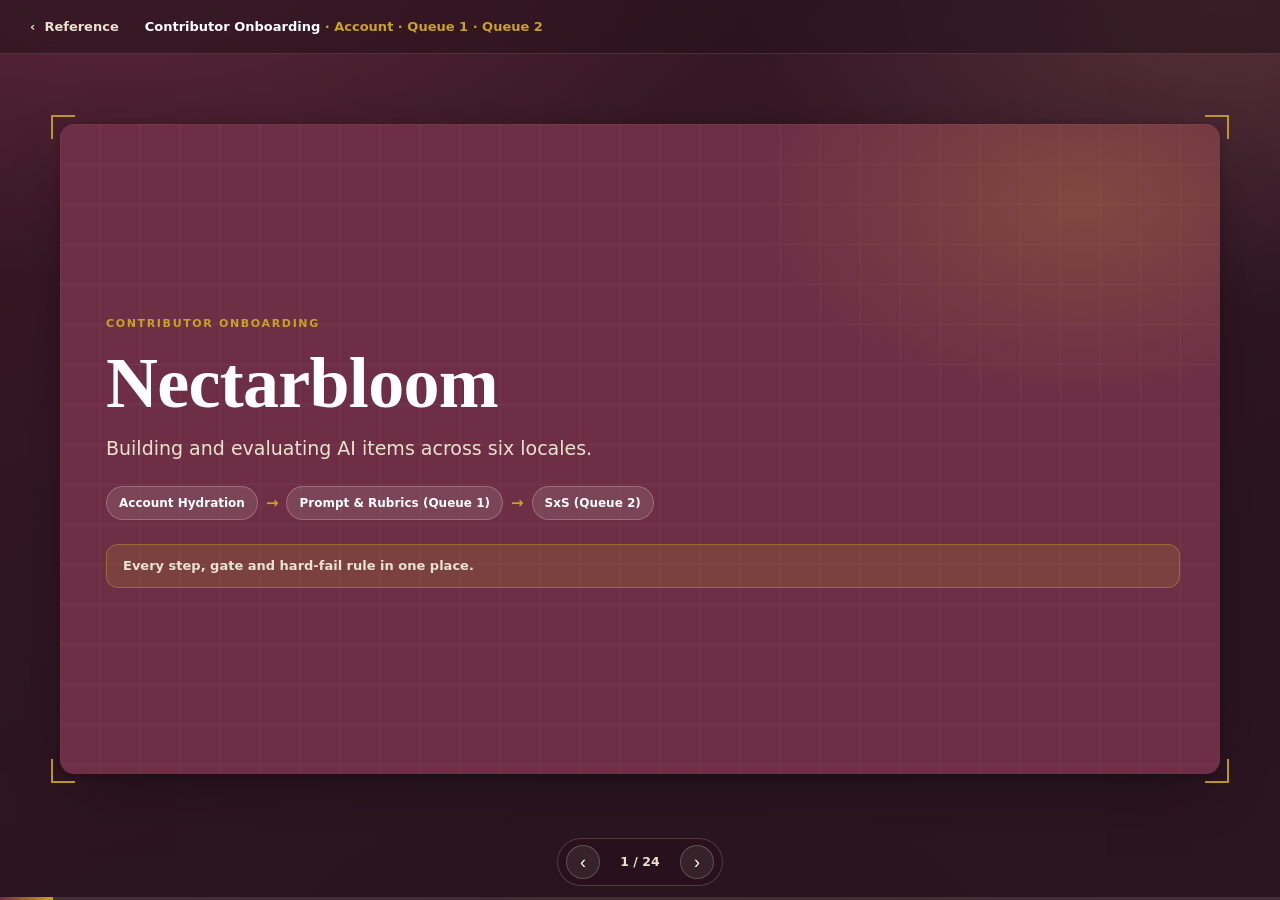
<file: onboarding.html>
<!DOCTYPE html>
<html lang="en">
<head>
<meta charset="utf-8">
<link rel="icon" type="image/svg+xml" href="assets/favicon.svg">
<meta name="viewport" content="width=device-width, initial-scale=1">
<title>Contributor Onboarding - Nectarbloom (Ultra Evals)</title>
<link rel="stylesheet" href="assets/deck.css">
</head>
<body>

<header class="topbar">
  <a class="back" href="index.html">&#8249;&nbsp; Reference</a>
  <div class="deck-name">Contributor Onboarding <span>&middot; Account &middot; Queue 1 &middot; Queue 2</span></div>
</header>

<div class="stage">
  <div class="frame">
    <span class="br tl"></span><span class="br tr"></span><span class="br bl"></span><span class="br rb"></span>

    <!-- 1 TITLE -->
    <section class="slide title active">
      <div class="s-eyebrow">Contributor Onboarding</div>
      <h1 class="big">Nectarbloom</h1>
      <p class="lead">Building and evaluating AI items across six locales.</p>
      <div class="flow">
        <span class="step">Account Hydration</span><span class="arr">&#8594;</span>
        <span class="step">Prompt &amp; Rubrics (Queue 1)</span><span class="arr">&#8594;</span>
        <span class="step">SxS (Queue 2)</span>
      </div>
      <div class="title-note">Every step, gate and hard-fail rule in one place.</div>
    </section>

    <!-- 2 ORIENTATION -->
    <section class="slide">
      <div class="s-badge">Orientation</div>
      <div class="s-head">
        <div class="s-eyebrow">Orientation</div>
        <h2 class="s-title">Two queues, one item</h2>
        <p class="s-intro">An evaluation item is built in Queue 1, then run against models in Queue 2. Most contributors work in one queue, but the handoff is what the work is for.</p>
      </div>
      <div class="s-body">
        <div class="cols">
          <div class="ov-card"><h4><span class="k">Queue 1</span>Prompt and Rubrics</h4><p>You build the item: the opening prompt, the target deliverables, the GTFA, the weighted rubric and, on Type 2, the Known / Not Known steering script.</p><p><b>Output:</b> a finished, frozen item.</p></div>
          <div class="ov-card"><h4><span class="k">Queue 2</span>SxS</h4><p>You run that item as a full 20+ turn conversation against two models, grade both against the existing rubric, rate eight dimensions and record one preference.</p><p><b>Output:</b> comparable preference data.</p></div>
        </div>
      </div>
      <div class="callout"><b>The rule that spans both queues:</b> every file, person, date and event you reference must actually exist in your hydrated universe. Never invent an entity; never mock an input file.</div>
      <div class="s-foot"><span>Orientation</span><span>Contributor Onboarding</span></div>
    </section>

    <!-- 3 ORDER OF WORK -->
    <section class="slide">
      <div class="s-badge">Pipeline</div>
      <div class="s-head">
        <div class="s-eyebrow">The order of work</div>
        <h2 class="s-title">The whole pipeline at a glance</h2>
        <p class="s-intro">Three phases, in order. Most rejections come from skipping a step in an earlier phase.</p>
      </div>
      <div class="s-body">
        <div class="cols three">
          <div class="col ok"><h4>Phase 0 &middot; Set up</h4><ul>
            <li>Claim your Gemini demo account</li>
            <li>Create one Gmail address</li>
            <li>Run /setup for your universe</li>
            <li>Reset before every run</li>
          </ul></div>
          <div class="col ok"><h4>Phase 1 &middot; Build &middot; Queue 1</h4><ul>
            <li>Explore the universe</li>
            <li>Write prompt + deliverables</li>
            <li>GTFA, then rubric, then Known/Not Known</li>
            <li>Pass the 40% gate</li>
          </ul></div>
          <div class="col ok"><h4>Phase 2 &middot; Evaluate &middot; Queue 2</h4><ul>
            <li>Rehydrate, run 20+ turns</li>
            <li>Grade + annotate turns</li>
            <li>Rate 8 dimensions</li>
            <li>Record one preference</li>
          </ul></div>
        </div>
      </div>
      <div class="callout rose"><b>Never delete a chat.</b> Deleting permanently kills every share link in the task and the whole task fails, in both queues. Start a new chat per task and leave every chat in place.</div>
      <div class="s-foot"><span>The order of work</span><span>Contributor Onboarding</span></div>
    </section>

    <!-- 4 PHASE 0 ACCOUNT -->
    <section class="slide">
      <div class="s-badge">Phase 0 &middot; Account</div>
      <div class="s-head">
        <div class="s-eyebrow">Phase 0 &middot; Account</div>
        <h2 class="s-title">Two links, and picking the wrong one is the classic mistake</h2>
        <p class="s-intro">Two accounts are in play. You run the models in a Gemini demo account you claim; the item's universe lives in a hydrated Gmail address you create and keep for the whole project. These two links manage that second one.</p>
      </div>
      <div class="s-body">
        <div class="cols">
          <div class="col"><h4>/setup <span class="k">&middot; Rare</span></h4><p style="margin:0 0 9px;color:var(--mute);font-size:12.8px">Changes whose life is in the account.</p><ul>
            <li>Your very first account</li>
            <li>A different persona or universe</li>
            <li>Same address, never make a second Gmail</li>
          </ul></div>
          <div class="col"><h4>/reset <span class="k">&middot; Constant</span></h4><p style="margin:0 0 9px;color:var(--mute);font-size:12.8px">Puts that same life back to how it started.</p><ul>
            <li>Before every new task</li>
            <li>Before each model's run</li>
            <li>Before a Type 2 simplified trajectory</li>
          </ul></div>
        </div>
      </div>
      <div class="callout"><b>Reset before a run, never after one.</b> Everything the model produced is evidence you still need: files to upload, drafts to check, events to verify while grading. &nbsp;&middot;&nbsp; synthetic-account-hydration.outlier.ai/setup &middot; /reset</div>
      <div class="s-foot"><span>Phase 0 &middot; Account</span><span>Contributor Onboarding</span></div>
    </section>

    <!-- 5 PHASE 0 STEP BY STEP -->
    <section class="slide">
      <div class="s-badge">Phase 0</div>
      <div class="s-head">
        <div class="s-eyebrow">Phase 0 &middot; Step by step</div>
        <h2 class="s-title">Getting set up: do these once, in this order</h2>
        <p class="s-intro">About ten minutes, most of it waiting. Steps 2 to 6 repeat each time you are moved to a new persona or universe: same Gmail address, new selection in the dropdown.</p>
      </div>
      <div class="s-body">
        <ol class="steps two">
          <li class="step-item"><span class="step-n">1</span><h5>Claim your Gemini demo account</h5><p>app.outlier.ai/demo-account-claim. The account you run models in, and the one your login and model-selector screenshots must show.</p></li>
          <li class="step-item"><span class="step-n">2</span><h5>Create the Gmail address, once</h5><p>PersonaFirstName.YourConvention@gmail.com. Never a personal account. Ask your QM which universe to hydrate.</p></li>
          <li class="step-item"><span class="step-n">3</span><h5>Open /setup and enter your details</h5><p>Pick your universe from the Task workspace dropdown, type the exact address, click Continue with Google. Be signed in to outlier.ai first.</p></li>
          <li class="step-item"><span class="step-n">4</span><h5>Click through the "hasn't verified this app" warning</h5><p>Expected: the hydrator is an internal tool. Advanced, then Go to outlier.ai (unsafe). Some accounts skip this screen.</p></li>
          <li class="step-item"><span class="step-n">5</span><h5>Grant all three permissions</h5><p>Tick Select all: Gmail, Drive and Calendar. Partial permissions hydrate mail but no Drive, which is painful to diagnose.</p></li>
          <li class="step-item"><span class="step-n">6</span><h5>Wait for hydration to finish, up to five minutes</h5><p>Watch the new inbox fill in another tab. Do not start a task until the account genuinely looks lived-in.</p></li>
        </ol>
      </div>
      <div class="callout"><b>The hydrator never asks for your Google password.</b> If any Outlier page does, stop and raise it in the War Room.</div>
      <div class="s-foot"><span>Phase 0 &middot; Step by step</span><span>Contributor Onboarding</span></div>
    </section>

    <!-- 6 PHASE 0 DISCIPLINE -->
    <section class="slide">
      <div class="s-badge">Phase 0</div>
      <div class="s-head">
        <div class="s-eyebrow">Phase 0 &middot; Discipline</div>
        <h2 class="s-title">When to reset, and when not to</h2>
      </div>
      <div class="s-body">
        <div class="cols">
          <div class="col ok"><h4>Reset</h4><ul>
            <li>Before starting a new task</li>
            <li>Before the first model's run</li>
            <li>Before the second model's run</li>
            <li>Before a Type 2 simplified trajectory</li>
          </ul></div>
          <div class="col err"><h4>Do not reset</h4><ul>
            <li>Midway through a run</li>
            <li>After a run, before uploading files</li>
            <li>Moving to a new persona (use /setup instead)</li>
          </ul></div>
        </div>
      </div>
      <div class="callout"><b>Why the second reset matters most.</b> Models take real actions: they create events, save files and leave drafts, and those persist. Run a second model without resetting and it starts in a world the first one rearranged, so the comparison is worthless. Wait for the green "Your workspace is restored" before you open a chat.</div>
      <div class="s-foot"><span>Phase 0 &middot; Discipline</span><span>Contributor Onboarding</span></div>
    </section>

    <!-- 7 QUEUE 1 TASK TYPE -->
    <section class="slide">
      <div class="s-badge">Queue 1</div>
      <div class="s-head">
        <div class="s-eyebrow">Queue 1 &middot; Prompt and Rubrics</div>
        <h2 class="s-title">First question: which task type do you have?</h2>
        <p class="s-intro">Open the Opening Prompt step. If the prompt and target deliverables are already filled in, you have Type 1. If they are empty and waiting for you, you have Type 2.</p>
      </div>
      <div class="s-body">
        <table class="dtable t3">
          <thead><tr><th class="c-err">Field</th><th>Type 1 &middot; Seeded</th><th>Type 2 &middot; From scratch</th></tr></thead>
          <tbody>
            <tr><td class="c-err">Opening prompt</td><td>Pre-filled, you review it</td><td>You write it</td></tr>
            <tr><td class="c-err">User goal</td><td>Given to you</td><td>Does not exist</td></tr>
            <tr><td class="c-err">Target deliverables</td><td>Pre-filled, you sharpen</td><td>You write them</td></tr>
            <tr><td class="c-err">Simplified trajectory</td><td>Not required</td><td>Required &middot; 1-3 turns</td></tr>
            <tr><td class="c-err">40% complexity gate</td><td>Not required</td><td>Required</td></tr>
            <tr><td class="c-err">Known / Not Known</td><td>Not required</td><td>You write it</td></tr>
            <tr><td class="c-err">GTFA + weighted rubric</td><td>You write both</td><td>You write both</td></tr>
          </tbody>
        </table>
      </div>
      <div class="callout"><b>Put plainly:</b> Type 1 starts at the GTFA, everything before it is given and only needs a validity check. Type 2 starts at a blank page and must also prove the item is hard enough.</div>
      <div class="s-foot"><span>Queue 1 &middot; Task type</span><span>Contributor Onboarding</span></div>
    </section>

    <!-- 8 QUEUE 1 STEP BY STEP -->
    <section class="slide">
      <div class="s-badge">Queue 1</div>
      <div class="s-head">
        <div class="s-eyebrow">Queue 1 &middot; Step by step</div>
        <h2 class="s-title">Build in this order</h2>
        <p class="s-intro">A rubric written before the GTFA almost always misses deliverables.</p>
      </div>
      <div class="s-body">
        <ol class="steps two">
          <li class="step-item"><span class="step-n">1</span><h5>Confirm the demo account</h5><p>Screenshot with the address legible.</p></li>
          <li class="step-item"><span class="step-n">2</span><h5>Confirm the model</h5><p>Screenshot the selector before the run.</p></li>
          <li class="step-item"><span class="step-n">3</span><h5>Explore your universe</h5><p>List filenames, people and dates; confirm each on screen.</p></li>
          <li class="step-item"><span class="step-n">4</span><h5>Check the artifact pack</h5><p>Flag anything translated or missing.</p></li>
          <li class="step-item"><span class="step-n">5</span><h5>Write the opening prompt</h5><p>2-3 loose asks &middot; the twelve rules &middot; no LLM.</p></li>
          <li class="step-item"><span class="step-n">6</span><h5>Write the target deliverables</h5><p>Artifacts, values, side effects, what must be absent.</p></li>
          <li class="step-item"><span class="step-n">7</span><h5>Run the simplified trajectory</h5><p>Rehydrate first &middot; 1-3 turns &middot; dump everything.</p></li>
          <li class="step-item"><span class="step-n">8</span><h5>Record each turn</h5><p>Exact prompt as the title, own link, files.</p></li>
          <li class="step-item"><span class="step-n">9</span><h5>Submit trajectory evidence</h5><p>Share link + chat PDF that matches it.</p></li>
          <li class="step-item"><span class="step-n">10</span><h5>Grade it and check the gate</h5><p>Must pass &#8804; 40% of available weight.</p></li>
          <li class="step-item"><span class="step-n">11</span><h5>Write the GTFA</h5><p>Deliverables &middot; values &middot; side effects &middot; absences.</p></li>
          <li class="step-item"><span class="step-n">12</span><h5>Author 10-30 weighted criteria</h5><p>Binary, observable, atomic, positive.</p></li>
          <li class="step-item"><span class="step-n">13</span><h5>Tag every criterion</h5><p>Across all six Outcome Quality sub-dimensions.</p></li>
          <li class="step-item"><span class="step-n">14</span><h5>Rubric eval check</h5><p>Then Known / Not Known, then submit.</p></li>
        </ol>
      </div>
      <div class="callout"><b>Steps 7 to 10 are Type 2 only.</b> On a Type 1 task you start at step 11.</div>
      <div class="s-foot"><span>Queue 1 &middot; Step by step</span><span>Contributor Onboarding</span></div>
    </section>

    <!-- 9 QUEUE 1 THE CRAFT -->
    <section class="slide">
      <div class="s-badge">Queue 1</div>
      <div class="s-head">
        <div class="s-eyebrow">Queue 1 &middot; The craft</div>
        <h2 class="s-title">The opening prompt is deliberately incomplete</h2>
        <p class="s-intro">The gap between what the opener states and what it withholds is the difficulty of your item. An item that gives everything away in Turn 1 cannot produce a 20+ turn conversation.</p>
      </div>
      <div class="s-body">
        <div class="cols">
          <div class="col"><h4>The rules that matter most</h4><ul>
            <li>A <b>partial request</b>: 2-3 loose asks, not the full task</li>
            <li>Start abstract; let the goal emerge over the conversation</li>
            <li>Lead with motive and situation, never a task list</li>
            <li>Ground every entity in your universe</li>
            <li>Leave room for judgment, not a mechanical fetch</li>
            <li>Natural, human, written by you: no LLM, paste is disabled</li>
            <li>Native register for your locale, never a translation</li>
            <li>Deliverables live in a separate field, never in the opener</li>
          </ul></div>
          <div class="col">
            <div class="box good"><div class="box-label">Good opener</div><div class="quote"><em class="q">"My quarterly numbers are due to the board Friday and something feels off in the March figures, can you help me get to the bottom of it before then?"</em></div><div class="meta">Real stakes. No artifact, format or tool named.</div></div>
            <div class="box bad"><div class="box-label">Too easy, rewrite</div><div class="quote"><em class="q">"Create a one-page PDF of my March expenses with a totals row and email it to my manager."</em></div><div class="meta">Names the artifact, format and action. A strong model one-shots it.</div></div>
          </div>
        </div>
      </div>
      <div class="s-foot"><span>Queue 1 &middot; The craft</span><span>Contributor Onboarding</span></div>
    </section>

    <!-- 10 QUEUE 1 ANSWER KEY -->
    <section class="slide">
      <div class="s-badge">Queue 1</div>
      <div class="s-head">
        <div class="s-eyebrow">Queue 1 &middot; The answer key</div>
        <h2 class="s-title">Target deliverables, then the GTFA</h2>
        <p class="s-intro">Work the task live first, so the outcome reflects what a strong result actually is. Then write it down. Anything you leave out cannot be graded later.</p>
      </div>
      <div class="s-body">
        <div class="cols">
          <div class="col"><h4>Every deliverable covers three things</h4><ul>
            <li><b>The named artifacts</b>, with the specific values and sections that must appear</li>
            <li><b>The named side effects</b>: drafts, calendar entries, connector actions, with recipients and timing</li>
            <li><b>What must be absent</b>: out-of-scope data, other personas' PII, a draft that was sent</li>
          </ul></div>
          <div class="col ok"><h4>The GTFA covers all four</h4><ul>
            <li>The concrete deliverables</li>
            <li>The correct values and figures</li>
            <li>The side effects: events created, drafts prepared, files produced</li>
            <li>What must be absent: no hallucinated contacts, no unauthorised actions</li>
          </ul></div>
        </div>
      </div>
      <div class="callout"><b>Write deliverables as final states, never as predicted user moves.</b> "The user might ask to fix the budget sheet" cannot be graded. Every exact value in a criterion must trace back to the GTFA or the deliverables.</div>
      <div class="s-foot"><span>Queue 1 &middot; The answer key</span><span>Contributor Onboarding</span></div>
    </section>

    <!-- 11 QUEUE 1 TYPE 2 GATE -->
    <section class="slide">
      <div class="s-badge">Queue 1 &middot; Type 2</div>
      <div class="s-head">
        <div class="s-eyebrow">Queue 1 &middot; Type 2 only</div>
        <h2 class="s-title">The simplified trajectory and the 40% gate</h2>
        <p class="s-intro">A complexity test of your item, not an evaluation of the model. You deliberately give the model the easiest possible path, all deliverables in 1-3 turns, no steering, and check that it still fails most of your rubric.</p>
      </div>
      <div class="s-body">
        <div class="statrow" style="margin-bottom:16px">
          <div class="stat-chip"><span class="bignum">&#8804; 40%</span><span class="lbl">of the available rubric weight may pass, or the item is too easy.</span></div>
        </div>
        <ol class="steps two">
          <li class="step-item"><span class="step-n">1</span><h5>Rehydrate first</h5><p>The gate is only meaningful against a clean environment.</p></li>
          <li class="step-item"><span class="step-n">2</span><h5>1-3 turns, unsteered</h5><p>If you catch yourself nudging the model, stop and start over.</p></li>
          <li class="step-item"><span class="step-n">3</span><h5>Save the share link after every turn</h5><p>Each turn has its own URL and cannot be recovered.</p></li>
          <li class="step-item"><span class="step-n">4</span><h5>Grade against the same rubric</h5><p>Not a separate, easier one.</p></li>
        </ol>
      </div>
      <div class="callout"><b>Fix the item, not the measurement.</b> Do not delete or weaken criteria to force the number down. Add constraints, edge cases, cross-referencing and multi-artifact coordination, then re-run and re-grade. The percentage is weighted: failing a +3 criterion moves it far more than a +1.</div>
      <div class="s-foot"><span>Queue 1 &middot; Type 2 gate</span><span>Contributor Onboarding</span></div>
    </section>

    <!-- 12 QUEUE 1 RUBRIC IS FACTS -->
    <section class="slide">
      <div class="s-badge">Queue 1</div>
      <div class="s-head">
        <div class="s-eyebrow">Queue 1 &middot; The rubric</div>
        <h2 class="s-title">A rubric is a list of checkable facts</h2>
        <p class="s-intro">Not a scoring guide, not guidelines, not a description of what good looks like. Specific statements about the work, each true or false when you look at it.</p>
      </div>
      <div class="s-body">
        <div class="cols">
          <div class="col"><div class="box good"><div class="box-label">A criterion</div><div class="quote"><em class="q">"The report includes a section titled Risks."</em></div><div class="meta">True or false, and everyone who looks will agree.</div></div></div>
          <div class="col"><div class="box bad"><div class="box-label">Not a criterion</div><div class="quote"><em class="q">"The report should be well structured and easy to follow."</em></div><div class="meta">This is a hope. Two readers will not mark it the same way.</div></div></div>
        </div>
        <div class="ov-grid four" style="margin-top:14px">
          <div class="ov-card"><h4>Repeatability</h4><p>The same work scores the same from anyone.</p></div>
          <div class="ov-card"><h4>Comparability</h4><p>Two runs against one fixed standard, the product.</p></div>
          <div class="ov-card"><h4>A record</h4><p>Point at the criterion, not at taste.</p></div>
          <div class="ov-card"><h4>Speed</h4><p>Checking facts beats forming an opinion.</p></div>
        </div>
      </div>
      <div class="callout"><b>Binary, never scaled.</b> Avoid "Rate the clarity 1 to 5" (every reader picks a different number). Prefer "The summary is 200 words or fewer" (one reader, one answer). Wanting a scale usually means two or three binary criteria are hiding in one line.</div>
      <div class="s-foot"><span>Queue 1 &middot; The rubric</span><span>Contributor Onboarding</span></div>
    </section>

    <!-- 13 QUEUE 1 CRITERIA + WEIGHTS -->
    <section class="slide">
      <div class="s-badge">Queue 1</div>
      <div class="s-head">
        <div class="s-eyebrow">Queue 1 &middot; The rubric</div>
        <h2 class="s-title">10-30 criteria, each weighted +1 to +3</h2>
      </div>
      <div class="s-body">
        <div class="cols">
          <div class="col"><h4>Every criterion must be</h4><ul>
            <li><b>Binary</b>: unambiguously pass or fail</li>
            <li><b>Observable</b> in the artifact or transcript, never in reasoning</li>
            <li><b>Product-independent</b>: no product name, no interface quirk</li>
            <li><b>Atomic</b>: one requirement each, no "and" chains</li>
            <li><b>Positive</b>: States / Includes / Reports / Provides</li>
            <li><b>Self-contained</b>: decidable with only the prompt and input files</li>
          </ul></div>
          <div class="col"><h4>Weighting</h4><ul>
            <li><b>+3 Essential</b>: failure means the user's goal is not completed</li>
            <li><b>+2 Important</b>: the output is unusable as delivered without it</li>
            <li><b>+1 Minor positive</b>: a nice-to-have; the task is still fulfilled</li>
          </ul></div>
        </div>
      </div>
      <div class="callout"><b>Run the "looks-correct-but-wrong" test on every rubric.</b> Describe one output that would look plausible yet should fail: right numbers but the draft was sent; a figure from a stale source; a fabricated name that reads real. If your rubric would not catch it, add the criterion that does. Weight inflation is the common failure: if most of your list is +3, the weights distinguish nothing.</div>
      <div class="s-foot"><span>Queue 1 &middot; The rubric</span><span>Contributor Onboarding</span></div>
    </section>

    <!-- 14 QUEUE 1 ORDER OF WORK -->
    <section class="slide">
      <div class="s-badge">Queue 1</div>
      <div class="s-head">
        <div class="s-eyebrow">Queue 1 &middot; Order of work</div>
        <h2 class="s-title">Work the task before you write a single criterion</h2>
        <p class="s-intro">The order is fixed, and it is the part most often skipped. You cannot write a rubric against an imagined result.</p>
      </div>
      <div class="s-body">
        <ol class="steps two">
          <li class="step-item"><span class="step-n">1</span><h5>First: define the intent and opening prompt</h5><p>The concrete deliverable a real user would pay for.</p></li>
          <li class="step-item"><span class="step-n">2</span><h5>Then: run the task live, on more than one model</h5><p>Several turns. You are looking for how the task actually behaves.</p></li>
          <li class="step-item"><span class="step-n">3</span><h5>Then: fix the target outcome</h5><p>The reference final state. This becomes the anchor for everything scored.</p></li>
          <li class="step-item"><span class="step-n">4</span><h5>Only then: write the criteria against it</h5><p>The target outcome is what makes a criterion checkable.</p></li>
        </ol>
      </div>
      <div class="callout"><b>The person applying your rubric has never seen your reasoning.</b> Every value, filename, recipient and date should trace to the target outcome and GTFA. "Reports the net distribution as $7,626.60" is only writable because you worked the task and know the number.</div>
      <div class="s-foot"><span>Queue 1 &middot; Order of work</span><span>Contributor Onboarding</span></div>
    </section>

    <!-- 15 QUEUE 1 WHAT REVIEWERS FIND -->
    <section class="slide">
      <div class="s-badge">Queue 1</div>
      <div class="s-head">
        <div class="s-eyebrow">Queue 1 &middot; What reviewers find</div>
        <h2 class="s-title">Where rubrics actually fail</h2>
        <p class="s-intro">Across 297 criteria flagged as defective, the distribution was lopsided. The two at the top are more than half of everything found, and both are caught by one question.</p>
      </div>
      <div class="s-body">
        <div class="qbox"><span class="k">Ask one question of every line</span>"Would a perfect, honest response pass this, and would two people reading only the prompt agree on borderline work?"</div>
        <p style="margin:14px 0 0;color:var(--mute);font-size:12.8px">Duplication and bundling are what people instinctively proofread for, and they are almost never the problem.</p>
      </div>
      <div class="callout"><b>Review thresholds:</b> roughly 10% of criteria carrying a major defect, 15% major-or-moderate, or 20% carrying any defect, and the rubric fails review.</div>
      <div class="s-foot"><span>Queue 1 &middot; What reviewers find</span><span>Contributor Onboarding</span></div>
    </section>

    <!-- 16 QUEUE 1 TWO DEFECTS -->
    <section class="slide">
      <div class="s-badge">Queue 1</div>
      <div class="s-head">
        <div class="s-eyebrow">Queue 1 &middot; The rubric</div>
        <h2 class="s-title">The two defects that cost the most</h2>
        <p class="s-intro">Together they are 56% of everything reviewers find. Both are caught by asking one question of each line. Every example below is a real submitted criterion.</p>
      </div>
      <div class="s-body">
        <div class="cols">
          <div class="col"><h4><span class="bignum" style="font-size:24px;color:var(--bad-ink)">26%</span> &nbsp;Punishes the right answer</h4>
            <p style="margin:0 0 9px;color:var(--mute);font-size:12.5px">The criterion rewards something the conversation ruled out, or invents a constraint the user never set. A flawless response fails it.</p>
            <div class="box bad"><div class="quote"><em class="q">"Provides the file already in the first turn."</em></div><div class="meta">At turn 3 the user said to produce the document only on request.</div></div>
            <p style="margin:9px 0 0;color:var(--plum);font-size:12px;font-weight:700">Test: would a perfect, honest response pass this?</p>
          </div>
          <div class="col"><h4><span class="bignum" style="font-size:24px;color:var(--bad-ink)">30%</span> &nbsp;Wording two people cannot apply</h4>
            <p style="margin:0 0 9px;color:var(--mute);font-size:12.5px">The criterion turns on a word with no observable feature, so the result depends on who is scoring.</p>
            <div class="box bad"><div class="quote"><em class="q">"Maintains a reassuring tone in the note."</em></div><div class="meta">Tone has no threshold, and this note also delivers bad news.</div></div>
            <p style="margin:9px 0 0;color:var(--plum);font-size:12px;font-weight:700">Test: would two people agree on borderline work?</p>
          </div>
        </div>
      </div>
      <div class="callout"><b>The fix is always the same move:</b> replace the adjective with the observable feature. "Reassuring tone" becomes the specific sentence the note must contain. "Few screenshots" becomes a count.</div>
      <div class="s-foot"><span>Queue 1 &middot; The rubric</span><span>Contributor Onboarding</span></div>
    </section>

    <!-- 17 QUEUE 1 WORKED EXAMPLE -->
    <section class="slide">
      <div class="s-badge">Queue 1</div>
      <div class="s-head">
        <div class="s-eyebrow">Queue 1 &middot; The rubric</div>
        <h2 class="s-title">A worked example</h2>
        <p class="s-intro">The request: "Pull our Q3 numbers together into something I can send the board on Monday. Keep it short, and flag anything that looks off."</p>
      </div>
      <div class="s-body">
        <div class="cols">
          <div class="col err"><h4>First attempt, none of these work</h4><ul>
            <li>The memo is board-ready. <span style="color:var(--mute)">(the whole judgement restated)</span></li>
            <li>The memo is short and well written. <span style="color:var(--mute)">(bundled, neither half checkable)</span></li>
            <li>Correctly identifies the Q3 anomalies. <span style="color:var(--mute)">(needs information nobody has)</span></li>
          </ul></div>
          <div class="col ok"><h4>Same request, checkable</h4><ul>
            <li>Provides a document of 500 words or fewer</li>
            <li>Reports Q3 revenue as $4.18M</li>
            <li>States that the September figure is provisional</li>
            <li>Includes sections titled Summary, Q3 performance and Risks</li>
            <li>Attaches the document as a file rather than pasting it</li>
          </ul></div>
        </div>
      </div>
      <div class="callout"><b>Notice what happened to the vague words.</b> Short became a word count. Anything that looks off became the one specific thing that was off. Board-ready dissolved into structure, length and format, and no meaning was lost.</div>
      <div class="s-foot"><span>Queue 1 &middot; Worked example</span><span>Contributor Onboarding</span></div>
    </section>

    <!-- 18 QUEUE 1 PRE-SUBMIT PASS -->
    <section class="slide">
      <div class="s-badge">Queue 1</div>
      <div class="s-head">
        <div class="s-eyebrow">Queue 1 &middot; The rubric</div>
        <h2 class="s-title">The pass to run before you submit</h2>
        <p class="s-intro">Rubric creation is independently reviewed, so run this first. Work down the list once, in order.</p>
      </div>
      <div class="s-body">
        <div class="cols">
          <div class="col"><h4>Line by line</h4><ul>
            <li>Would a perfect, honest response pass this?</li>
            <li>Would two people reading only the prompt agree?</li>
            <li>Decidable from the prompt, environment and delivered work alone?</li>
            <li>About the delivered state, not how the model got there?</li>
            <li>Names only entities that exist in the universe?</li>
            <li>One requirement, present tense, positive, product-neutral?</li>
          </ul></div>
          <div class="col"><h4>Once, over the whole list</h4><ul>
            <li>Search for <b>[[</b> : no placeholder survived</li>
            <li>Paste-check filenames, values and thresholds, including the direction of every inequality</li>
            <li>Read it as a set: does any pair contradict, or always pass together?</li>
            <li>Walk the prompt's asks and tick each against its criterion</li>
            <li>Between 10 and 30 criteria, every weight 1, 2 or 3</li>
            <li>Sorted by weight, does the order match what matters to this persona?</li>
          </ul></div>
        </div>
      </div>
      <div class="callout"><b>The one question, asked of every line:</b> could a stranger, holding only the original request and the delivered work, mark this true or false and get the same answer I would?</div>
      <div class="s-foot"><span>Queue 1 &middot; Pre-submit pass</span><span>Contributor Onboarding</span></div>
    </section>

    <!-- 19 QUEUE 2 SXS -->
    <section class="slide">
      <div class="s-badge">Queue 2</div>
      <div class="s-head">
        <div class="s-eyebrow">Queue 2 &middot; SxS</div>
        <h2 class="s-title">First question: base task or follow-on?</h2>
        <p class="s-intro">Every task pairs one item against two models. One side is always the base model, Gemini; the other is a comparison model that changes from task to task.</p>
      </div>
      <div class="s-body">
        <div class="cols">
          <div class="ov-card"><h4><span class="k">Base task</span>Gemini vs. Model X</h4><p>You generate both sides: full trajectory, grading, annotation and ratings for each. You reset twice, once before each model's run.</p><p><b>Reuses nothing.</b></p></div>
          <div class="ov-card"><h4><span class="k">Follow-on task</span>Gemini vs. a new Model X</h4><p>You generate the new model only. Gemini's trajectory, grades, ratings and links are reused exactly as produced on the base task.</p><p><b>Reuses the base side.</b></p></div>
        </div>
      </div>
      <div class="callout rose"><b>Never touch an existing trajectory.</b> On a follow-on the Gemini side is final: do not re-run, re-grade, re-rate, re-upload, edit or delete it. Two Geminis in one task is the biggest trap; match the version string character for character and screenshot the selector before Turn 1.</div>
      <div class="s-foot"><span>Queue 2 &middot; SxS</span><span>Contributor Onboarding</span></div>
    </section>

    <!-- 20 QUEUE 2 STEP BY STEP -->
    <section class="slide">
      <div class="s-badge">Queue 2</div>
      <div class="s-head">
        <div class="s-eyebrow">Queue 2 &middot; Step by step</div>
        <h2 class="s-title">Run, capture, grade, rate, compare, in that order</h2>
      </div>
      <div class="s-body">
        <ol class="steps two">
          <li class="step-item"><span class="step-n">1</span><h5>Confirm the account</h5><p>Match the model named in the task to its account.</p></li>
          <li class="step-item"><span class="step-n">2</span><h5>Confirm the model + screenshot</h5><p>Selector legible, taken before Turn 1.</p></li>
          <li class="step-item"><span class="step-n">3</span><h5>Check the starter universe</h5><p>If the task is connector-based.</p></li>
          <li class="step-item"><span class="step-n">4</span><h5>Rehydrate, then run 20+ turns</h5><p>Opening prompt verbatim as Turn 1.</p></li>
          <li class="step-item"><span class="step-n">5</span><h5>Record every turn</h5><p>Exact prompt as title &middot; link &middot; files &middot; one key turn.</p></li>
          <li class="step-item"><span class="step-n">6</span><h5>Submit the final evidence</h5><p>Share link &middot; chat PDF &middot; output artifacts.</p></li>
          <li class="step-item"><span class="step-n">7</span><h5>Lint acknowledgement</h5><p>Fix what is fixable before acknowledging.</p></li>
          <li class="step-item"><span class="step-n">8</span><h5>Grade every criterion</h5><p>Pass 1 / fail 0 &middot; never edit the rubric.</p></li>
          <li class="step-item"><span class="step-n">9</span><h5>Annotate the turns</h5><p>Link each criterion to where it was decided.</p></li>
          <li class="step-item"><span class="step-n">10</span><h5>Rate the eight dimensions</h5><p>1-5 &middot; 200+ char justification &middot; cite turns.</p></li>
          <li class="step-item"><span class="step-n">11</span><h5>Record one preference</h5><p>1-7 &middot; read the slot labels every time.</p></li>
          <li class="step-item"><span class="step-n">12</span><h5>Chat preservation</h5><p>Tick the acknowledgement, then submit.</p></li>
        </ol>
      </div>
      <div class="callout"><b>On the base task you do steps 4 to 11 twice</b>, once per model, with a rehydration between them.</div>
      <div class="s-foot"><span>Queue 2 &middot; Step by step</span><span>Contributor Onboarding</span></div>
    </section>

    <!-- 21 QUEUE 2 STEERING -->
    <section class="slide">
      <div class="s-badge">Queue 2</div>
      <div class="s-head">
        <div class="s-eyebrow">Queue 2 &middot; Steering</div>
        <h2 class="s-title">Running the trajectory</h2>
      </div>
      <div class="s-body">
        <div class="statrow" style="margin-bottom:14px">
          <div class="stat-chip"><span class="bignum" style="color:var(--good-ink)">20+</span><span class="lbl">turns is the design target.</span></div>
          <div class="stat-chip"><span class="bignum" style="color:var(--bad-ink)">&lt; 7</span><span class="lbl">turns fails outright.</span></div>
        </div>
        <div class="cols">
          <div class="col ok"><h4>Good steering</h4><ul>
            <li>Introduce withheld details as a real user would</li>
            <li>Correct the model, pivot, follow up</li>
            <li>Keep going when it struggles, struggling is signal</li>
            <li>Pursue the same deliverables with both models</li>
          </ul></div>
          <div class="col err"><h4>Bad steering</h4><ul>
            <li>Dumping the whole deliverable list in one turn</li>
            <li>Nudging the model toward the right answer</li>
            <li>Padding with re-confirmations, these do not count</li>
            <li>Abandoning the run because the model is doing badly</li>
          </ul></div>
        </div>
      </div>
      <div class="callout"><b>Never copy the browser address bar.</b> Always use the product's Share feature. Gemini-family runs need one link per turn; GPT and Claude need only the final link.</div>
      <div class="s-foot"><span>Queue 2 &middot; Steering</span><span>Contributor Onboarding</span></div>
    </section>

    <!-- 22 QUEUE 2 SCORING -->
    <section class="slide">
      <div class="s-badge">Queue 2</div>
      <div class="s-head">
        <div class="s-eyebrow">Queue 2 &middot; Scoring</div>
        <h2 class="s-title">Grade, annotate, rate, prefer</h2>
      </div>
      <div class="s-body">
        <div class="ov-grid four">
          <div class="ov-card"><h4>Grade</h4><p>Pass 1 / fail 0 against the frozen rubric. Pass only on evidence in the produced output or a verified side effect. A described intention is a fail; partial satisfaction is a fail.</p></div>
          <div class="ov-card"><h4>Annotate</h4><p>Link every criterion to the turn where it was decided. Passed: the turn that best demonstrates it. Failed: the turn where it is clearest. Never default to Turn 1.</p></div>
          <div class="ov-card"><h4>Rate</h4><p>Eight dimensions, 1-5, with evidence. 200+ character justification on every score; cite turns on every 1-4. Safety is Yes/No, not 1-5.</p></div>
          <div class="ov-card"><h4>Prefer</h4><p>One 1-7 judgement per task. 4 is a tie; 1 and 7 are "much better". Read the slot labels, the order is not fixed. Must agree with your grades and ratings.</p></div>
        </div>
      </div>
      <div class="callout"><b>Exactly one key turn per model, and it is never Turn 1.</b> There is no 40% gate here: grade honestly. 0% and 100% are both legitimate.</div>
      <div class="s-foot"><span>Queue 2 &middot; Scoring</span><span>Contributor Onboarding</span></div>
    </section>

    <!-- 23 EVAL SANDBOX -->
    <section class="slide">
      <div class="s-badge">Both queues</div>
      <div class="s-head">
        <div class="s-eyebrow">Both queues</div>
        <h2 class="s-title">The eval sandbox: check your own work before you submit</h2>
        <p class="s-intro">A small IDE with Claude Code inside it. You never open a file or type a task ID; the step labels tell you which command is due and when.</p>
      </div>
      <div class="s-body">
        <table class="dtable">
          <thead><tr><th class="c-err" style="width:18%">Command</th><th style="width:12%">Queue</th><th style="width:16%">Blocking</th><th>What it looks for</th></tr></thead>
          <tbody>
            <tr><td class="c-err">/item</td><td>Q1</td><td><b class="bad">Blocking</b></td><td>Phantom entities, front-loaded prompts, ungradable wording</td></tr>
            <tr><td class="c-err">/rubric</td><td>Q1</td><td>No</td><td>Writes the rubric for you from the outcomes and GTFA</td></tr>
            <tr><td class="c-err">/trajectory a</td><td>Q2</td><td><b class="bad">Blocking</b></td><td>Turn count, gaps, missing or duplicated links, padding</td></tr>
            <tr><td class="c-err">/grading a</td><td>Q2</td><td>No</td><td>Writes the met / not-met grades with turn anchors</td></tr>
            <tr><td class="c-err">/dimensions a</td><td>Q2</td><td><b class="bad">Blocking</b></td><td>Wrong turns cited, filler justifications, mismatched ratings</td></tr>
            <tr><td class="c-err">/sxs ab</td><td>Q2</td><td><b class="bad">Blocking</b></td><td>Direction flips, understated strength, contradictions</td></tr>
          </tbody>
        </table>
      </div>
      <div class="callout"><b>Snapshot, then Save, every time.</b> It grades to the lowest score, not the average. Until you press both, the result lives only in the sandbox. Scale: 5 PASS &middot; 3 NON-FAIL &middot; 2 FAIL &middot; 1 UNAUDITABLE; one finding at 2 fails the whole command.</div>
      <div class="s-foot"><span>Both queues &middot; Eval sandbox</span><span>Contributor Onboarding</span></div>
    </section>

    <!-- 24 BEFORE YOU SUBMIT -->
    <section class="slide">
      <div class="s-badge">Checklist</div>
      <div class="s-head">
        <div class="s-eyebrow">Before you submit</div>
        <h2 class="s-title">The checks that fail a task outright</h2>
        <p class="s-intro">No matter how good the rest of the work is.</p>
      </div>
      <div class="s-body">
        <div class="cols">
          <div class="col err"><ul>
            <li>A <b>deleted chat</b>, it kills every share link at once</li>
            <li><b>Turn 1</b> selected as the key turn</li>
            <li>Final trajectory link missing, or not a valid public share page</li>
            <li>An uploaded <b>PDF that contradicts</b> the live share page</li>
            <li>A browser <b>address-bar URL</b> pasted instead of a Share link</li>
          </ul></div>
          <div class="col err"><ul>
            <li>An existing trajectory <b>modified, re-run or deleted</b></li>
            <li>Fewer than <b>7 turns</b> in a Queue 2 run</li>
            <li>An <b>ungrounded entity</b>: a file, person or date not in the universe</li>
            <li>A named file claimed in the response with <b>no matching upload</b></li>
            <li>An <b>LLM-written</b> opening prompt</li>
          </ul></div>
        </div>
        <div class="help"><h4>When in doubt</h4>Ask in the War Room before you run, not after. A wrong account, a wrong model or a wrong universe cannot be salvaged once the run has started, and a question costs far less than a rejected task.</div>
      </div>
      <div class="s-foot"><span>Before you submit</span><span>Account Hydration &middot; Prompt and Rubrics &middot; SxS &middot; Writing Rubrics</span></div>
    </section>

  </div>
</div>

<div class="deck-nav">
  <button class="nav-btn" id="prev" type="button" aria-label="Previous slide">&#8249;</button>
  <span class="counter" id="counter">1 / 24</span>
  <button class="nav-btn" id="next" type="button" aria-label="Next slide">&#8250;</button>
</div>
<div class="progress"><span id="bar"></span></div>

<script src="assets/deck.js"></script>
</body>
</html>
</file>
<file: assets/deck.css>
/* Nectarbloom deck viewer - shared styles.
   Palette + fonts matched to the source presentations:
   plum #6D2E46, rose #A26769, gold #C9A227, cream #ECE2D0, ink #2B2126 on white;
   Cambria (titles) + Calibri (body). */
:root {
  --plum: #6D2E46; --plum-deep: #582539; --rose: #A26769; --rose-soft: #c99b9c;
  --gold: #C9A227; --gold-deep: #8A6B0F; --cream: #ECE2D0;
  --card: #F7F2F3; --ink: #2B2126; --mute: #6B6064; --white: #fff;
  --rowalt: #F9F4F5; --line: #EAD9DD;
  --good-fill: #EDF2E6; --good-ink: #5B6E2F; --good-line: #cfe0bb;
  --bad-fill: #F7EAE9; --bad-ink: #A2433E; --bad-line: #eccbc8;
  --serif: "Cambria", "Georgia", "Times New Roman", serif;
  --sans: "Calibri", "Segoe UI", system-ui, -apple-system, BlinkMacSystemFont, sans-serif;
}
* { box-sizing: border-box; }
html, body { height: 100%; }
body {
  margin: 0; overflow: hidden; color: var(--ink);
  background: #3a1826;
  background-image:
    radial-gradient(1100px 620px at 10% -10%, rgba(109,46,70,.75), transparent 60%),
    radial-gradient(880px 560px at 96% 0%, rgba(162,103,105,.32), transparent 56%),
    radial-gradient(900px 700px at 50% 120%, rgba(40,18,28,.7), transparent 60%),
    linear-gradient(160deg, #3a1826, #2a1520 72%);
  font: 15px/1.5 var(--sans);
  -webkit-font-smoothing: antialiased; text-rendering: optimizeLegibility;
}
a { color: inherit; text-decoration: none; }

/* ---- Top bar ---- */
.topbar {
  position: fixed; top: 0; left: 0; right: 0; height: 54px; z-index: 40;
  display: flex; align-items: center; gap: 14px; padding: 0 18px;
  background: rgba(40,18,28,.62); border-bottom: 1px solid rgba(236,226,208,.14);
  -webkit-backdrop-filter: blur(10px); backdrop-filter: blur(10px);
}
.back { display: inline-flex; align-items: center; gap: 7px; color: var(--cream); font-size: 13px; font-weight: 600; padding: 7px 11px; border-radius: 9px; border: 1px solid transparent; transition: background .16s, border-color .16s; }
.back:hover { background: rgba(236,226,208,.12); border-color: rgba(236,226,208,.28); }
.deck-name { margin-right: auto; font-size: 13px; font-weight: 700; color: #fff; }
.deck-name span { color: var(--gold); font-weight: 600; }

/* ---- Stage + frame + brackets ---- */
.stage { position: absolute; inset: 54px 0 56px; display: grid; place-items: center; padding: 22px 26px; }
.frame { position: relative; width: min(1160px, 94vw); height: min(650px, calc(100vh - 150px)); }
.br { position: absolute; width: 24px; height: 24px; border: 2px solid var(--gold); opacity: .9; z-index: 5; pointer-events: none; }
.br.tl { top: -9px; left: -9px; border-right: 0; border-bottom: 0; }
.br.tr { top: -9px; right: -9px; border-left: 0; border-bottom: 0; }
.br.bl { bottom: -9px; left: -9px; border-right: 0; border-top: 0; }
.br.rb { bottom: -9px; right: -9px; border-left: 0; border-top: 0; }

/* ---- Slide ---- */
.slide {
  position: absolute; inset: 0; padding: 34px 40px 28px; display: none;
  flex-direction: column; overflow: auto; scrollbar-width: thin;
  background: var(--white); color: var(--ink);
  border-radius: 14px; box-shadow: 0 20px 60px -24px rgba(20,8,14,.75), 0 2px 8px rgba(0,0,0,.2);
}
.slide.active { display: flex; animation: slidein .34s cubic-bezier(.22,1,.36,1) both; }
@keyframes slidein { from { opacity: 0; transform: translateY(8px); } to { opacity: 1; transform: none; } }
.slide::-webkit-scrollbar { width: 9px; }
.slide::-webkit-scrollbar-thumb { background: var(--line); border-radius: 99px; }

.s-head { flex: none; }
.s-eyebrow { font-size: 11px; font-weight: 700; letter-spacing: .15em; text-transform: uppercase; color: var(--rose); }
.s-title { margin: 8px 0 0; font-family: var(--serif); font-size: clamp(21px, 2.7vw, 31px); font-weight: 700; letter-spacing: -.01em; line-height: 1.1; color: var(--plum); }
.s-intro { margin: 9px 0 0; font-size: 13.5px; color: var(--mute); max-width: 94ch; }
.s-badge { position: absolute; top: 20px; right: 24px; display: inline-flex; align-items: center; gap: 6px; font-size: 9.5px; font-weight: 800; letter-spacing: .12em; text-transform: uppercase; color: var(--plum); background: rgba(162,103,105,.16); border: 1px solid rgba(162,103,105,.34); padding: 5px 9px; border-radius: 999px; }
.s-body { margin-top: 16px; flex: 1 1 auto; }
.s-foot { flex: none; display: flex; justify-content: space-between; align-items: center; margin-top: 14px; padding-top: 10px; border-top: 1px solid var(--line); font-size: 10px; font-weight: 600; letter-spacing: .08em; text-transform: uppercase; color: #a79aa0; }

/* ---- Title slide (plum) ---- */
.slide.title { justify-content: center; background: var(--plum); color: #fff; padding-left: 46px; overflow: hidden; }
.slide.title::before { content: ""; position: absolute; inset: 0; pointer-events: none;
  background: radial-gradient(520px 320px at 88% 12%, rgba(201,162,39,.22), transparent 62%),
    linear-gradient(rgba(236,226,208,.05) 1px, transparent 1px), linear-gradient(90deg, rgba(236,226,208,.05) 1px, transparent 1px);
  background-size: auto, 40px 40px, 40px 40px; }
.slide.title > * { position: relative; z-index: 1; }
.slide.title .s-eyebrow { color: var(--gold); }
.slide.title .big { margin: 14px 0 0; font-family: var(--serif); font-size: clamp(38px, 6.6vw, 72px); font-weight: 700; letter-spacing: -.01em; line-height: 1; color: #fff; }
.slide.title .lead { margin: 15px 0 0; font-size: clamp(14px, 1.8vw, 19px); color: var(--cream); max-width: 48ch; }
.flow { margin-top: 24px; display: flex; flex-wrap: wrap; gap: 8px; align-items: center; }
.flow .step { font-size: 12px; font-weight: 700; color: #fff; background: rgba(236,226,208,.12); border: 1px solid rgba(236,226,208,.26); padding: 7px 12px; border-radius: 999px; }
.flow .arr { color: var(--gold); font-weight: 800; }
.title-note { margin-top: 24px; display: inline-flex; align-items: center; gap: 10px; font-size: 13px; font-weight: 600; color: var(--cream); background: rgba(201,162,39,.16); border: 1px solid rgba(201,162,39,.4); border-radius: 12px; padding: 11px 16px; }

/* ---- Tables ---- */
.dtable { width: 100%; border-collapse: collapse; }
.dtable th { text-align: left; font-size: 10px; font-weight: 800; letter-spacing: .1em; text-transform: uppercase; color: var(--rose); padding: 0 12px 9px; border-bottom: 2px solid var(--line); }
.dtable td { padding: 10px 12px; border-bottom: 1px solid var(--line); vertical-align: top; font-size: 12.5px; color: var(--ink); }
.dtable tbody tr:nth-child(even) { background: var(--rowalt); }
.dtable tr:last-child td { border-bottom: 0; }
.dtable .c-err { width: 22%; font-weight: 700; color: var(--plum); }
.dtable .c-why { width: 40%; color: var(--mute); }
.dtable .c-fix { width: 38%; color: var(--good-ink); }
.dtable.two .c-err { width: 26%; } .dtable.two .c-fix { width: 74%; }
.dtable.t3 .c-err { width: 30%; } .dtable.t3 td:not(.c-err) { width: 35%; color: var(--ink); }
.bad { color: var(--bad-ink); font-weight: 700; }
.good { color: var(--good-ink); font-weight: 700; }
.ex { display: block; } .ex + .ex { margin-top: 5px; }
em.q { font-style: normal; color: var(--plum); }

/* ---- Card grids ---- */
.ov-grid { display: grid; grid-template-columns: repeat(3, 1fr); gap: 12px; }
.ov-grid.four { grid-template-columns: repeat(4, 1fr); }
.ov-card { background: var(--card); border: 1px solid var(--line); border-radius: 13px; padding: 14px 15px; }
.ov-num { display: inline-grid; place-items: center; width: 26px; height: 26px; border-radius: 8px; background: var(--plum); color: #fff; font-family: var(--serif); font-weight: 700; font-size: 14px; margin-bottom: 9px; }
.ov-card h4 { margin: 0 0 5px; font-size: 13.5px; font-weight: 800; color: var(--plum); }
.ov-card h4 .k { display: block; font-family: var(--sans); font-size: 9.5px; letter-spacing: .1em; text-transform: uppercase; color: var(--rose); margin-bottom: 3px; }
.ov-card p { margin: 0; font-size: 12px; color: var(--mute); }
.ov-card p + p { margin-top: 6px; }

/* ---- Two / three column ---- */
.cols { display: grid; grid-template-columns: 1fr 1fr; gap: 22px; }
.cols.three { grid-template-columns: repeat(3, 1fr); }
.col h4 { margin: 0 0 11px; font-size: 11px; font-weight: 800; letter-spacing: .12em; text-transform: uppercase; color: var(--rose); }
.col h4 .k { color: var(--mute); font-weight: 700; }
.col ul { margin: 0; padding: 0; list-style: none; }
.col li { position: relative; padding: 7px 0 7px 22px; font-size: 12.8px; color: var(--mute); border-top: 1px solid var(--line); }
.col li:first-child { border-top: 0; }
.col li b { color: var(--ink); font-weight: 700; }
.col li::before { content: ""; position: absolute; left: 4px; top: 13px; width: 7px; height: 7px; border-radius: 2px; background: var(--rose); transform: rotate(45deg); }
.col.ok li::before { content: "\2713"; top: 6px; left: 0; width: 16px; height: 16px; border-radius: 5px; background: var(--good-ink); color: #fff; display: grid; place-items: center; font-weight: 900; font-size: 10px; transform: none; }
.col.err li::before { content: "\00d7"; top: 6px; left: 0; width: 16px; height: 16px; border-radius: 5px; background: var(--bad-ink); color: #fff; display: grid; place-items: center; font-weight: 900; font-size: 11px; transform: none; }
.reread li { padding-left: 26px; color: var(--ink); }
.reread li::before { content: "?"; top: 6px; left: 0; width: 18px; height: 18px; border-radius: 6px; background: rgba(162,103,105,.18); color: var(--plum); display: grid; place-items: center; font-weight: 800; font-size: 12px; transform: none; }

/* ---- Example boxes / steps / bignum ---- */
.box { border: 1px solid var(--line); border-radius: 12px; padding: 13px 15px; background: var(--card); }
.box + .box { margin-top: 12px; }
.box.good { background: var(--good-fill); border-color: var(--good-line); }
.box.bad { background: var(--bad-fill); border-color: var(--bad-line); }
.box-label { font-size: 10px; font-weight: 800; letter-spacing: .1em; text-transform: uppercase; margin-bottom: 7px; }
.box.good .box-label { color: var(--good-ink); } .box.bad .box-label { color: var(--bad-ink); }
.box .quote { font-size: 13px; color: var(--ink); }
.box .meta { margin-top: 7px; font-size: 11.5px; color: var(--mute); }

.steps { list-style: none; margin: 0; padding: 0; display: grid; grid-template-columns: 1fr; gap: 11px; }
.steps.two { grid-template-columns: 1fr 1fr; gap: 10px 26px; }
.step-item { position: relative; padding-left: 38px; }
.step-n { position: absolute; left: 0; top: 1px; width: 26px; height: 26px; border-radius: 8px; background: var(--plum); color: #fff; font-family: var(--serif); font-weight: 700; display: grid; place-items: center; font-size: 13px; }
.step-item h5 { margin: 0 0 2px; font-size: 13px; font-weight: 800; color: var(--plum); }
.step-item p { margin: 0; font-size: 11.8px; color: var(--mute); }

.bignum { font-family: var(--serif); font-weight: 700; color: var(--plum); line-height: 1; }
.statrow { display: flex; gap: 22px; flex-wrap: wrap; align-items: center; }
.stat-chip { display: flex; align-items: baseline; gap: 10px; }
.stat-chip .bignum { font-size: 40px; color: var(--gold-deep); }
.stat-chip .lbl { font-size: 12.5px; color: var(--mute); max-width: 26ch; }

/* ---- Callout / help / question ---- */
.callout { margin-top: 16px; flex: none; border-left: 4px solid var(--plum); background: var(--cream); border-radius: 0 12px 12px 0; padding: 12px 16px; font-size: 12.5px; color: var(--ink); }
.callout b { color: var(--plum); font-weight: 700; }
.callout.rose { border-left-color: var(--bad-ink); background: var(--bad-fill); }
.callout.rose b { color: var(--bad-ink); }
.callout a { color: var(--plum); text-decoration: underline; text-underline-offset: 2px; }
.help { margin-top: 14px; background: var(--card); border: 1px solid var(--line); border-radius: 12px; padding: 13px 16px; font-size: 12.5px; color: var(--mute); }
.help h4 { margin: 0 0 6px; font-size: 10.5px; font-weight: 800; letter-spacing: .12em; text-transform: uppercase; color: var(--rose); }
.qbox { background: var(--plum); color: #fff; border-radius: 13px; padding: 18px 20px; font-family: var(--serif); font-size: clamp(16px, 2vw, 22px); line-height: 1.35; }
.qbox .k { display: block; font-family: var(--sans); font-size: 10px; letter-spacing: .14em; text-transform: uppercase; color: var(--gold); margin-bottom: 8px; font-weight: 800; }

/* ---- Nav + progress ---- */
.deck-nav { position: fixed; bottom: 14px; left: 50%; transform: translateX(-50%); z-index: 40; display: flex; align-items: center; gap: 12px; background: rgba(40,18,28,.66); border: 1px solid rgba(236,226,208,.2); border-radius: 999px; padding: 6px 8px; -webkit-backdrop-filter: blur(10px); backdrop-filter: blur(10px); }
.nav-btn { width: 34px; height: 34px; border-radius: 999px; border: 1px solid rgba(236,226,208,.24); background: rgba(236,226,208,.08); color: #fff; font-size: 18px; line-height: 1; cursor: pointer; display: grid; place-items: center; transition: background .16s, transform .16s, border-color .16s; }
.nav-btn:hover { background: var(--plum); border-color: var(--gold); transform: translateY(-1px); }
.counter { font-size: 12.5px; font-weight: 700; color: var(--cream); min-width: 56px; text-align: center; font-variant-numeric: tabular-nums; }
.progress { position: fixed; left: 0; right: 0; bottom: 0; height: 3px; background: rgba(236,226,208,.12); z-index: 40; }
.progress span { display: block; height: 100%; width: 8%; background: linear-gradient(90deg, var(--plum), var(--gold)); transition: width .3s ease; }

@media (max-width: 760px) {
  .deck-name span { display: none; }
  .frame { height: calc(100vh - 150px); }
  .ov-grid, .ov-grid.four { grid-template-columns: 1fr 1fr; }
  .cols, .cols.three, .steps.two { grid-template-columns: 1fr; gap: 14px; }
  .slide { padding: 24px 20px; }
}

/* ---- Print ---- */
@media print {
  body { overflow: visible; background: #fff; color: #111; }
  .topbar, .deck-nav, .progress, .br { display: none !important; }
  .stage { position: static; inset: auto; display: block; padding: 0; }
  .frame { width: 100%; height: auto; }
  .slide { position: static; display: block !important; overflow: visible; page-break-after: always; box-shadow: none; border: 1px solid #ddd; border-radius: 0; margin: 0 0 8px; }
  .slide.title { background: var(--plum) !important; -webkit-print-color-adjust: exact; print-color-adjust: exact; }
}
</file>
